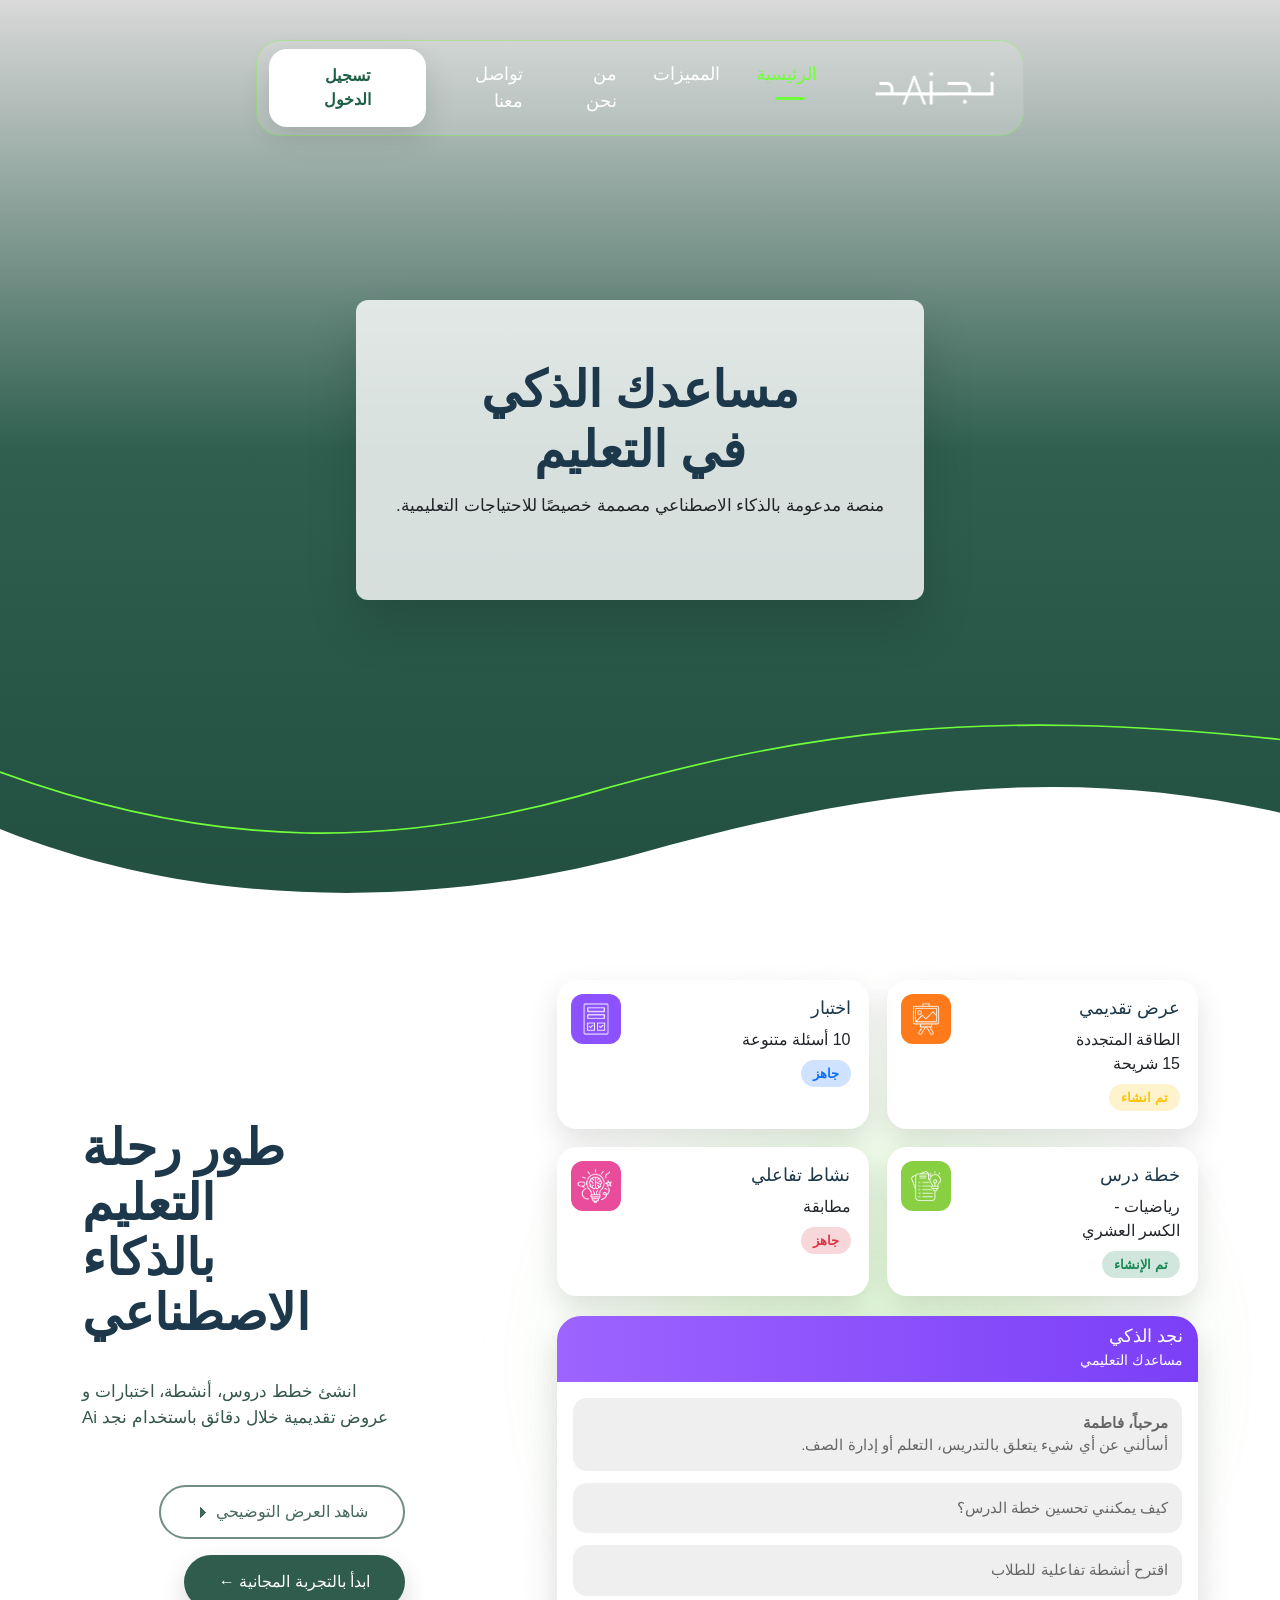
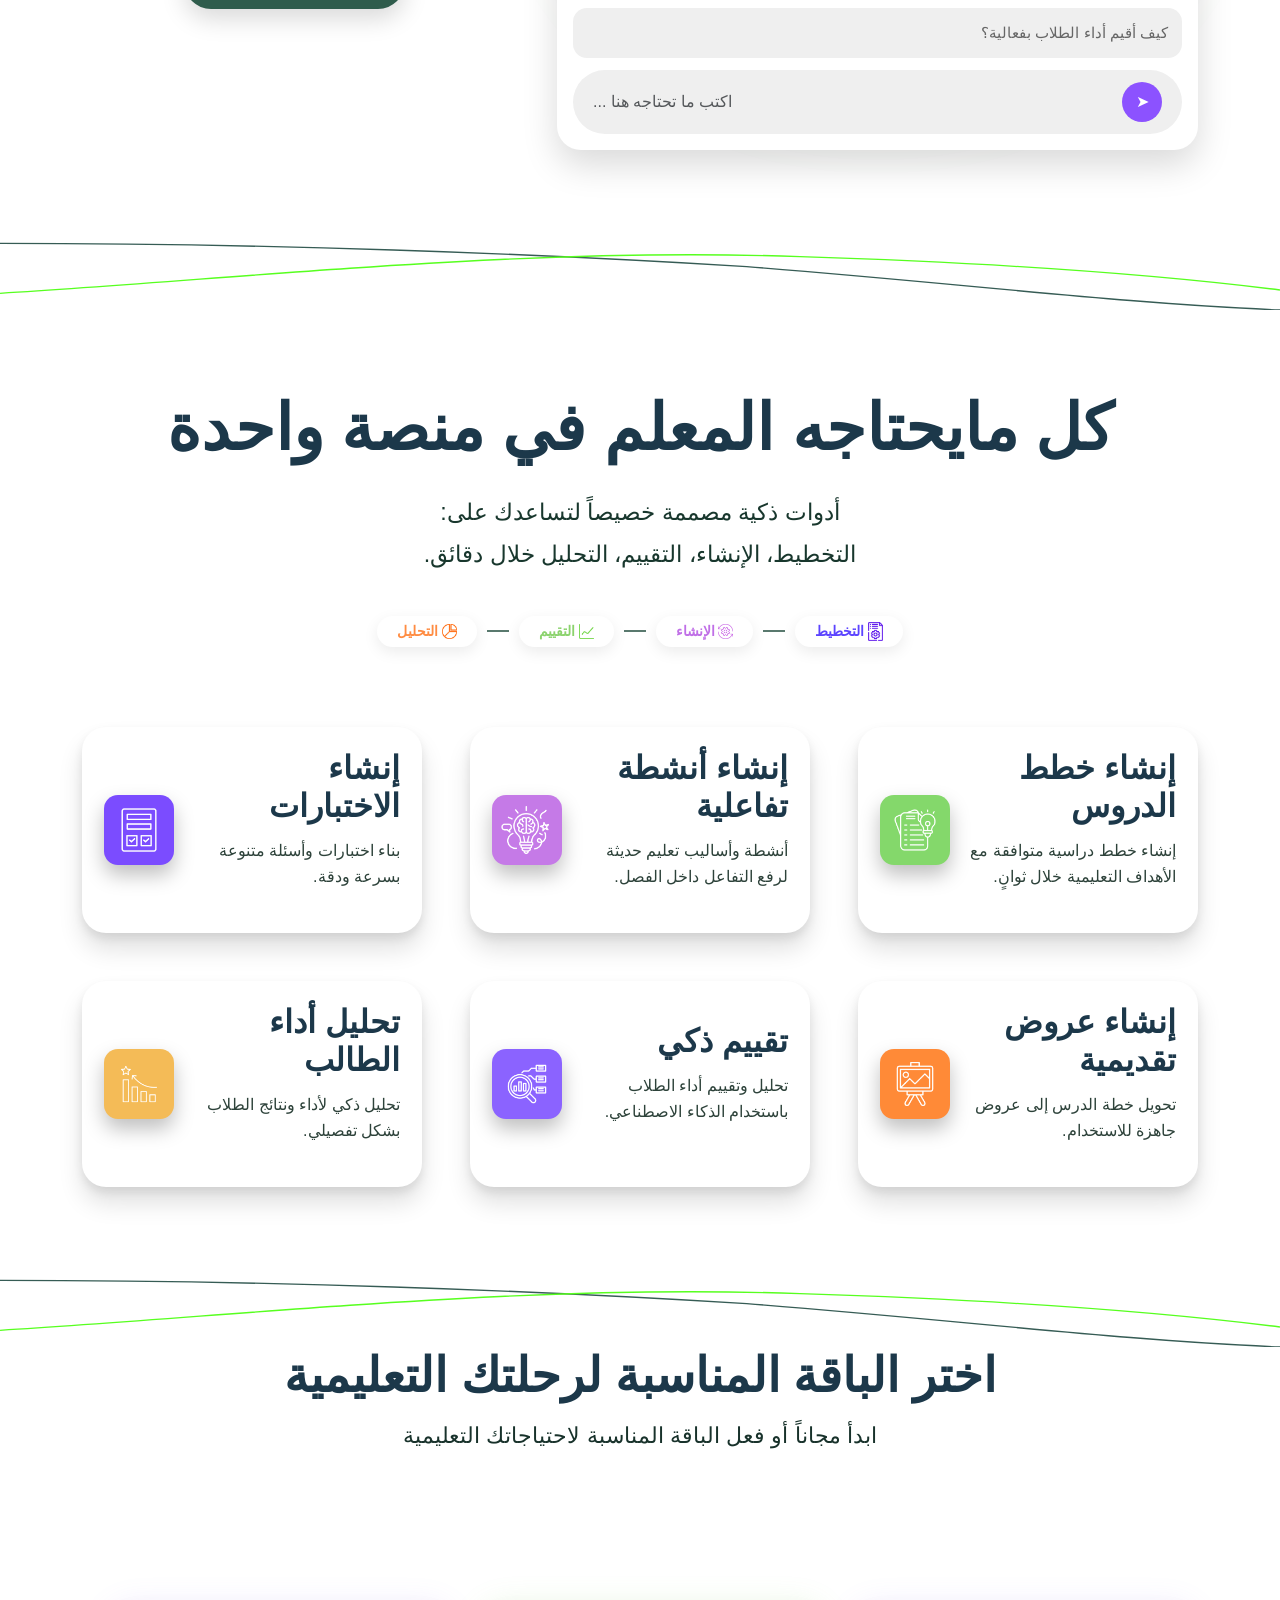
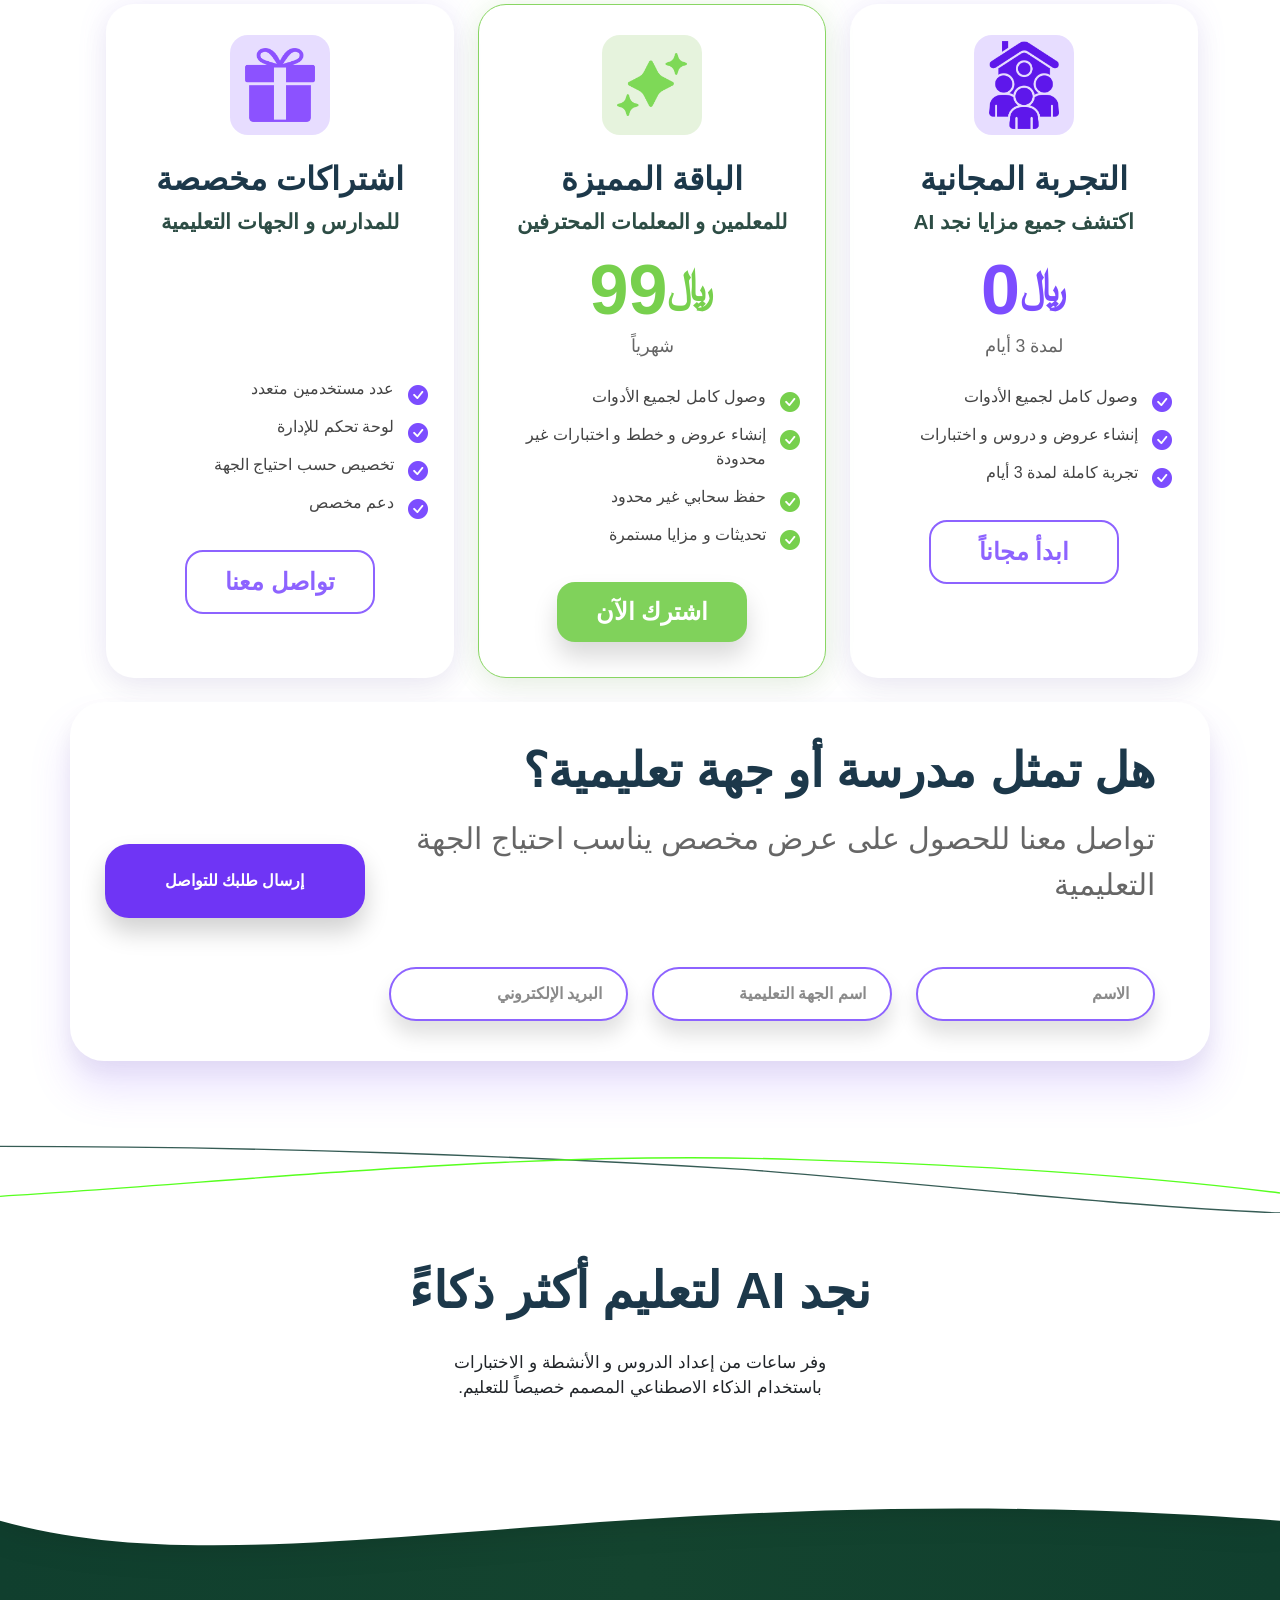
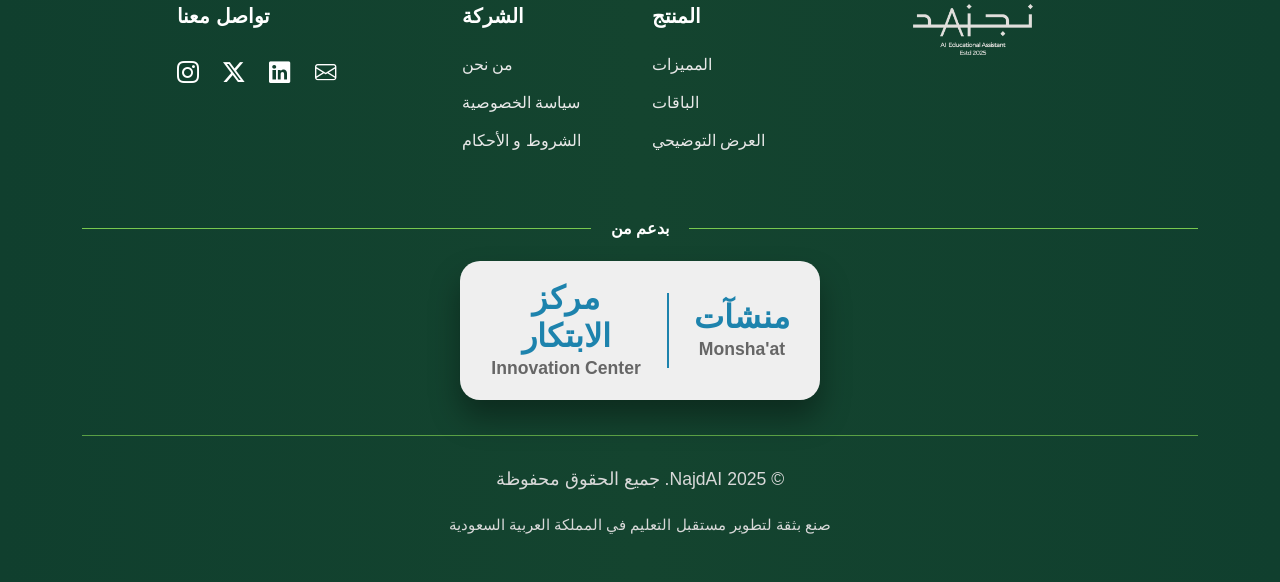
<file: index.html>
<!DOCTYPE html><html lang="ar" dir="rtl"><head><meta charset="UTF-8"><meta name="viewport" content="width=device-width, initial-scale=1.0"><title>الرئيسية</title><link href="https://cdn.jsdelivr.net/npm/bootstrap@5.3.8/dist/css/bootstrap.min.css" rel="stylesheet"><link rel="preconnect" href="https://fonts.googleapis.com"><link rel="preconnect" href="https://fonts.gstatic.com" crossorigin><link href="https://fonts.googleapis.com/css2?family=Noto+Naskh+Arabic:wght@400..700&display=swap" rel="stylesheet"><link href="https://cdn.jsdelivr.net/npm/bootstrap-icons@1.11.3/font/bootstrap-icons.css" rel="stylesheet"><link rel="stylesheet" href="assets/css/style.css"></head><body class="home-page"><nav class="navbar navbar-expand-lg custom-navbar"><div class="container"><a class="navbar-brand" href="index.html"><img src="assets/images/logo.png" alt="Logo" class="logo-white"><img src="assets/24.png" alt="Logo" class="logo-dark"></a><button class="navbar-toggler" type="button" data-bs-toggle="collapse" data-bs-target="#mainNav"><span class="navbar-toggler-icon"></span></button><div class="collapse navbar-collapse justify-content-center" id="mainNav"><ul class="navbar-nav mx-auto"><li class="nav-item"><a class="nav-link" href="index.html">الرئيسية</a></li><li class="nav-item"><a class="nav-link" href="features.html">المميزات</a></li><li class="nav-item"><a class="nav-link" href="about.html">من نحن</a></li><li class="nav-item"><a class="nav-link" href="contact.html">تواصل معنا</a></li></ul><a href="login.html" class="btn login-btn"><img src="assets/images/icons/1.png" alt="Login" class="login-icon" ><span>تسجيل الدخول</span></a></div></div></nav><section class="hero-area"><video class="hero-video" autoplay muted loop playsinline><source src="assets/images/الرئيسية.mp4" type="video/mp4"></video><div class="hero-overlay"></div><div class="content-card"><h1> مساعدك الذكي<br> في التعليم </h1><p> منصة مدعومة بالذكاء الاصطناعي مصممة خصيصًا للاحتياجات التعليمية. </p></div><div class="wave-wrapper"><svg viewBox="0 0 1440 320" preserveAspectRatio="none"><path class="wave-line" d="M0,160 C250,260 450,250 650,190 C900,110 1100,80 1440,120" /><path class="wave-fill" d="M0,230 C250,340 520,320 720,260 C980,180 1200,150 1440,210 L1440,320 L0,320 Z" /></svg></div></section><section class="hero"><div class="container"><div class="row align-items-center flex-column-reverse flex-md-row"><div class="col-lg-7"><div class="cards-wrapper"><div class="glow"></div><div class="top-cards"><div class="mini-card"><div class="icon-box orange"><img src="assets/images/icons/2.png" alt=""></div><h4>عرض تقديمي</h4><div>الطاقة المتجددة</div><div>15 شريحة</div><span class="badge-custom bg-warning-subtle text-warning mt-2">تم انشاء </span></div><div class="mini-card"><div class="icon-box purple"><img src="assets/images/icons/3.png" alt=""></div><h4>اختبار</h4><div>10 أسئلة متنوعة</div><span class="badge-custom bg-primary-subtle text-primary mt-2">جاهز</span></div><div class="mini-card"><div class="icon-box green"><img src="assets/images/icons/4.png" alt=""></div><h4>خطة درس</h4><div>رياضيات -</div><div>الكسر العشري</div><span class="badge-custom bg-success-subtle text-success mt-2">تم الإنشاء</span></div><div class="mini-card"><div class="icon-box pink"><img src="assets/images/icons/5.png" alt=""></div><h4>نشاط تفاعلي</h4><div>مطابقة</div><span class="badge-custom bg-danger-subtle text-danger mt-2">جاهز</span></div></div><div class="chat-card"><div class="chat-header"><h3 class="mb-0 text-white">نجد الذكي</h3><small>مساعدك التعليمي</small></div><div class="chat-body"><div class="msg"><b>مرحباً، فاطمة</b><br /> أسألني عن أي شيء يتعلق بالتدريس، التعلم أو إدارة الصف. </div><div class="msg">كيف يمكنني تحسين خطة الدرس؟</div><div class="msg">اقترح أنشطة تفاعلية للطلاب</div><div class="msg">كيف أقيم أداء الطلاب بفعالية؟</div><div class="input-box"><button class="send-btn">➤</button><span class="text-muted"> اكتب ما تحتاجه هنا ... </span></div></div></div></div></div><div class="col-lg-5"><div class="hero-content"><h1> طور رحلة التعليم<br /> بالذكاء الاصطناعي </h1><p>انشئ خطط دروس، أنشطة، اختبارات و عروض تقديمية خلال دقائق باستخدام نجد Ai</p><div class="d-flex gap-3 flex-wrap justify-content-lg-start justify-content-center"><button class="btn-video">شاهد العرض التوضيحي ⏵</button><button class="btn-demo">ابدأ بالتجربة المجانية ←</button></div></div></div></div></div></section><section class="curve-divider"><svg viewBox="0 0 1200 120" preserveAspectRatio="none"><path d="M0,20 C250,20 500,35 700,55 C900,80 1050,110 1200,120" class="line-dark" /><path d="M0,95 C250,70 500,25 750,40 C950,50 1100,70 1200,90" class="line-green" /></svg></section><section class="services-sect"><div class="container"><div class="row"><div class="com-md-12"><div class="text-center"><h2 class="services-sect-title"> كل مايحتاجه المعلم في منصة واحدة </h2><p class="services-sect-subtitle"> أدوات ذكية مصممة خصيصاً لتساعدك على: <br> التخطيط، الإنشاء، التقييم، التحليل خلال دقائق. </p></div><div class="services-sect-process-wrapper"><div class="services-sect-process"><span class="services-sect-step services-sect-plan"><img src="assets/images/icons/11.png" alt="icon"> التخطيط</span><span class="services-sect-connector"></span><span class="services-sect-step services-sect-create"><img src="assets/images/icons/12.png" alt="icon"> الإنشاء</span><span class="services-sect-connector"></span><span class="services-sect-step services-sect-evaluate"><img src="assets/images/icons/13.png" alt="icon"> التقييم</span><span class="services-sect-connector"></span><span class="services-sect-step services-sect-analyze"><img src="assets/images/icons/14.png" alt="icon"> التحليل</span></div></div><div class="row g-5"><div class="col-lg-4 col-md-6"><div class="services-sect-card flex-md-row flex-column-reverse"><div><h3 class="services-sect-card-title"> إنشاء خطط الدروس </h3><p class="services-sect-card-text"> إنشاء خطط دراسية متوافقة مع الأهداف التعليمية خلال ثوانٍ. </p></div><div class="services-sect-icon services-sect-green"><img src="assets/images/icons/4.png" alt=""></div></div></div><div class="col-lg-4 col-md-6"><div class="services-sect-card flex-md-row flex-column-reverse"><div><h3 class="services-sect-card-title"> إنشاء أنشطة تفاعلية </h3><p class="services-sect-card-text"> أنشطة وأساليب تعليم حديثة لرفع التفاعل داخل الفصل. </p></div><div class="services-sect-icon services-sect-purple"><img src="assets/images/icons/5.png" alt=""></div></div></div><div class="col-lg-4 col-md-6"><div class="services-sect-card flex-md-row flex-column-reverse"><div><h3 class="services-sect-card-title"> إنشاء الاختبارات </h3><p class="services-sect-card-text"> بناء اختبارات وأسئلة متنوعة بسرعة ودقة. </p></div><div class="services-sect-icon services-sect-violet"><img src="assets/images/icons/3.png" alt=""></div></div></div><div class="col-lg-4 col-md-6"><div class="services-sect-card flex-md-row flex-column-reverse"><div><h3 class="services-sect-card-title"> إنشاء عروض تقديمية </h3><p class="services-sect-card-text"> تحويل خطة الدرس إلى عروض جاهزة للاستخدام. </p></div><div class="services-sect-icon services-sect-orange"><img src="assets/images/icons/2.png" alt=""></div></div></div><div class="col-lg-4 col-md-6"><div class="services-sect-card flex-md-row flex-column-reverse"><div><h3 class="services-sect-card-title"> تقييم ذكي </h3><p class="services-sect-card-text"> تحليل وتقييم أداء الطلاب باستخدام الذكاء الاصطناعي. </p></div><div class="services-sect-icon services-sect-blue"><img src="assets/images/icons/7.png" alt=""></div></div></div><div class="col-lg-4 col-md-6"><div class="services-sect-card flex-md-row flex-column-reverse"><div><h3 class="services-sect-card-title"> تحليل أداء الطالب </h3><p class="services-sect-card-text"> تحليل ذكي لأداء ونتائج الطلاب بشكل تفصيلي. </p></div><div class="services-sect-icon services-sect-gold"><img src="assets/images/icons/8.png" alt=""></div></div></div></div></div></div></div></section><section class="curve-divider"><svg viewBox="0 0 1200 120" preserveAspectRatio="none"><path d="M0,20 C250,20 500,35 700,55 C900,80 1050,110 1200,120" class="line-dark" /><path d="M0,95 C250,70 500,25 750,40 C950,50 1100,70 1200,90" class="line-green" /></svg></section><section class="pricing-section pb-5"><div class="container"><div class="row"><div class="text-center mb-5"><h2 class="section-title"> اختر الباقة المناسبة لرحلتك التعليمية </h2><p class="section-subtitle"> ابدأ مجاناً أو فعل الباقة المناسبة لاحتياجاتك التعليمية </p></div><div class="row justify-content-center g-4"><div class="col-lg-4"><div class="pricing-card"><div class="icons-box gift-box"><img src="assets/images/icons/15.png" alt=""></div><h3 class="card-title">التجربة المجانية</h3><div class="card-subtitle"> اكتشف جميع مزايا نجد AI </div><div class="price-wrap"><span class="currency price-alt">﷼</span><span class="amount price-alt">0</span><div class="price-note"> لمدة 3 أيام </div></div><ul class="feature-list"><li><i class="bi bi-check-circle-fill check-alt"></i> وصول كامل لجميع الأدوات </li><li><i class="bi bi-check-circle-fill check-alt"></i> إنشاء عروض و دروس و اختبارات </li><li><i class="bi bi-check-circle-fill check-alt"></i> تجربة كاملة لمدة 3 أيام </li></ul><button class="btn btn-outline-custom"> ابدأ مجاناً </button></div></div><div class="col-lg-4"><div class="pricing-card featured-card"><div class="icons-box star-box"><img src="assets/images/icons/16.png" alt=""></div><h3 class="card-title">الباقة المميزة</h3><div class="card-subtitle"> للمعلمين و المعلمات المحترفين </div><div class="price-wrap"><span class="currency price-highlight">﷼</span><span class="amount price-highlight">99</span><div class="price-note"> شهرياً </div></div><ul class="feature-list"><li><i class="bi bi-check-circle-fill check-main"></i> وصول كامل لجميع الأدوات </li><li><i class="bi bi-check-circle-fill check-main"></i> إنشاء عروض و خطط و اختبارات غير محدودة </li><li><i class="bi bi-check-circle-fill check-main"></i> حفظ سحابي غير محدود </li><li><i class="bi bi-check-circle-fill check-main"></i> تحديثات و مزايا مستمرة </li></ul><button class="btn btn-solid-custom"> اشترك الآن </button></div></div><div class="col-lg-4"><div class="pricing-card"><div class="icons-box group-box"><img src="assets/images/icons/17.png" alt=""></div><h3 class="card-title">اشتراكات مخصصة</h3><div class="card-subtitle"> للمدارس و الجهات التعليمية </div><div style="height:105px;"></div><ul class="feature-list"><li><i class="bi bi-check-circle-fill check-alt"></i> عدد مستخدمين متعدد </li><li><i class="bi bi-check-circle-fill check-alt"></i> لوحة تحكم للإدارة </li><li><i class="bi bi-check-circle-fill check-alt"></i> تخصيص حسب احتياج الجهة </li><li><i class="bi bi-check-circle-fill check-alt"></i> دعم مخصص </li></ul><button class="btn btn-outline-custom"> تواصل معنا </button></div></div></div><div class="institution-box my-4"><div class="row align-items-center"><div class="col-lg-9"><h1 class="institution-title"> هل تمثل مدرسة أو جهة تعليمية؟ </h1><p class="institution-subtitle"> تواصل معنا للحصول على عرض مخصص يناسب احتياج الجهة التعليمية </p><div class="row g-4 mt-2"><div class="col-md-4"><div class="fake-field"> الاسم </div></div><div class="col-md-4"><div class="fake-field"> اسم الجهة التعليمية </div></div><div class="col-md-4"><div class="fake-field"> البريد الإلكتروني </div></div></div></div><div class="col-lg-3 text-center text-lg-start mt-4 mt-lg-0"><a href="#" class="institution-btn"> إرسال طلبك للتواصل </a></div></div></div></div></div></section><section class="curve-divider"><svg viewBox="0 0 1200 120" preserveAspectRatio="none"><path d="M0,20 C250,20 500,35 700,55 C900,80 1050,110 1200,120" class="line-dark" /><path d="M0,95 C250,70 500,25 750,40 C950,50 1100,70 1200,90" class="line-green" /></svg></section><section class="text-center py-5"><h1 class="mb-4"> نجد AI لتعليم أكثر ذكاءً </h1><p class="mb-0"> وفر ساعات من إعداد الدروس و الأنشطة و الاختبارات <br> باستخدام الذكاء الاصطناعي المصمم خصيصاً للتعليم. </p></section><footer class="footer-area"><div class="footer-wave"><svg viewBox="0 0 1440 180" preserveAspectRatio="none"><path fill="#ffffff" d="M0,80 C300,170 700,20 1440,80 L1440,0 L0,0 Z"></path></svg></div><div class="container"><div class="row text-center text-lg-start justify-content-center gy-5"><div class="col-lg-3 col-md-6"><div class="footer-logo"><img class="img-fluid" src="assets/25.png" alt=""></div></div><div class="col-lg-2 col-md-6"><h5 class="footer-title">المنتج</h5><ul class="footer-links"><li><a href="features.html">المميزات</a></li><li><a href="#">الباقات</a></li><li><a href="#">العرض التوضيحي</a></li></ul></div><div class="col-lg-2 col-md-6"><h5 class="footer-title">الشركة</h5><ul class="footer-links"><li><a href="about.html">من نحن</a></li><li><a href="privacy-policy.html">سياسة الخصوصية</a></li><li><a href="terms-conditions.html">الشروط و الأحكام</a></li></ul></div><div class="col-lg-3 col-md-6"><h5 class="footer-title">تواصل معنا</h5><div class="social-links"><a href="#"><i class="bi bi-envelope"></i></a><a href="#"><i class="bi bi-linkedin"></i></a><a href="#"><i class="bi bi-twitter-x"></i></a><a href="#"><i class="bi bi-instagram"></i></a></div></div></div><div class="support-area"><div class="support-header"><span>بدعم من</span></div><div class="support-card"><div class="support-brand"><div class="support-name">منشآت</div><div class="support-sub">Monsha'at</div></div><div class="support-divider"></div><div class="support-brand"><div class="support-name">مركز الابتكار</div><div class="support-sub">Innovation Center</div></div></div></div><div class="footer-bottom"><p class="copyright"> © 2025 NajdAI. جميع الحقوق محفوظة </p><p class="location"> صنع بثقة لتطوير مستقبل التعليم في المملكة العربية السعودية </p></div></div></footer><script src="https://cdn.jsdelivr.net/npm/bootstrap@5.3.2/dist/js/bootstrap.bundle.min.js"></script><script src="https://code.jquery.com/jquery-3.7.1.min.js"></script><script src="assets/js/main.js"></script></body></html>
</file>
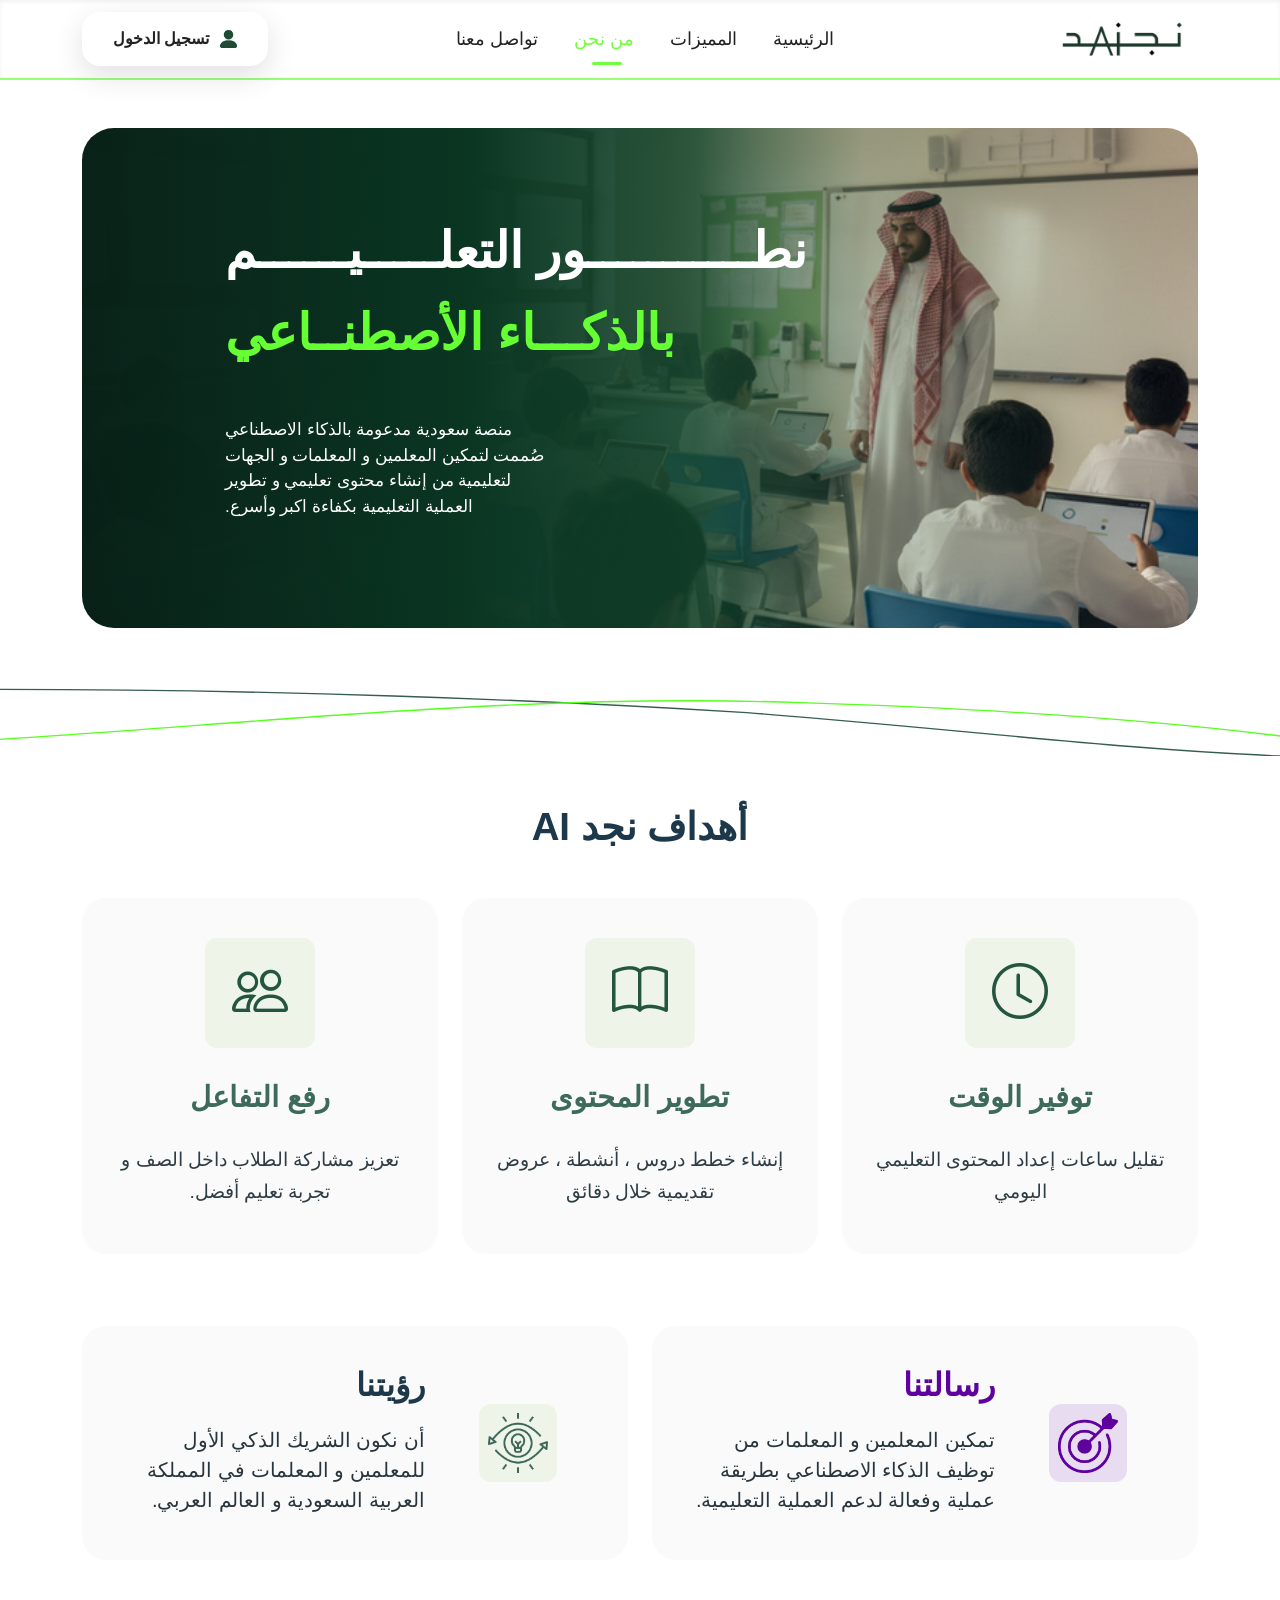
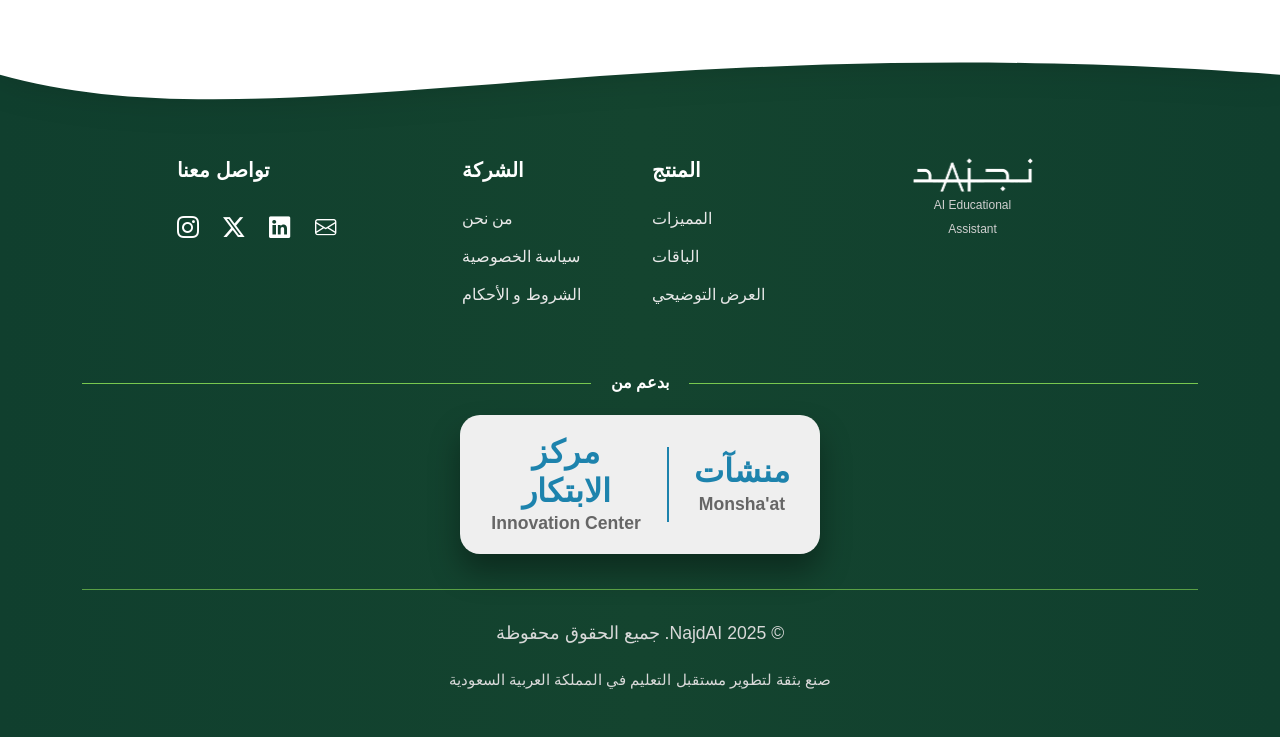
<file: about.html>
<!DOCTYPE html>
<html lang="ar" dir="rtl" >
<head>
    <meta charset="UTF-8">
    <meta name="viewport" content="width=device-width, initial-scale=1.0">
    <title> من نحن </title>
    <!-- Bootstrap 5 CSS -->
<link href="https://cdn.jsdelivr.net/npm/bootstrap@5.3.8/dist/css/bootstrap.min.css" rel="stylesheet">

<!-- Google Font -->
<link rel="preconnect" href="https://fonts.googleapis.com">
<link rel="preconnect" href="https://fonts.gstatic.com" crossorigin>

<link href="https://fonts.googleapis.com/css2?family=Tajawal:wght@300;400;500;700;800&display=swap" rel="stylesheet">
<link href="https://cdn.jsdelivr.net/npm/bootstrap-icons@1.11.3/font/bootstrap-icons.css" rel="stylesheet">

<!-- Custom CSS -->
<link rel="stylesheet" href="assets/css/style.css">
</head>

<body class="inner-page">

    
<nav class="navbar navbar-expand-lg custom-navbar">
    <div class="container">

        <a class="navbar-brand" href="index.html">
            <img src="assets/images/logo.png" alt="Logo" class="logo-white">
            <img src="assets/images/dark-logo.png" alt="Logo" class="logo-dark">
        </a>

        <button class="navbar-toggler" type="button"
            data-bs-toggle="collapse"
            data-bs-target="#mainNav">
            <span class="navbar-toggler-icon"></span>
        </button>

        <div class="collapse navbar-collapse justify-content-center" id="mainNav">

            <ul class="navbar-nav mx-auto">

                <li class="nav-item">
                    <a class="nav-link" href="index.html">الرئيسية</a>
                </li>

                 <li class="nav-item">
                    <a class="nav-link" href="features.html">المميزات</a>
                </li>

                <li class="nav-item">
                    <a class="nav-link" href="about.html">من نحن</a>
                </li>
                <li class="nav-item">
                    <a class="nav-link" href="contact.html">تواصل معنا</a>
                </li>



            </ul>

       <a href="login.html" class="btn login-btn">

    <img
        src="assets/images/icons/1.png"
        alt="Login"
        class="login-icon"
    >

    <span>تسجيل الدخول</span>

</a>

        </div>
    </div>
</nav>



<section class="py-5">
    <div class="container">
        <div class="common-hero about-hero position-relative overflow-hidden rounded-5">

            <div class="row align-items-center h-100">
                <div class="col-lg-11">
                    <div class="hero-content pt-5 p-5 mt-md-5 mt-0 text-white">

                        <h1 class="fw-bold mb-4 text-white">
                           نطـــــــــــور  التعلـــــيــــــم
                        </h1>

                        <h2 class="fw-bold mb-4 hero-highlight">
                           بالذكـــاء الأصطنــاعي
                        </h2>

                        <p class="mb-0 text-white">
                           منصة سعودية مدعومة بالذكاء الاصطناعي
                            <br>
                           صُممت لتمكين المعلمين و المعلمات و الجهات <br>
                           لتعليمية من إنشاء محتوى تعليمي و تطوير <br>
                           العملية التعليمية بكفاءة اكبر وأسرع.
                        </p>

                    </div>
                </div>
            </div>

        </div>
    </div>
</section>

<section class="curve-divider">
    <svg viewBox="0 0 1200 120" preserveAspectRatio="none">
        <!-- Dark line -->
        <path
            d="M0,20 C250,20 500,35 700,55 C900,80 1050,110 1200,120"
            class="line-dark"
        />

        <!-- Green line -->
        <path
            d="M0,95 C250,70 500,25 750,40 C950,50 1100,70 1200,90"
            class="line-green"
        />
    </svg>
</section>


<section class="najd-goals-section py-5">
    <div class="container">

        <!-- Title -->
        <div class="text-center mb-5">
            <h2 class="najd-goals-title">
                أهداف نجد AI
            </h2>
        </div>

        <!-- Top Cards -->
        <div class="row g-4 justify-content-center">

            
            <!-- Card 3 -->
            <div class="col-lg-4 col-md-6">
                <div class="najd-goal-card">

                    <div class="najd-goal-icon">
                        <i class="bi bi-clock"></i>
                    </div>

                    <h3>توفير الوقت</h3>

                    <p>
                        تقليل ساعات إعداد المحتوى
                        التعليمي اليومي
                    </p>

                </div>
            </div>




            <!-- Card 2 -->
            <div class="col-lg-4 col-md-6">
                <div class="najd-goal-card">

                    <div class="najd-goal-icon">
                        <i class="bi bi-book"></i>
                    </div>

                    <h3>تطوير المحتوى</h3>

                    <p>
                        إنشاء خطط دروس ، أنشطة ،
                        عروض تقديمية خلال دقائق
                    </p>

                </div>
            </div>


            <!-- Card 1 -->
            <div class="col-lg-4 col-md-6">
                <div class="najd-goal-card">

                    <div class="najd-goal-icon">
                        <i class="bi bi-people"></i>
                    </div>

                    <h3>رفع التفاعل</h3>

                    <p>
                        تعزيز مشاركة الطلاب داخل
                        الصف و تجربة تعليم أفضل.
                    </p>

                </div>
            </div>

        </div>

        <!-- Bottom Cards -->
        <div class="row g-4 justify-content-center mt-5">

            <!-- Mission -->
            <div class="col-lg-6">
                <div class="najd-info-box">

                    <div class="row align-items-center">

                        <div class="col-4 text-center">
                            <div class="najd-info-icon najd-info-icon-purple bg_extra">
                                <img src="assets/images/icons/22.png" alt="">
                            </div>
                        </div>

                        <div class="col-8">
                            <h3 class="najd-info-title" style="color: rgb(94, 1, 159) !important;">
                                رسالتنا
                            </h3>

                            <p class="najd-info-text">
                                تمكين المعلمين و المعلمات من توظيف
                                الذكاء الاصطناعي بطريقة عملية وفعالة
                                لدعم العملية التعليمية.
                            </p>
                        </div>

                    </div>

                </div>
            </div>


            <!-- Vision -->
            <div class="col-lg-6">
                <div class="najd-info-box">

                    <div class="row align-items-center">

                        <div class="col-4 text-center">
                            <div class="najd-info-icon najd-info-icon-green">
                                <img src="assets/images/icons/23.png" alt="">
                            </div>
                        </div>

                        <div class="col-8">
                            <h3 class="najd-info-title">
                                رؤيتنا
                            </h3>

                            <p class="najd-info-text">
                                أن نكون الشريك الذكي الأول للمعلمين و
                                المعلمات في المملكة العربية السعودية و
                                العالم العربي.
                            </p>
                        </div>

                    </div>

                </div>
            </div>



        </div>

    </div>
</section>


<footer class="footer-area">

    <!-- Top Wave -->
    <div class="footer-wave">
        <svg viewBox="0 0 1440 180" preserveAspectRatio="none">
            <path
                fill="#ffffff"
                d="M0,80
                   C300,170 700,20 1440,80
                   L1440,0
                   L0,0
                   Z">
            </path>
        </svg>
    </div>

    <div class="container">

        <div class="row text-center text-lg-start justify-content-center gy-5">

            <!-- Logo -->
            <div class="col-lg-3 col-md-6">
                <div class="footer-logo">
                    <img class="img-fluid" src="assets/images/logo.png" alt="">
                    <small>AI Educational Assistant</small>
                </div>
            </div>

            <!-- Product -->
            <div class="col-lg-2 col-md-6">
                <h5 class="footer-title">المنتج</h5>

                <ul class="footer-links">
                    <li><a href="features.html">المميزات</a></li>
                    <li><a href="#">الباقات</a></li>
                    <li><a href="#">العرض التوضيحي</a></li>
                </ul>
            </div>

            <!-- Company -->
            <div class="col-lg-2 col-md-6">
                <h5 class="footer-title">الشركة</h5>

                <ul class="footer-links">
                    <li><a href="about.html">من نحن</a></li>
                    <li><a href="privacy-policy.html">سياسة الخصوصية</a></li>
                    <li><a href="terms-conditions.html">الشروط و الأحكام</a></li>
                </ul>
            </div>

            <!-- Contact -->
            <div class="col-lg-3 col-md-6">
                <h5 class="footer-title">تواصل معنا</h5>

                <div class="social-links">

                    <a href="#">
                        <i class="bi bi-envelope"></i>
                    </a>

                    <a href="#">
                        <i class="bi bi-linkedin"></i>
                    </a>

                    <a href="#">
                        <i class="bi bi-twitter-x"></i>
                    </a>

                    <a href="#">
                        <i class="bi bi-instagram"></i>
                    </a>

                </div>
            </div>

        </div>

        <!-- Supported -->
        <div class="support-area">

            <div class="support-header">
                <span>بدعم من</span>
            </div>

            <div class="support-card">

                <div class="support-brand">
                    <div class="support-name">منشآت</div>
                    <div class="support-sub">Monsha'at</div>
                </div>

                <div class="support-divider"></div>

                <div class="support-brand">
                    <div class="support-name">مركز الابتكار</div>
                    <div class="support-sub">Innovation Center</div>
                </div>

            </div>

        </div>

        <!-- Bottom -->
        <div class="footer-bottom">

            <p class="copyright">
                © 2025 NajdAI. جميع الحقوق محفوظة
            </p>

            <p class="location">
                صنع بثقة لتطوير مستقبل التعليم في المملكة العربية السعودية
            </p>

        </div>

    </div>

</footer>



<script src="https://cdn.jsdelivr.net/npm/bootstrap@5.3.2/dist/js/bootstrap.bundle.min.js"></script>
 <script src="https://code.jquery.com/jquery-3.7.1.min.js"></script>
<script src="assets/js/main.js"></script>



</body>
</html>
</file>
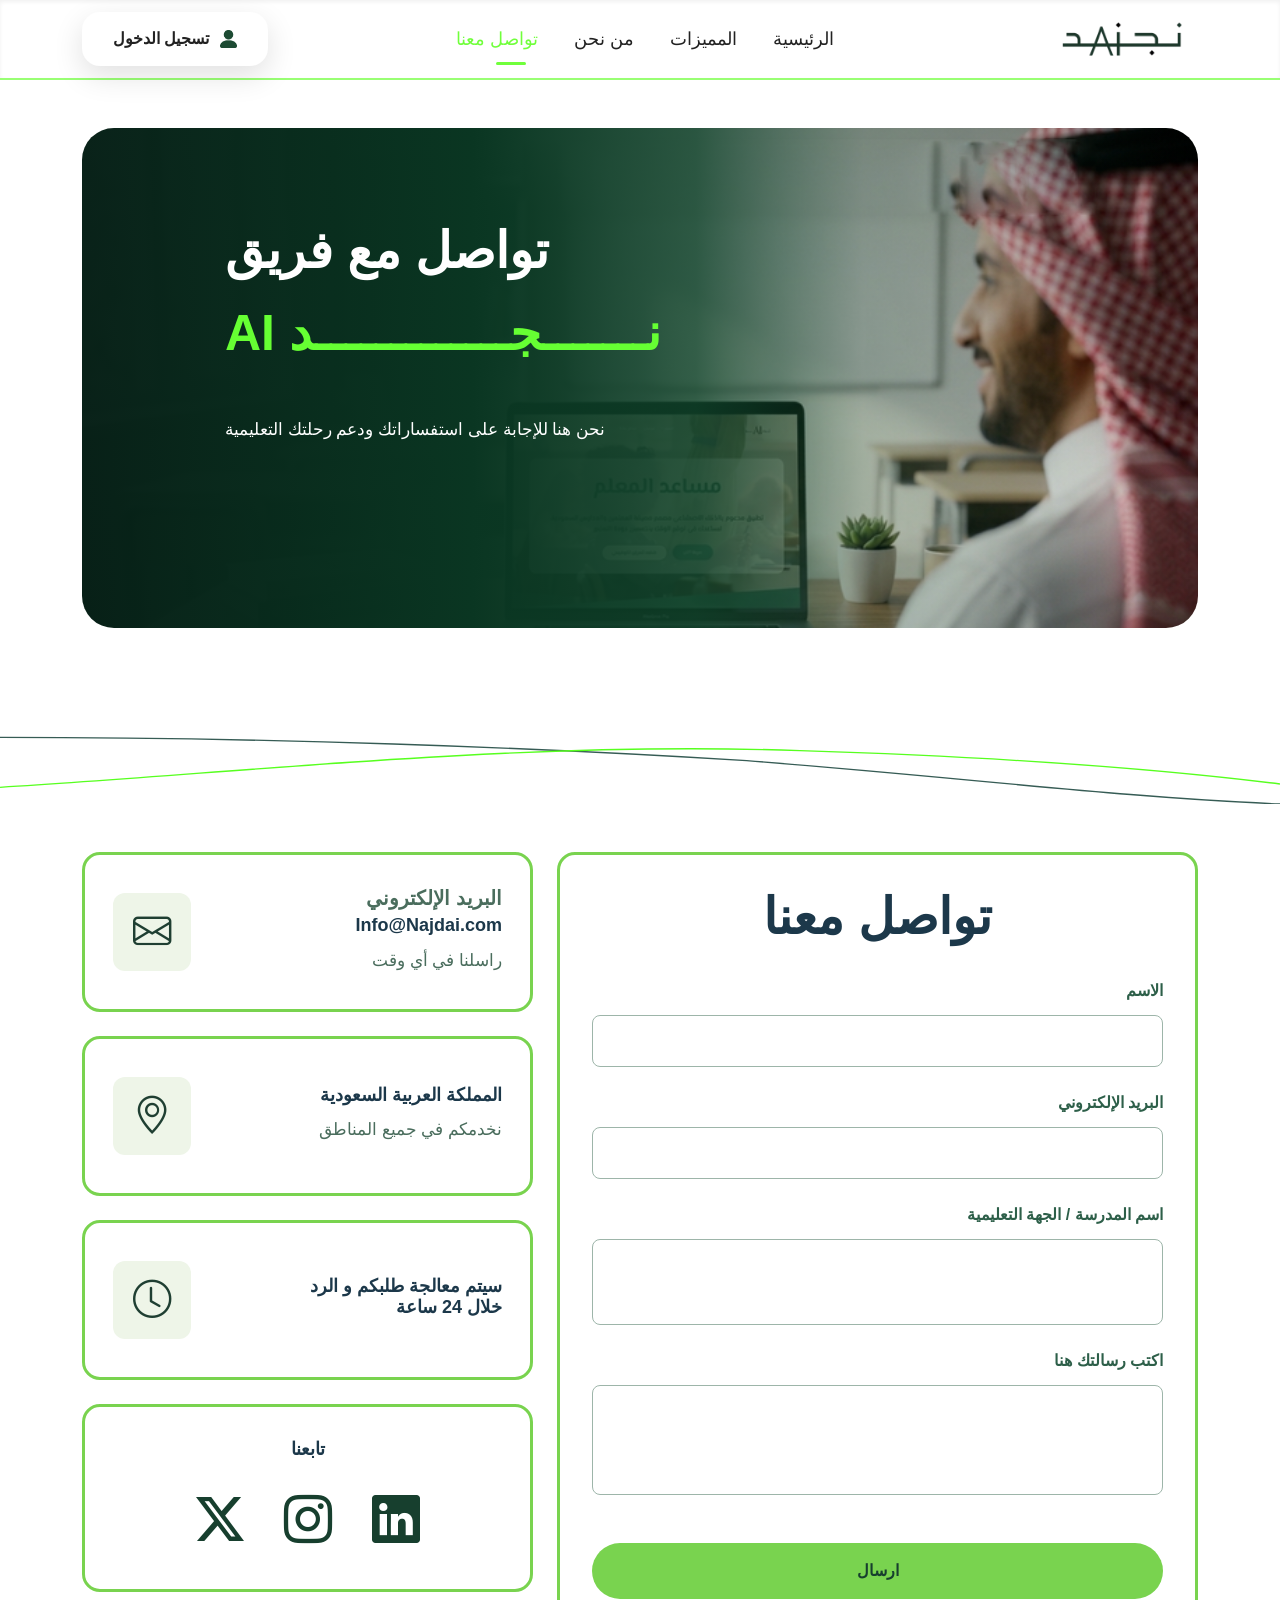
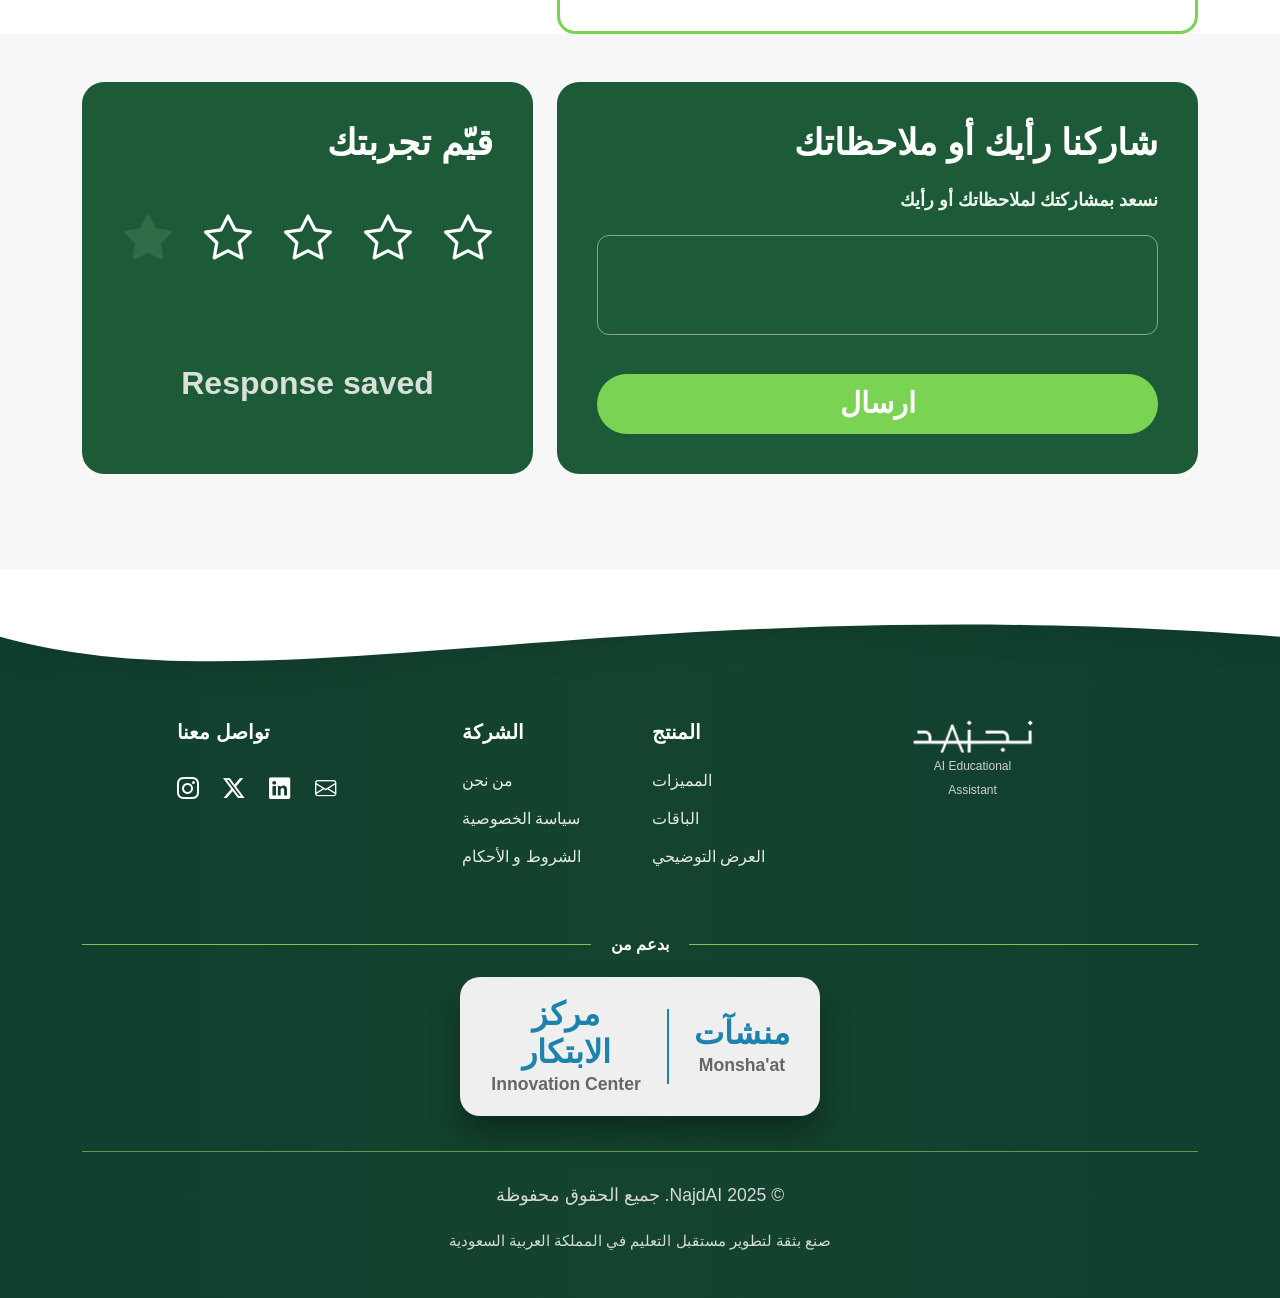
<file: contact.html>
<!DOCTYPE html>
<html lang="ar" dir="rtl">
<head>
    <meta charset="UTF-8">
    <meta name="viewport" content="width=device-width, initial-scale=1.0">
    <title> تواصل معنا </title>
    <!-- Bootstrap 5 CSS -->
<link href="https://cdn.jsdelivr.net/npm/bootstrap@5.3.8/dist/css/bootstrap.min.css" rel="stylesheet">

<!-- Google Font -->
<link rel="preconnect" href="https://fonts.googleapis.com">
<link rel="preconnect" href="https://fonts.gstatic.com" crossorigin>

<link href="https://fonts.googleapis.com/css2?family=Tajawal:wght@300;400;500;700;800&display=swap" rel="stylesheet">

    <link href="https://cdn.jsdelivr.net/npm/bootstrap-icons@1.11.3/font/bootstrap-icons.css" rel="stylesheet">

<!-- Custom CSS -->
<link rel="stylesheet" href="assets/css/style.css">
</head>



<body class="inner-page">
    
<nav class="navbar navbar-expand-lg custom-navbar">
    <div class="container">

        <a class="navbar-brand" href="index.html">
            <img src="assets/images/logo.png" alt="Logo" class="logo-white">
            <img src="assets/images/dark-logo.png" alt="Logo" class="logo-dark">
        </a>

        <button class="navbar-toggler" type="button"
            data-bs-toggle="collapse"
            data-bs-target="#mainNav">
            <span class="navbar-toggler-icon"></span>
        </button>

        <div class="collapse navbar-collapse justify-content-center" id="mainNav">

            <ul class="navbar-nav mx-auto">

                <li class="nav-item">
                    <a class="nav-link" href="index.html">الرئيسية</a>
                </li>

                 <li class="nav-item">
                    <a class="nav-link" href="features.html">المميزات</a>
                </li>

                <li class="nav-item">
                    <a class="nav-link" href="about.html">من نحن</a>
                </li>
                <li class="nav-item">
                    <a class="nav-link" href="contact.html">تواصل معنا</a>
                </li>



            </ul>

       <a href="login.html" class="btn login-btn">

    <img
        src="assets/images/icons/1.png"
        alt="Login"
        class="login-icon"
    >

    <span>تسجيل الدخول</span>

</a>

        </div>
    </div>
</nav>



<section class="py-5">
    <div class="container">
        <div class="common-hero contact-hero position-relative overflow-hidden rounded-5">

            <div class="row align-items-center h-100">
                <div class="col-lg-11">
                    <div class="hero-content pt-5 p-5 mt-md-5 mt-0  text-white">

                        <h1 class="fw-bold mb-4 text-white">
                            تواصل مع فريق
                        </h1>

                        <h2 class="fw-bold mb-4 hero-highlight">
                            نـــــــجـــــــــــــد AI
                        </h2>

                        <p class="mb-0 text-white">
                            نحن هنا للإجابة على استفساراتك ودعم رحلتك التعليمية
                        </p>

                    </div>
                </div>
            </div>

        </div>
    </div>
</section>




<section class="najd-contact-section pt-5">
<div class="curve-divider">
    <svg viewBox="0 0 1200 120" preserveAspectRatio="none">
        <!-- Dark line -->
        <path
            d="M0,20 C250,20 500,35 700,55 C900,80 1050,110 1200,120"
            class="line-dark"
        />

        <!-- Green line -->
        <path
            d="M0,95 C250,70 500,25 750,40 C950,50 1100,70 1200,90"
            class="line-green"
        />
    </svg>
</div>
    <div class="container">
        <div class="row g-4 pt-5">
            <!-- Contact Form -->
            <div class="col-lg-7">

                <div class="najd-contact-form-card">

                    <h2 class="najd-contact-title">
                        تواصل معنا
                    </h2>

                    <form>

                        <div class="mb-4">
                            <label class="form-label najd-label">الاسم</label>
                            <input type="text" class="form-control najd-input">
                        </div>

                        <div class="mb-4">
                            <label class="form-label najd-label">البريد الإلكتروني</label>
                            <input type="email" class="form-control najd-input">
                        </div>

                        <div class="mb-4">
                            <label class="form-label najd-label">
                                اسم المدرسة / الجهة التعليمية
                            </label>

                            <textarea rows="3" class="form-control najd-input"></textarea>
                        </div>

                        <div class="mb-5">
                            <label class="form-label najd-label">
                                اكتب رسالتك هنا
                            </label>

                            <textarea rows="4" class="form-control najd-input"></textarea>
                        </div>

                        <button type="submit" class="najd-submit-btn">
                            ارسال
                        </button>

                    </form>

                </div>

            </div>

            <!-- Contact Info -->
            <div class="col-lg-5">

                <!-- Email -->
                <div class="najd-info-card">

                    <div class="najd-info-icon">
                        <i class="bi bi-envelope"></i>
                    </div>

                    <div class="najd-info-content">
                        <h5>البريد الإلكتروني</h5>
                        <h4>Info@Najdai.com</h4>
                        <p>راسلنا في أي وقت</p>
                    </div>

                </div>

                <!-- Location -->
                <div class="najd-info-card">

                    <div class="najd-info-icon">
                        <i class="bi bi-geo-alt"></i>
                    </div>

                    <div class="najd-info-content">
                        <h4>المملكة العربية السعودية</h4>
                        <p>نخدمكم في جميع المناطق</p>
                    </div>

                </div>

                <!-- Time -->
                <div class="najd-info-card">

                    <div class="najd-info-icon">
                        <i class="bi bi-clock"></i>
                    </div>

                    <div class="najd-info-content">
                        <h4>
                            سيتم معالجة طلبكم و الرد
                            <br>
                            خلال 24 ساعة
                        </h4>
                    </div>

                </div>

                <!-- Social -->
                <div class="najd-social-card">

                    <h4>تابعنا</h4>

                    <div class="najd-social-icons">

                        <a href="#">
                            <i class="bi bi-linkedin"></i>
                        </a>

                        <a href="#">
                            <i class="bi bi-instagram"></i>
                        </a>

                        <a href="#">
                            <i class="bi bi-twitter-x"></i>
                        </a>

                    </div>

                </div>

            </div>



        </div>

    </div>
</section>




<section class="najd-feedback-section py-5">
    <div class="container pb-5">

        <div class="row g-4">
   <!-- Feedback Form -->
            <div class="col-lg-7">
                <div class="najd-feedback-card">

                    <h2 class="najd-feedback-title text-white">
                        شاركنا رأيك أو ملاحظاتك
                    </h2>

                    <p class="najd-feedback-subtitle">
                        نسعد بمشاركتك لملاحظاتك أو رأيك
                    </p>

                    <form>

                        <textarea
                            class="najd-feedback-textarea"
                            rows="4"></textarea>

                        <button type="submit" class="najd-feedback-btn">
                            ارسال
                        </button>


                    </form>

                </div>
            </div>
            <!-- Rating Card -->
            <div class="col-lg-5">
                <div class="najd-feedback-card">

                    <h2 class="najd-feedback-title text-white">
                        قيّم تجربتك
                    </h2>

                    <div class="najd-stars-wrap">

                        <button type="button" class="najd-star-btn">
                            <i class="bi bi-star"></i>
                        </button>

                        <button type="button" class="najd-star-btn">
                            <i class="bi bi-star"></i>
                        </button>

                        <button type="button" class="najd-star-btn">
                            <i class="bi bi-star"></i>
                        </button>

                        <button type="button" class="najd-star-btn">
                            <i class="bi bi-star"></i>
                        </button>

                        <button type="button" class="najd-star-btn active">
                            <i class="bi bi-star-fill"></i>
                        </button>

                    </div>

                    <div class="najd-feedback-message">
                        Response saved
                    </div>

                </div>
            </div>

         

        </div>

    </div>
</section>





<footer class="footer-area">

    <!-- Top Wave -->
    <div class="footer-wave">
        <svg viewBox="0 0 1440 180" preserveAspectRatio="none">
            <path
                fill="#ffffff"
                d="M0,80
                   C300,170 700,20 1440,80
                   L1440,0
                   L0,0
                   Z">
            </path>
        </svg>
    </div>

    <div class="container">

        <div class="row text-center text-lg-start justify-content-center gy-5">

            <!-- Logo -->
            <div class="col-lg-3 col-md-6">
                <div class="footer-logo">
                    <img class="img-fluid" src="assets/images/logo.png" alt="">
                    <small>AI Educational Assistant</small>
                </div>
            </div>

            <!-- Product -->
            <div class="col-lg-2 col-md-6">
                <h5 class="footer-title">المنتج</h5>

                <ul class="footer-links">
                    <li><a href="features.html">المميزات</a></li>
                    <li><a href="#">الباقات</a></li>
                    <li><a href="#">العرض التوضيحي</a></li>
                </ul>
            </div>

            <!-- Company -->
            <div class="col-lg-2 col-md-6">
                <h5 class="footer-title">الشركة</h5>

                <ul class="footer-links">
                    <li><a href="about.html">من نحن</a></li>
                    <li><a href="privacy-policy.html">سياسة الخصوصية</a></li>
                    <li><a href="terms-conditions.html">الشروط و الأحكام</a></li>
                </ul>
            </div>

            <!-- Contact -->
            <div class="col-lg-3 col-md-6">
                <h5 class="footer-title">تواصل معنا</h5>

                <div class="social-links">

                    <a href="#">
                        <i class="bi bi-envelope"></i>
                    </a>

                    <a href="#">
                        <i class="bi bi-linkedin"></i>
                    </a>

                    <a href="#">
                        <i class="bi bi-twitter-x"></i>
                    </a>

                    <a href="#">
                        <i class="bi bi-instagram"></i>
                    </a>

                </div>
            </div>

        </div>

        <!-- Supported -->
        <div class="support-area">

            <div class="support-header">
                <span>بدعم من</span>
            </div>

            <div class="support-card">

                <div class="support-brand">
                    <div class="support-name">منشآت</div>
                    <div class="support-sub">Monsha'at</div>
                </div>

                <div class="support-divider"></div>

                <div class="support-brand">
                    <div class="support-name">مركز الابتكار</div>
                    <div class="support-sub">Innovation Center</div>
                </div>

            </div>

        </div>

        <!-- Bottom -->
        <div class="footer-bottom">

            <p class="copyright">
                © 2025 NajdAI. جميع الحقوق محفوظة
            </p>

            <p class="location">
                صنع بثقة لتطوير مستقبل التعليم في المملكة العربية السعودية
            </p>

        </div>

    </div>

</footer>





<script src="https://cdn.jsdelivr.net/npm/bootstrap@5.3.2/dist/js/bootstrap.bundle.min.js"></script>
 <script src="https://code.jquery.com/jquery-3.7.1.min.js"></script>
<script src="assets/js/main.js"></script>



</body>



</html>
</file>
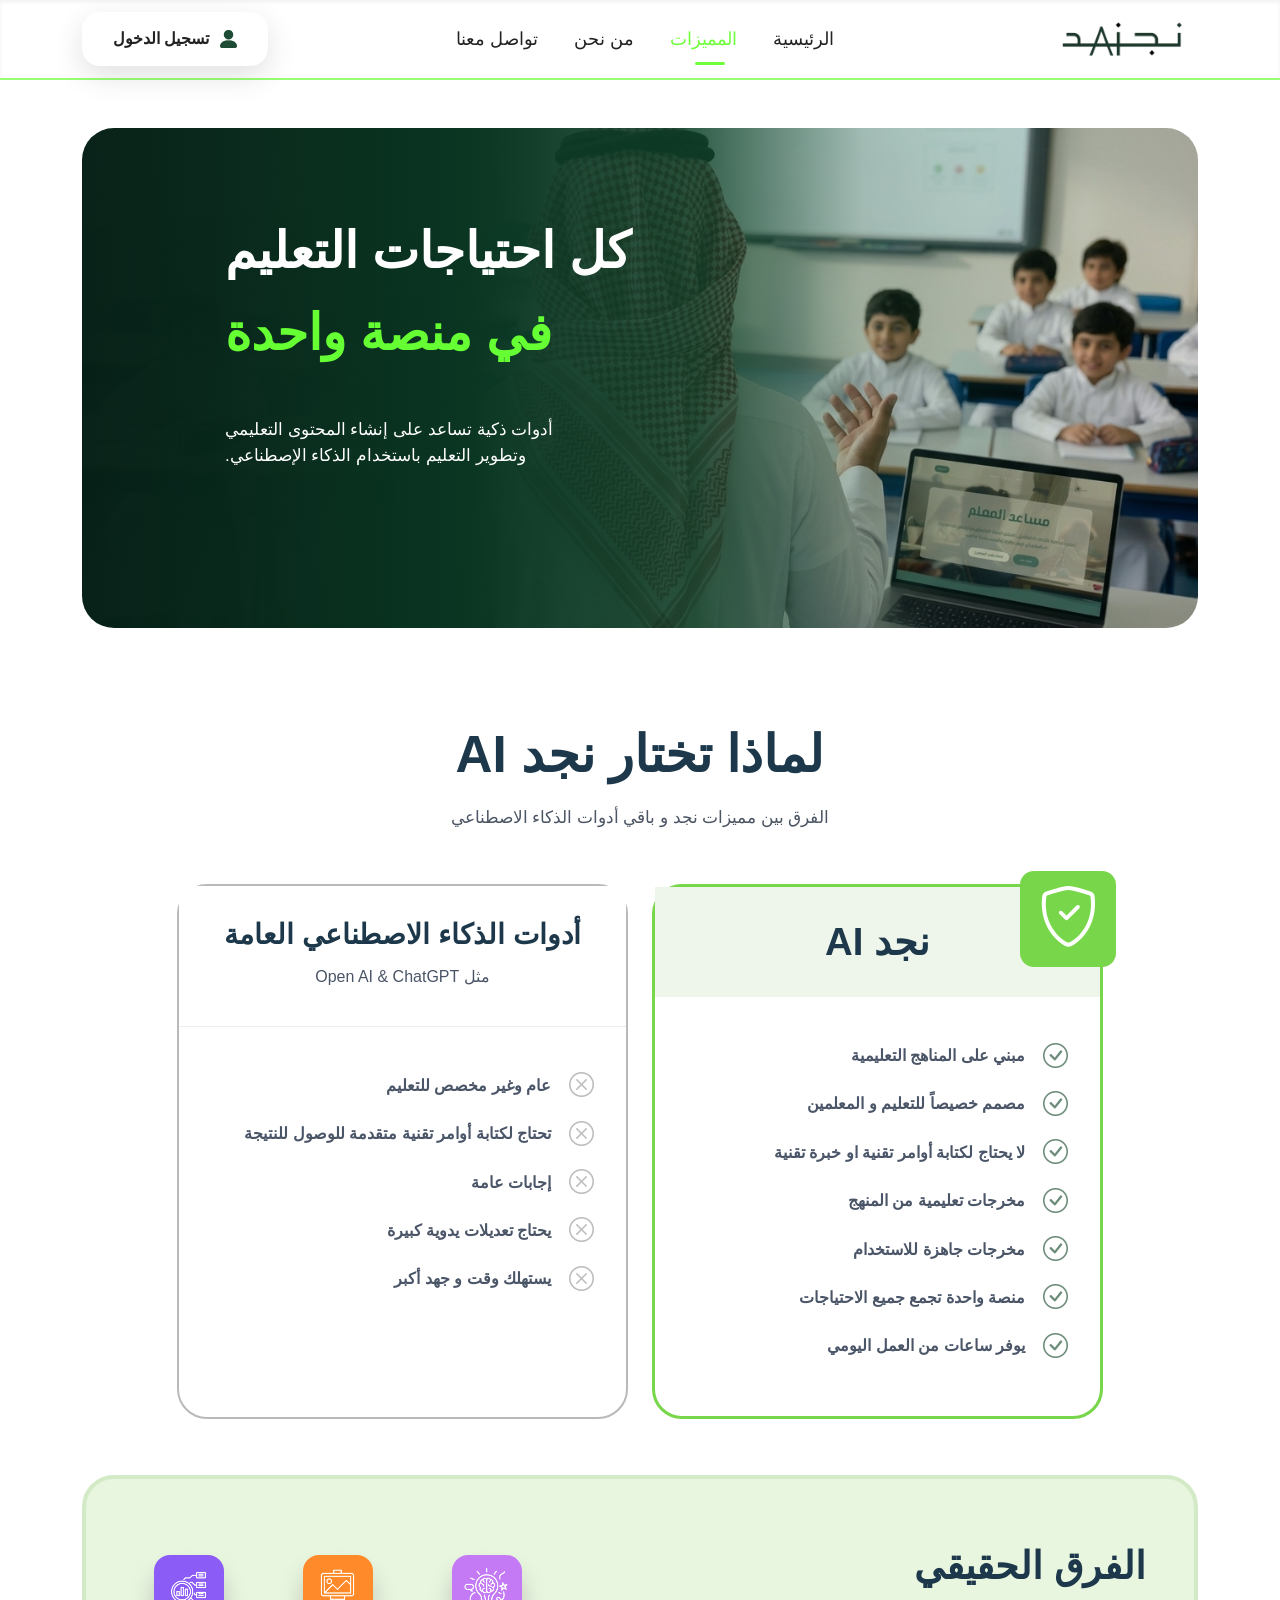
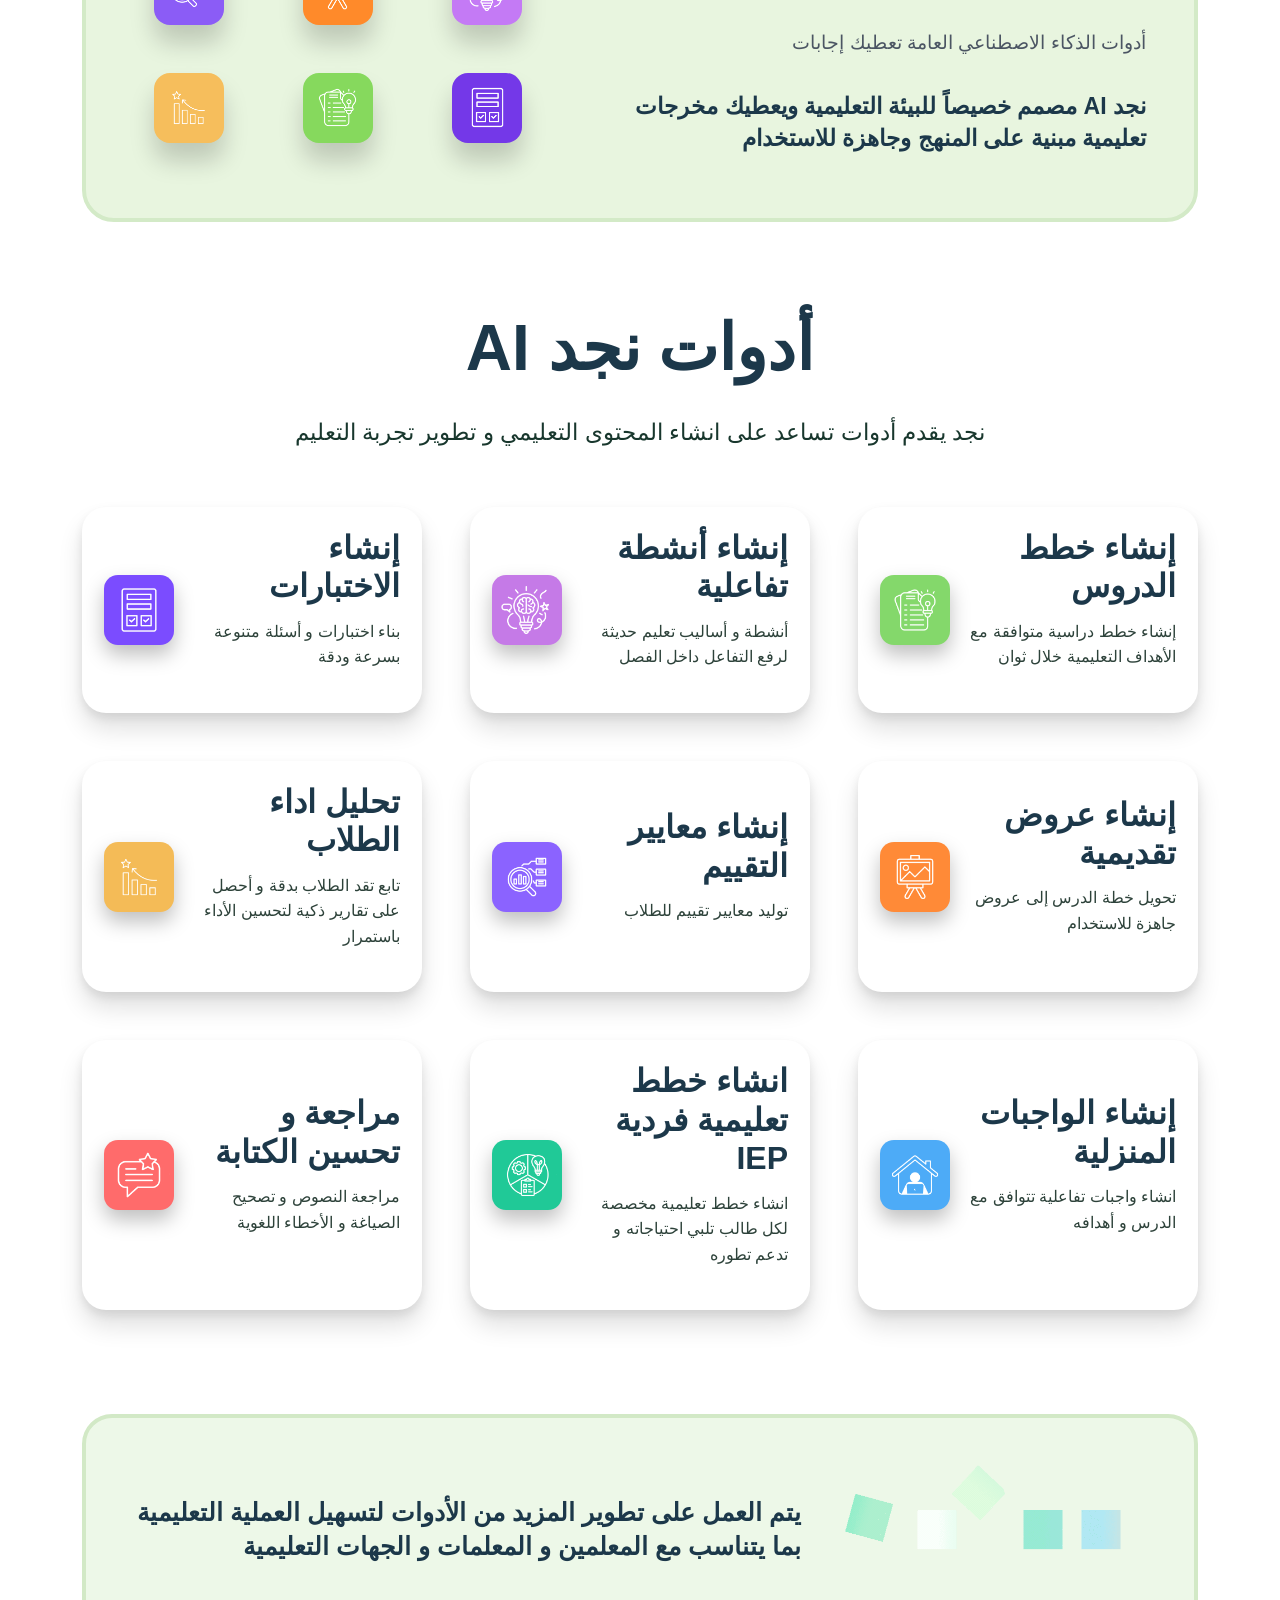
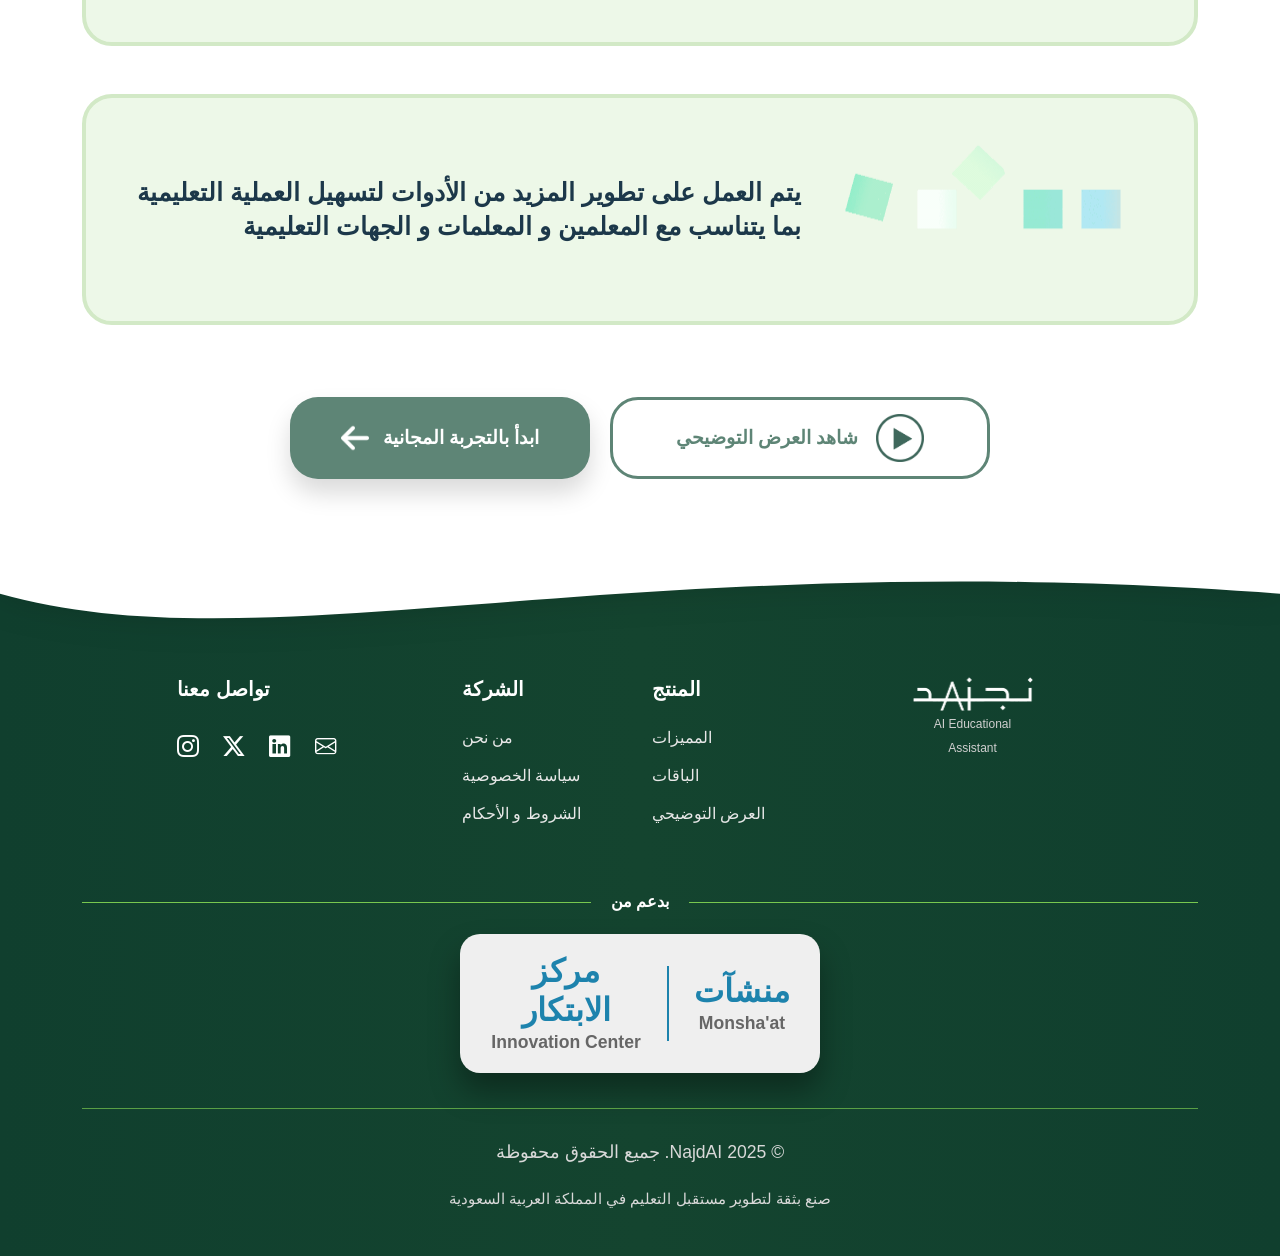
<file: features.html>
<!DOCTYPE html>
<html lang="ar" dir="rtl">
<head>
    <meta charset="UTF-8">
    <title> المميزات </title>
    <meta name="viewport" content="width=device-width, initial-scale=1.0">
    <!-- Bootstrap 5 CSS -->
<link href="https://cdn.jsdelivr.net/npm/bootstrap@5.3.8/dist/css/bootstrap.min.css" rel="stylesheet">

<!-- Google Font -->
<link rel="preconnect" href="https://fonts.googleapis.com">
<link rel="preconnect" href="https://fonts.gstatic.com" crossorigin>

<link href="https://fonts.googleapis.com/css2?family=Tajawal:wght@300;400;500;700;800&display=swap" rel="stylesheet">

    <link href="https://cdn.jsdelivr.net/npm/bootstrap-icons@1.11.3/font/bootstrap-icons.css" rel="stylesheet">

<!-- Custom CSS -->
<link rel="stylesheet" href="assets/css/style.css">
</head>



<body class="inner-page">
    
<nav class="navbar navbar-expand-lg custom-navbar">
    <div class="container">

        <a class="navbar-brand" href="index.html">
            <img src="assets/images/logo.png" alt="Logo" class="logo-white">
            <img src="assets/images/dark-logo.png" alt="Logo" class="logo-dark">
        </a>

        <button class="navbar-toggler" type="button"
            data-bs-toggle="collapse"
            data-bs-target="#mainNav">
            <span class="navbar-toggler-icon"></span>
        </button>

        <div class="collapse navbar-collapse justify-content-center" id="mainNav">

            <ul class="navbar-nav mx-auto">

                <li class="nav-item">
                    <a class="nav-link" href="index.html">الرئيسية</a>
                </li>

                 <li class="nav-item">
                    <a class="nav-link" href="features.html">المميزات</a>
                </li>

                <li class="nav-item">
                    <a class="nav-link" href="about.html">من نحن</a>
                </li>
                <li class="nav-item">
                    <a class="nav-link" href="contact.html">تواصل معنا</a>
                </li>



            </ul>

                <a href="login.html" class="btn login-btn">

                <img
                    src="assets/images/icons/1.png"
                    alt="Login"
                    class="login-icon"
                >

                <span>تسجيل الدخول</span>

            </a>

        </div>
    </div>
</nav>



<section class="py-5">
    <div class="container">
        <div class="common-hero position-relative overflow-hidden rounded-5">

            <div class="row align-items-center h-100">
                <div class="col-lg-11">
                    <div class="hero-content pt-5 p-5 mt-md-5 mt-0 text-white">

                        <h1 class="fw-bold mb-4 text-white">
                            كل احتياجات التعليم
                        </h1>

                        <h2 class="fw-bold mb-4 hero-highlight">
                            في منصة واحدة
                        </h2>

                        <p class="mb-0 text-white">
                            أدوات ذكية تساعد على إنشاء المحتوى التعليمي
                            <br>
                            وتطوير التعليم باستخدام الذكاء الإصطناعي.
                        </p>

                    </div>
                </div>
            </div>

        </div>
    </div>
</section>



<section class="najd-ai-compare-sec py-5">
    <div class="container">

        <div class="text-center mb-5">
            <h2 class="najd-ai-main-title fw-bold">
                لماذا تختار نجد AI
            </h2>

            <p class="najd-ai-subtitle mt-3 mb-0">
                الفرق بين مميزات نجد و باقي أدوات الذكاء الاصطناعي
            </p>
        </div>

        <div class="row g-4 justify-content-center">

            <!-- Najd AI -->
            <div class="col-lg-5">
                <div class="najd-ai-card najd-ai-card-green">

                    <div class="najd-ai-badge">
                        <i class="bi bi-shield-check"></i>
                    </div>

                    <div class="najd-ai-card-header">
                        <h3>نجد AI</h3>
                    </div>

                    <div class="najd-ai-card-body">

                        <div class="najd-ai-item">
                            <i class="bi bi-check-circle"></i>
                            <span>مبني على المناهج التعليمية</span>
                        </div>

                        <div class="najd-ai-item">
                            <i class="bi bi-check-circle"></i>
                            <span>مصمم خصيصاً للتعليم و المعلمين</span>
                        </div>

                        <div class="najd-ai-item">
                            <i class="bi bi-check-circle"></i>
                            <span>لا يحتاج لكتابة أوامر تقنية او خبرة تقنية</span>
                        </div>

                        <div class="najd-ai-item">
                            <i class="bi bi-check-circle"></i>
                            <span>مخرجات تعليمية من المنهج</span>
                        </div>

                        <div class="najd-ai-item">
                            <i class="bi bi-check-circle"></i>
                            <span>مخرجات جاهزة للاستخدام</span>
                        </div>

                        <div class="najd-ai-item">
                            <i class="bi bi-check-circle"></i>
                            <span>منصة واحدة تجمع جميع الاحتياجات</span>
                        </div>

                        <div class="najd-ai-item">
                            <i class="bi bi-check-circle"></i>
                            <span>يوفر ساعات من العمل اليومي</span>
                        </div>

                    </div>

                </div>
            </div>

            <!-- Other AI -->
            <div class="col-lg-5">
                <div class="najd-ai-card najd-ai-card-gray">

                    <div class="najd-ai-card-header najd-ai-card-header-gray">
                        <h3>أدوات الذكاء الاصطناعي العامة</h3>
                        <p>مثل Open AI & ChatGPT</p>
                    </div>

                    <div class="najd-ai-card-body">

                        <div class="najd-ai-item najd-ai-item-gray">
                            <i class="bi bi-x-circle"></i>
                            <span>عام وغير مخصص للتعليم</span>
                        </div>

                        <div class="najd-ai-item najd-ai-item-gray">
                            <i class="bi bi-x-circle"></i>
                            <span>تحتاج لكتابة أوامر تقنية متقدمة للوصول للنتيجة</span>
                        </div>

                        <div class="najd-ai-item najd-ai-item-gray">
                            <i class="bi bi-x-circle"></i>
                            <span>إجابات عامة</span>
                        </div>

                        <div class="najd-ai-item najd-ai-item-gray">
                            <i class="bi bi-x-circle"></i>
                            <span>يحتاج تعديلات يدوية كبيرة</span>
                        </div>

                        <div class="najd-ai-item najd-ai-item-gray">
                            <i class="bi bi-x-circle"></i>
                            <span>يستهلك وقت و جهد أكبر</span>
                        </div>

                    </div>

                </div>
            </div>

        </div>

    </div>
</section>

<section class="najd-reality-sec py-2">
    <div class="container">

        <div class="najd-reality-box">

            <div class="row align-items-center flex-md-row flex-column-reverse">

                <!-- Content -->
                <div class="col-lg-7">
                    <div class="najd-reality-content pt-md-0 pt-5">

                        <h2 class="najd-reality-title">
                            الفرق الحقيقي
                        </h2>

                        <p class="najd-reality-text mb-4">
                            أدوات الذكاء الاصطناعي العامة تعطيك إجابات
                        </p>

                        <h3 class="najd-reality-highlight mb-0">
                            نجد AI مصمم خصيصاً للبيئة التعليمية ويعطيك مخرجات
                            <br>
                            تعليمية مبنية على المنهج وجاهزة للاستخدام
                        </h3>

                    </div>
                </div>

                <!-- Icons -->
                <div class="col-lg-5">

                    <div class="najd-icon-grid">
                        <div class="najd-icon-card najd-violet">
                            <img src="assets/images/icons/5.png" alt="">
                        </div>
                        <div class="najd-icon-card najd-orange">
                            <img src="assets/images/icons/2.png" alt="">
                        </div>
                        <div class="najd-icon-card najd-purple">
                            <img src="assets/images/icons/7.png" alt="">
                        </div>
                        <div class="najd-icon-card najd-deep-purple">
                            <img src="assets/images/icons/3.png" alt="">
                        </div>

                        <div class="najd-icon-card najd-green">
                            <img src="assets/images/icons/4.png" alt="">
                        </div>
                        <div class="najd-icon-card najd-yellow">
                            <img src="assets/images/icons/8.png" alt="">
                        </div>


                    </div>

                </div>

            </div>

        </div>

    </div>
</section>


<section class="services-sect">

<div class="container">

   <div class="row">
    <div class="com-md-12">
    <div class="text-center">
        <h2 class="services-sect-title">
           أدوات نجد AI
        </h2>

        <p class="services-sect-subtitle">
           نجد يقدم أدوات تساعد على انشاء المحتوى التعليمي و تطوير تجربة التعليم
        </p>

    </div>


    <!-- CARDS -->

    <div class="row g-md-5 g-0 pt-5">
        <div class="col-lg-4 col-md-6 mb-md-0 mb-4">
            <div class="services-sect-card flex-md-row flex-column-reverse">

                <div>
                    <h3 class="services-sect-card-title">
                         إنشاء خطط الدروس
                    </h3>

                    <p class="services-sect-card-text">
                       إنشاء خطط دراسية متوافقة مع
                       الأهداف التعليمية خلال ثوان
                    </p>
                </div>

                <div class="services-sect-icon services-sect-green">
                   <img src="assets/images/icons/4.png" alt="">
                </div>

            </div>
        </div>

        <!-- 2 -->

        <div class="col-lg-4 col-md-6 mb-md-0 mb-4">
            <div class="services-sect-card flex-md-row flex-column-reverse">

                <div>
                    <h3 class="services-sect-card-title">
                       إنشاء أنشطة تفاعلية
                    </h3>

                    <p class="services-sect-card-text">
                       أنشطة و أساليب تعليم حديثة
                       لرفع التفاعل داخل الفصل
                    </p>
                </div>

                <div class="services-sect-icon services-sect-purple">
                    <img src="assets/images/icons/5.png" alt="">
                </div>

            </div>
        </div>

        <!-- 3 -->

        <div class="col-lg-4 col-md-6 mb-md-0 mb-4">
            <div class="services-sect-card flex-md-row flex-column-reverse">

                <div>
                    <h3 class="services-sect-card-title">
                       إنشاء الاختبارات
                    </h3>

                    <p class="services-sect-card-text">
                       بناء اختبارات و أسئلة متنوعة بسرعة
                        ودقة
                    </p>
                </div>

                <div class="services-sect-icon services-sect-violet">
                    <img src="assets/images/icons/3.png" alt="">
                </div>

            </div>
        </div>

        <!-- 4 -->

        <div class="col-lg-4 col-md-6 mb-md-0 mb-4">
            <div class="services-sect-card flex-md-row flex-column-reverse">

                <div>
                    <h3 class="services-sect-card-title">
                       إنشاء عروض تقديمية
                    </h3>

                    <p class="services-sect-card-text">
                       تحويل خطة الدرس إلى عروض
                       جاهزة للاستخدام
                    </p>
                </div>

                <div class="services-sect-icon services-sect-orange">
                    <img src="assets/images/icons/2.png" alt="">
                </div>

            </div>
        </div>

        <!-- 5 -->

        <div class="col-lg-4 col-md-6 mb-md-0 mb-4">
            <div class="services-sect-card flex-md-row flex-column-reverse">

                <div>
                    <h3 class="services-sect-card-title">
                       إنشاء معايير التقييم
                    </h3>

                    <p class="services-sect-card-text">
                       توليد معايير تقييم للطلاب
                    </p>
                </div>

                <div class="services-sect-icon services-sect-blue">
                   <img src="assets/images/icons/7.png" alt="">
                </div>

            </div>
        </div>

        <!-- 6 -->

        <div class="col-lg-4 col-md-6 mb-md-0 mb-4">
            <div class="services-sect-card flex-md-row flex-column-reverse">

                <div>
                    <h3 class="services-sect-card-title">
                       تحليل اداء الطلاب
                    </h3>

                    <p class="services-sect-card-text">
                       تابع تقد الطلاب بدقة و أحصل
                       على تقارير ذكية لتحسين الأداء
                       باستمرار 
                    </p>
                </div>

                <div class="services-sect-icon services-sect-gold">
                    <img src="assets/images/icons/8.png" alt="">
                </div>

            </div>
        </div>

<!-- 7 -->
<div class="col-lg-4 col-md-6 mb-md-0 mb-4">
    <div class="services-sect-card flex-md-row flex-column-reverse">

        <div>
            <h3 class="services-sect-card-title">
               إنشاء الواجبات المنزلية
            </h3>

            <p class="services-sect-card-text">
               انشاء واجبات تفاعلية تتوافق مع
               الدرس و أهدافه
               
            </p>
        </div>

        <div class="services-sect-icon services-sect-sky">
            <img src="assets/images/icons/19.png" alt="">
        </div>

    </div>
</div>



<!-- 8 -->
<div class="col-lg-4 col-md-6 mb-md-0 mb-4">
    <div class="services-sect-card flex-md-row flex-column-reverse">

        <div>
            <h3 class="services-sect-card-title">
               انشاء خطط تعليمية فردية <br>
               IEP
            </h3>

            <p class="services-sect-card-text">
               انشاء خطط تعليمية مخصصة
               لكل طالب تلبي احتياجاته و تدعم
               تطوره
            </p>
        </div>

        <div class="services-sect-icon services-sect-teal">
            <img src="assets/images/icons/21.png" alt="">
        </div>

    </div>
</div>




<!-- 9 -->
<div class="col-lg-4 col-md-6 mb-md-0 mb-4">
    <div class="services-sect-card flex-md-row flex-column-reverse">

        <div>
            <h3 class="services-sect-card-title">
               مراجعة و تحسين الكتابة
            </h3>

            <p class="services-sect-card-text">
               مراجعة النصوص و تصحيح
               الصياغة و الأخطاء اللغوية
               
            </p>
        </div>

        <div class="services-sect-icon services-sect-red">
            <img src="assets/images/icons/20.png" alt="">
        </div>

    </div>
</div>

     

    </div>

    </div>
   </div>
</div>

</section>

<section class="najd-coming-tools-sec py-4">

    <div class="container">

        <div class="najd-coming-tools-box">

            <div class="row align-items-center flex-md-row flex-column-reverse">
                <!-- GIF -->
                <div class="col-lg-4 col-md-4">

                    <div class="najd-coming-tools-gif">

                        <img
                            src="assets/images/icons/animated.gif"
                            alt="Coming Soon">

                    </div>

                </div>
                <!-- Text -->
                <div class="col-lg-8 col-md-8">
                    <div class="najd-coming-tools-content">

                        <h3 class="mb-0">
                            يتم العمل على تطوير المزيد من الأدوات لتسهيل العملية التعليمية
                        
                            بما يتناسب مع المعلمين و المعلمات و الجهات التعليمية
                        </h3>

                    </div>
                </div>



            </div>

        </div>



 <div class="najd-coming-tools-box mt-5">

            <div class="row align-items-center flex-md-row flex-column-reverse">
                <!-- GIF -->
                <div class="col-lg-4 col-md-4">

                    <div class="najd-coming-tools-gif">

                        <img
                            src="assets/images/icons/animated.gif"
                            alt="Coming Soon">

                    </div>

                </div>

                                <!-- Text -->
                <div class="col-lg-8 col-md-8">
                    <div class="najd-coming-tools-content">

                        <h3 class="mb-0">
                            يتم العمل على تطوير المزيد من الأدوات لتسهيل العملية التعليمية
                        
                            بما يتناسب مع المعلمين و المعلمات و الجهات التعليمية
                        </h3>

                    </div>
                </div>

            </div>

        </div>




    </div>

</section>


<section class="najd-cta-section py-5">
    <div class="container">

        <div class="najd-cta-wrap">



             <!-- Video Button -->
            <a href="#" class="najd-btn-video">
                
                <img src="assets/images/icons/10.png" alt="">
                <span>شاهد العرض التوضيحي</span>
            </a>

            <!-- Primary Button -->
            <a href="#" class="najd-btn-primary">
                <span>ابدأ بالتجربة المجانية</span>
                <img src="assets/images/icons/arrow.png" alt="">
                
            </a>



        </div>

    </div>
</section>




<footer class="footer-area">

    <!-- Top Wave -->
    <div class="footer-wave">
        <svg viewBox="0 0 1440 180" preserveAspectRatio="none">
            <path
                fill="#ffffff"
                d="M0,80
                   C300,170 700,20 1440,80
                   L1440,0
                   L0,0
                   Z">
            </path>
        </svg>
    </div>

    <div class="container">

        <div class="row text-center text-lg-start justify-content-center gy-5">

            <!-- Logo -->
            <div class="col-lg-3 col-md-6">
                <div class="footer-logo">
                    <img class="img-fluid" src="assets/images/logo.png" alt="">
                    <small>AI Educational Assistant</small>
                </div>
            </div>

            <!-- Product -->
            <div class="col-lg-2 col-md-6">
                <h5 class="footer-title">المنتج</h5>

                <ul class="footer-links">
                    <li><a href="features.html">المميزات</a></li>
                    <li><a href="#">الباقات</a></li>
                    <li><a href="#">العرض التوضيحي</a></li>
                </ul>
            </div>

            <!-- Company -->
            <div class="col-lg-2 col-md-6">
                <h5 class="footer-title">الشركة</h5>

                <ul class="footer-links">
                    <li><a href="about.html">من نحن</a></li>
                    <li><a href="privacy-policy.html">سياسة الخصوصية</a></li>
                    <li><a href="terms-conditions.html">الشروط و الأحكام</a></li>
                </ul>
            </div>

            <!-- Contact -->
            <div class="col-lg-3 col-md-6">
                <h5 class="footer-title">تواصل معنا</h5>

                <div class="social-links">

                    <a href="#">
                        <i class="bi bi-envelope"></i>
                    </a>

                    <a href="#">
                        <i class="bi bi-linkedin"></i>
                    </a>

                    <a href="#">
                        <i class="bi bi-twitter-x"></i>
                    </a>

                    <a href="#">
                        <i class="bi bi-instagram"></i>
                    </a>

                </div>
            </div>

        </div>

        <!-- Supported -->
        <div class="support-area">

            <div class="support-header">
                <span>بدعم من</span>
            </div>

            <div class="support-card">

                <div class="support-brand">
                    <div class="support-name">منشآت</div>
                    <div class="support-sub">Monsha'at</div>
                </div>

                <div class="support-divider"></div>

                <div class="support-brand">
                    <div class="support-name">مركز الابتكار</div>
                    <div class="support-sub">Innovation Center</div>
                </div>

            </div>

        </div>

        <!-- Bottom -->
        <div class="footer-bottom">

            <p class="copyright">
                © 2025 NajdAI. جميع الحقوق محفوظة
            </p>

            <p class="location">
                صنع بثقة لتطوير مستقبل التعليم في المملكة العربية السعودية
            </p>

        </div>

    </div>

</footer>









<script src="https://cdn.jsdelivr.net/npm/bootstrap@5.3.2/dist/js/bootstrap.bundle.min.js"></script>
 <script src="https://code.jquery.com/jquery-3.7.1.min.js"></script>
<script src="assets/js/main.js"></script>



</body>



</html>
</file>
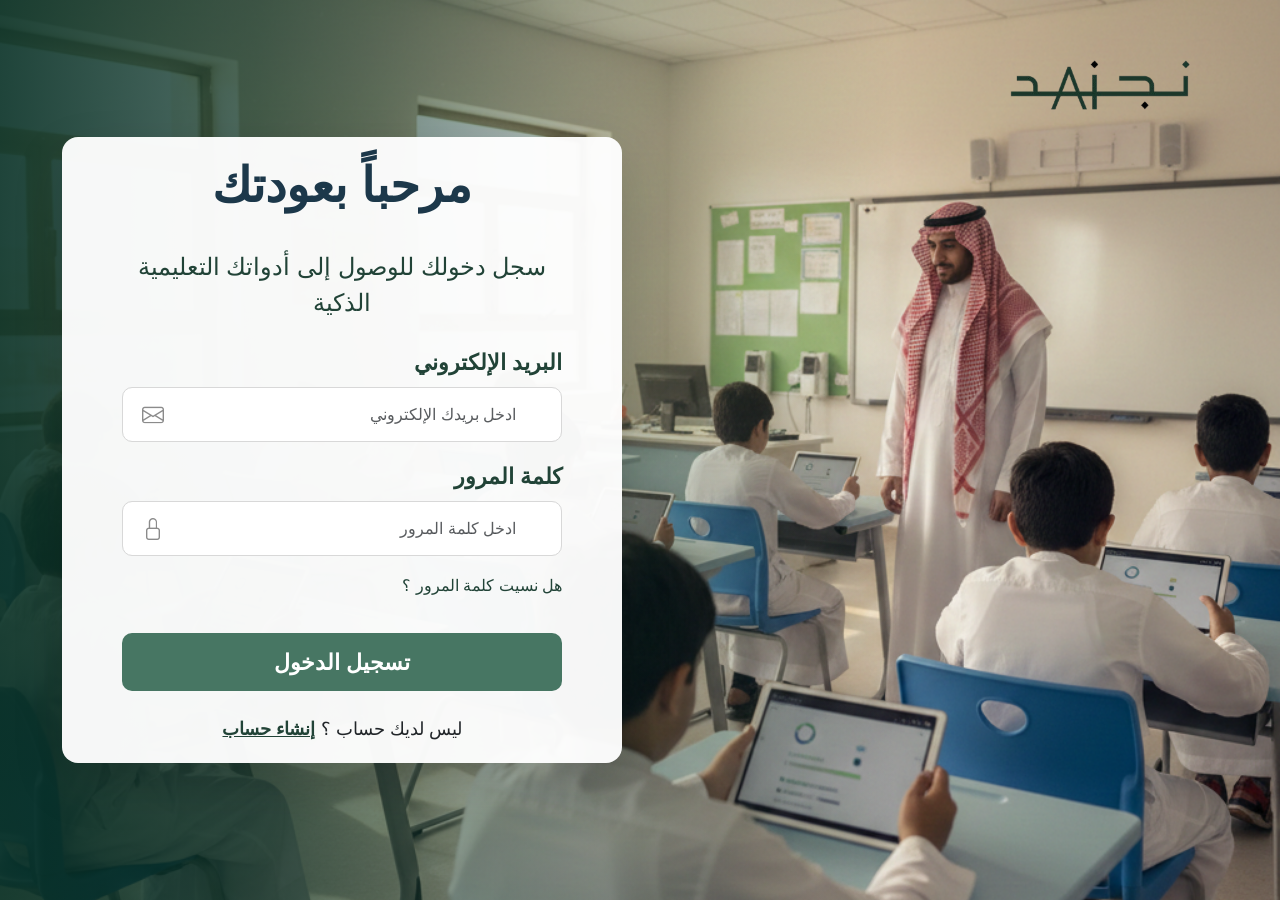
<file: login.html>
<!DOCTYPE html>
<html lang="en">
<head>
    <meta charset="UTF-8">
    <meta name="viewport" content="width=device-width, initial-scale=1.0">
    <title> تسجيل الدخول </title>
        <!-- Bootstrap 5 CSS -->
       <link href="https://cdn.jsdelivr.net/npm/bootstrap@5.3.8/dist/css/bootstrap.min.css" rel="stylesheet">
        <link href="https://cdn.jsdelivr.net/npm/bootstrap-icons@1.11.3/font/bootstrap-icons.css" rel="stylesheet">
    <link rel="stylesheet" href="assets/css/style.css">
    
</head>
<body>
 



    <section class="najah-auth-page">

    <div class="najah-auth-overlay"></div>

    <div class="container-fluid">

        <div class="row min-vh-100 align-items-center">

            <div class="col-xl-6 col-lg-7">

                <div class="najah-auth-card">

                    <h1 class="najah-auth-title">
                        مرحباً بعودتك
                    </h1>

                    <p class="najah-auth-subtitle">
                        سجل دخولك للوصول إلى أدواتك التعليمية الذكية
                    </p>

                    <form>

                        <div class="najah-field">

                            <label>
                                البريد الإلكتروني
                            </label>

                            <div class="najah-input-box">

                                <i class="bi bi-envelope"></i>

                                <input
                                    type="email"
                                    class="form-control"
                                    placeholder="ادخل بريدك الإلكتروني"
                                >

                            </div>

                        </div>

                        <div class="najah-field">

                            <label>
                                كلمة المرور
                            </label>

                            <div class="najah-input-box">

                                <i class="bi bi-lock"></i>

                                <input
                                    type="password"
                                    class="form-control"
                                    placeholder="ادخل كلمة المرور"
                                >

                            </div>

                        </div>

                        <div class="najah-forgot-link">
                            <a href="#">
                                هل نسيت كلمة المرور ؟
                            </a>
                        </div>

                        <button class="najah-submit-btn">
                            تسجيل الدخول
                        </button>

                        <div class="najah-register-link">
                            ليس لديك حساب ؟
                            <a href="sign-up.html">
                                إنشاء حساب
                            </a>
                        </div>

                    </form>

                </div>

            </div>

        </div>

    </div>

  <a href="index.html">  <img
        src="assets/images/dark-logo.png"
        class="najah-auth-logo"
        alt=""
    ></a>

</section>



</body>
</html>
</file>
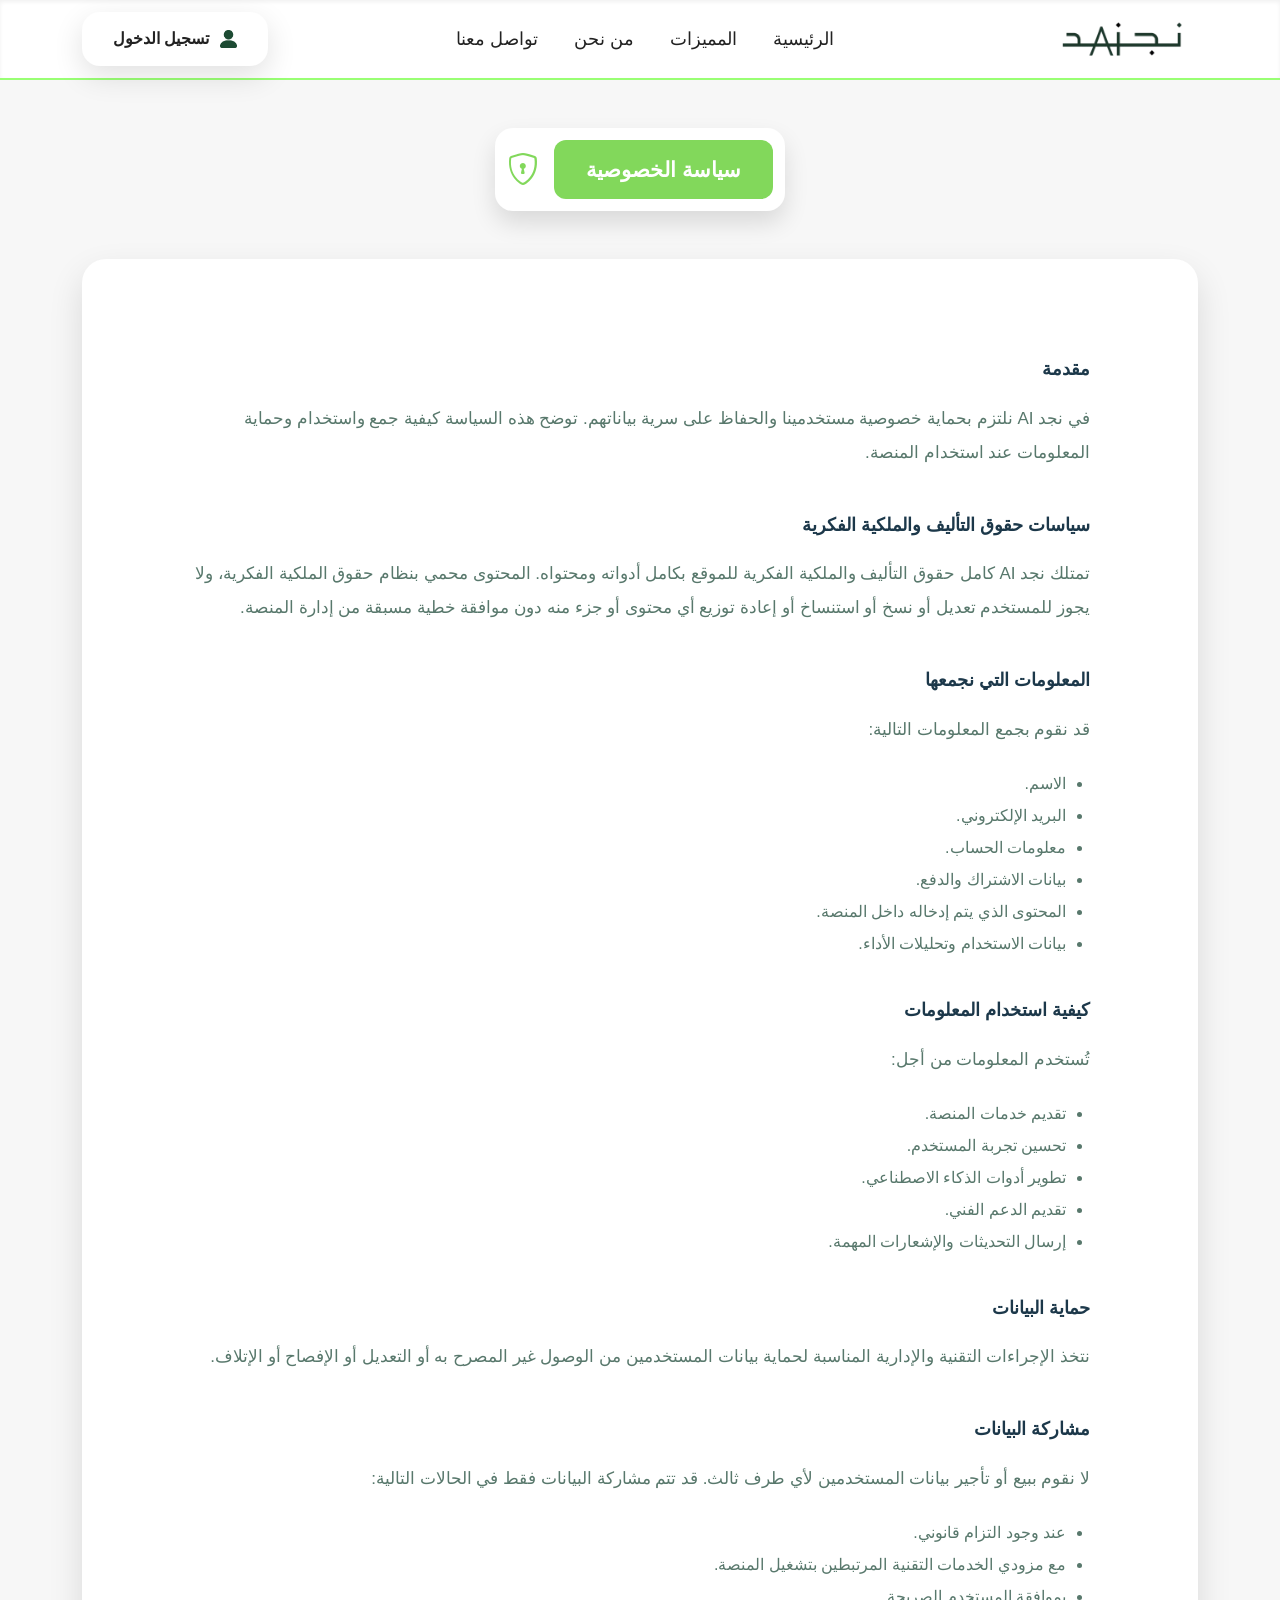
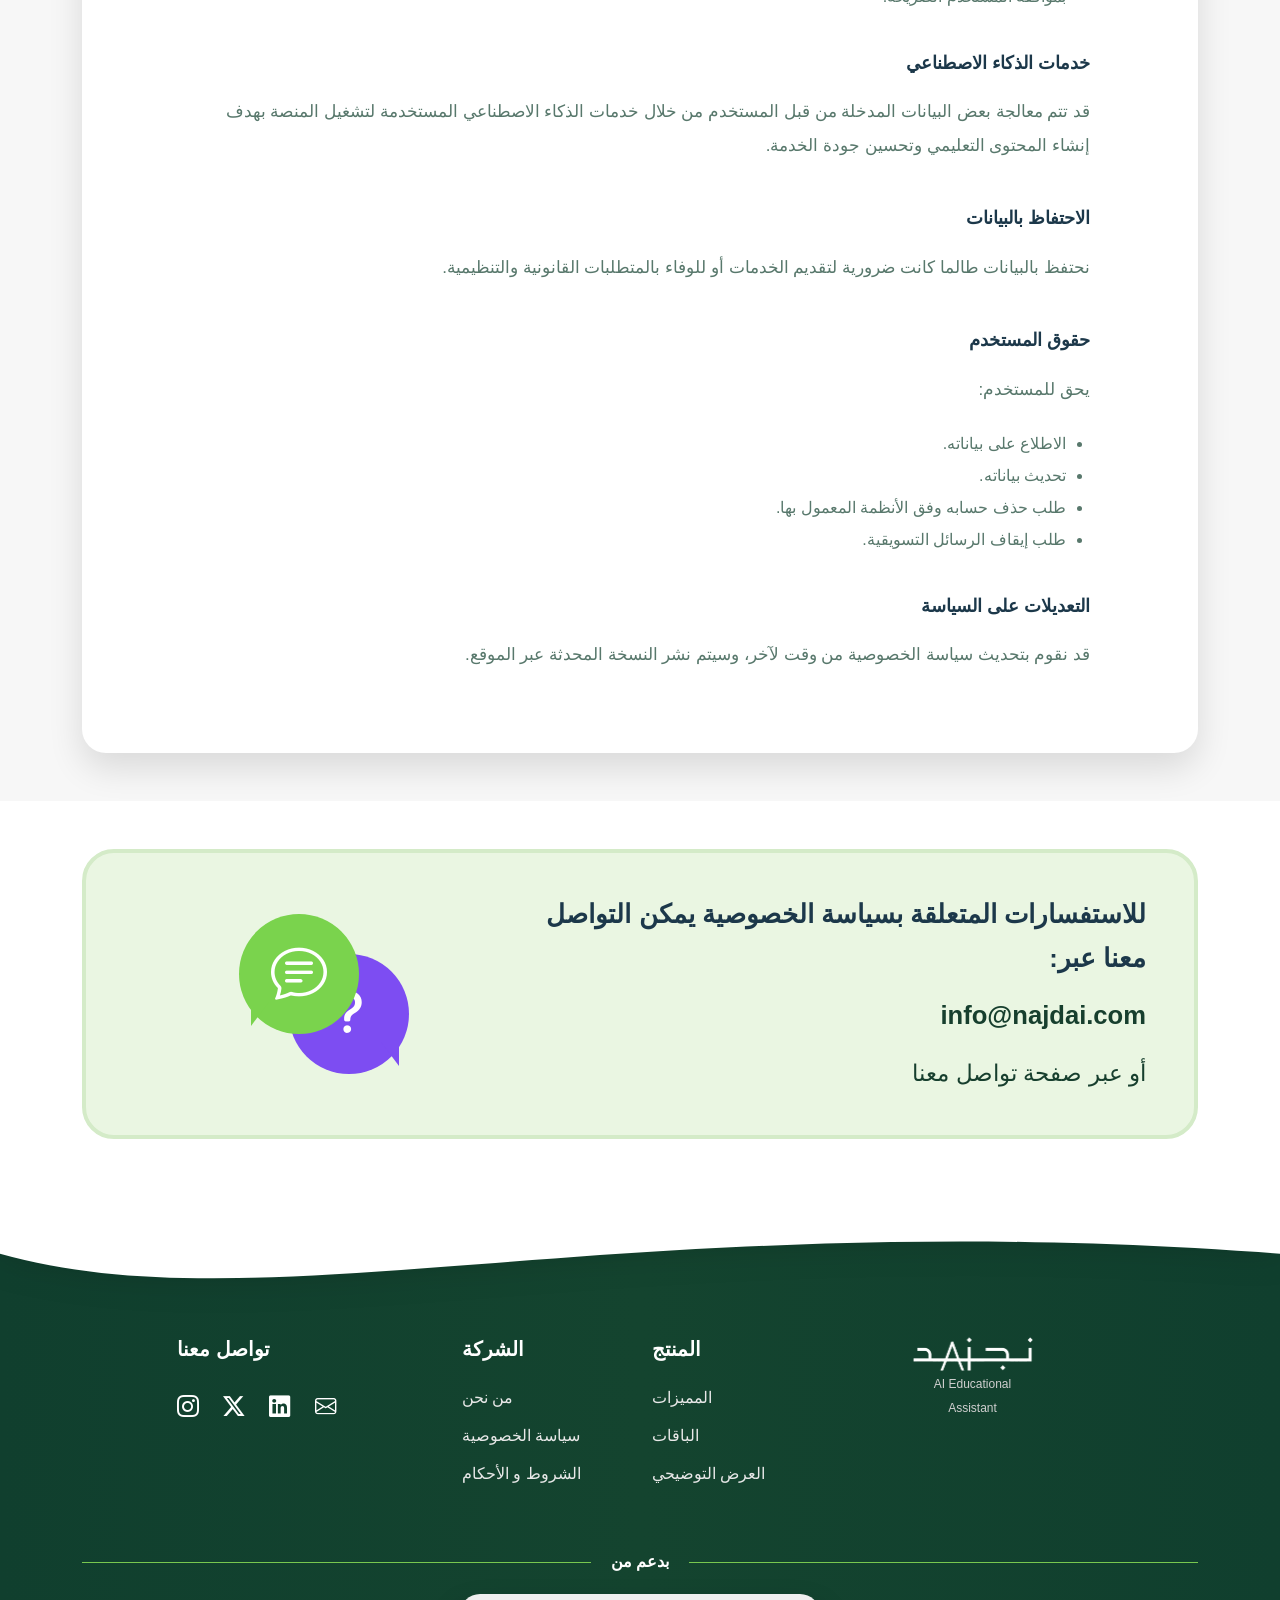
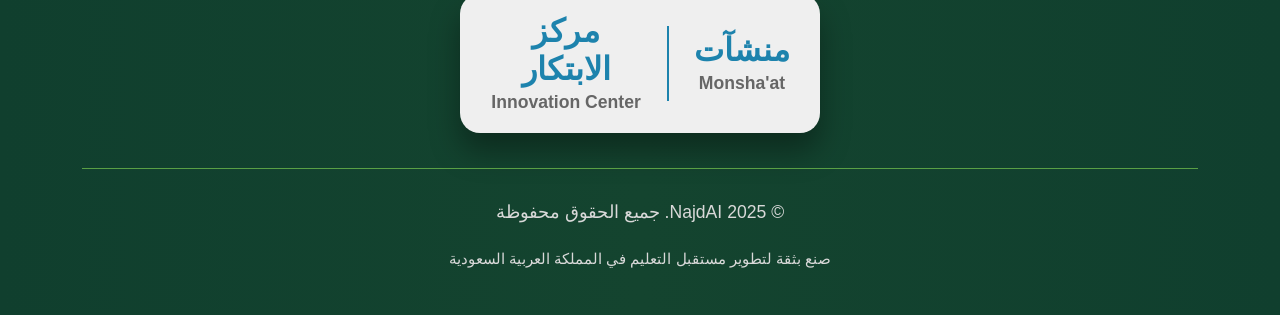
<file: privacy-policy.html>
<!DOCTYPE html>
<html lang="ar" dir="rtl" >
<head>
    <meta charset="UTF-8">
    <meta name="viewport" content="width=device-width, initial-scale=1.0">
    <title> الخصوصية والسياسة </title>
    <!-- Bootstrap 5 CSS -->
<link href="https://cdn.jsdelivr.net/npm/bootstrap@5.3.8/dist/css/bootstrap.min.css" rel="stylesheet">

<!-- Google Font -->
<link rel="preconnect" href="https://fonts.googleapis.com">
<link rel="preconnect" href="https://fonts.gstatic.com" crossorigin>

<link href="https://fonts.googleapis.com/css2?family=Tajawal:wght@300;400;500;700;800&display=swap" rel="stylesheet">
<link href="https://cdn.jsdelivr.net/npm/bootstrap-icons@1.11.3/font/bootstrap-icons.css" rel="stylesheet">

<!-- Custom CSS -->
<link rel="stylesheet" href="assets/css/style.css">
</head>

<body class="inner-page">

    
<nav class="navbar navbar-expand-lg custom-navbar">
    <div class="container">

        <a class="navbar-brand" href="index.html">
            <img src="assets/images/logo.png" alt="Logo" class="logo-white">
            <img src="assets/images/dark-logo.png" alt="Logo" class="logo-dark">
        </a>

        <button class="navbar-toggler" type="button"
            data-bs-toggle="collapse"
            data-bs-target="#mainNav">
            <span class="navbar-toggler-icon"></span>
        </button>

        <div class="collapse navbar-collapse justify-content-center" id="mainNav">

            <ul class="navbar-nav mx-auto">

                <li class="nav-item">
                    <a class="nav-link" href="index.html">الرئيسية</a>
                </li>

                 <li class="nav-item">
                    <a class="nav-link" href="features.html">المميزات</a>
                </li>

                <li class="nav-item">
                    <a class="nav-link" href="about.html">من نحن</a>
                </li>
                <li class="nav-item">
                    <a class="nav-link" href="contact.html">تواصل معنا</a>
                </li>



            </ul>

                <a href="login.html" class="btn login-btn">

                <img
                    src="assets/images/icons/1.png"
                    alt="Login"
                    class="login-icon"
                >

                <span>تسجيل الدخول</span>

            </a>

        </div>
    </div>
</nav>



<section class="najd-policy-page py-5">

    <div class="container">

        <!-- Page Badge -->
        <div class="najd-policy-header text-center mb-5">

            <div class="najd-policy-badge">

                <span>سياسة الخصوصية</span>

                <i class="bi bi-shield-lock"></i>

            </div>

        </div>

        <!-- Policy Content -->
        <div class="najd-policy-card">

            <div class="najd-policy-content">

                <h3>مقدمة</h3>

                <p>
                    في نجد AI نلتزم بحماية خصوصية مستخدمينا والحفاظ على سرية بياناتهم.
                    توضح هذه السياسة كيفية جمع واستخدام وحماية المعلومات عند استخدام المنصة.
                </p>

                <h3>سياسات حقوق التأليف والملكية الفكرية</h3>

                <p>
                    تمتلك نجد AI كامل حقوق التأليف والملكية الفكرية للموقع بكامل أدواته ومحتواه.
                    المحتوى محمي بنظام حقوق الملكية الفكرية، ولا يجوز للمستخدم تعديل أو نسخ أو
                    استنساخ أو إعادة توزيع أي محتوى أو جزء منه دون موافقة خطية مسبقة من إدارة المنصة.
                </p>

                <h3>المعلومات التي نجمعها</h3>

                <p>قد نقوم بجمع المعلومات التالية:</p>

                <ul>
                    <li>الاسم.</li>
                    <li>البريد الإلكتروني.</li>
                    <li>معلومات الحساب.</li>
                    <li>بيانات الاشتراك والدفع.</li>
                    <li>المحتوى الذي يتم إدخاله داخل المنصة.</li>
                    <li>بيانات الاستخدام وتحليلات الأداء.</li>
                </ul>

                <h3>كيفية استخدام المعلومات</h3>

                <p>تُستخدم المعلومات من أجل:</p>

                <ul>
                    <li>تقديم خدمات المنصة.</li>
                    <li>تحسين تجربة المستخدم.</li>
                    <li>تطوير أدوات الذكاء الاصطناعي.</li>
                    <li>تقديم الدعم الفني.</li>
                    <li>إرسال التحديثات والإشعارات المهمة.</li>
                </ul>

                <h3>حماية البيانات</h3>

                <p>
                    نتخذ الإجراءات التقنية والإدارية المناسبة لحماية بيانات المستخدمين من الوصول
                    غير المصرح به أو التعديل أو الإفصاح أو الإتلاف.
                </p>

                <h3>مشاركة البيانات</h3>

                <p>
                    لا نقوم ببيع أو تأجير بيانات المستخدمين لأي طرف ثالث.
                    قد تتم مشاركة البيانات فقط في الحالات التالية:
                </p>

                <ul>
                    <li>عند وجود التزام قانوني.</li>
                    <li>مع مزودي الخدمات التقنية المرتبطين بتشغيل المنصة.</li>
                    <li>بموافقة المستخدم الصريحة.</li>
                </ul>

                <h3>خدمات الذكاء الاصطناعي</h3>

                <p>
                    قد تتم معالجة بعض البيانات المدخلة من قبل المستخدم من خلال خدمات الذكاء
                    الاصطناعي المستخدمة لتشغيل المنصة بهدف إنشاء المحتوى التعليمي وتحسين جودة الخدمة.
                </p>

                <h3>الاحتفاظ بالبيانات</h3>

                <p>
                    نحتفظ بالبيانات طالما كانت ضرورية لتقديم الخدمات أو للوفاء بالمتطلبات
                    القانونية والتنظيمية.
                </p>

                <h3>حقوق المستخدم</h3>

                <p>يحق للمستخدم:</p>

                <ul>
                    <li>الاطلاع على بياناته.</li>
                    <li>تحديث بياناته.</li>
                    <li>طلب حذف حسابه وفق الأنظمة المعمول بها.</li>
                    <li>طلب إيقاف الرسائل التسويقية.</li>
                </ul>

                <h3>التعديلات على السياسة</h3>

                <p>
                    قد نقوم بتحديث سياسة الخصوصية من وقت لآخر، وسيتم نشر النسخة المحدثة عبر الموقع.
                </p>

            </div>

        </div>

    </div>

</section>


<section class="najd-policy-contact py-5">
    <div class="container">

        <div class="najd-policy-contact-box">

            <div class="row align-items-center">

                <!-- Text -->
                <div class="col-lg-8">

                    <div class="najd-policy-contact-content">

                        <h3>
                            للاستفسارات المتعلقة بسياسة الخصوصية يمكن التواصل معنا عبر:
                        </h3>

                        <a href="mailto:info@najdai.com" class="najd-policy-email">
                            info@najdai.com
                        </a>

                        <p>
                            أو عبر صفحة تواصل معنا
                        </p>

                    </div>

                </div>

                <!-- Icon -->
                <div class="col-lg-4">

                    <div class="najd-policy-contact-icon">

                        <div class="najd-chat-icon najd-chat-purple">
                            <i class="bi bi-question-lg"></i>
                        </div>

                        <div class="najd-chat-icon najd-chat-green">
                            <i class="bi bi-chat-text"></i>
                        </div>

                    </div>

                </div>

            </div>

        </div>

    </div>
</section>


<footer class="footer-area">

    <!-- Top Wave -->
    <div class="footer-wave">
        <svg viewBox="0 0 1440 180" preserveAspectRatio="none">
            <path
                fill="#ffffff"
                d="M0,80
                   C300,170 700,20 1440,80
                   L1440,0
                   L0,0
                   Z">
            </path>
        </svg>
    </div>

    <div class="container">

        <div class="row text-center text-lg-start justify-content-center gy-5">

            <!-- Logo -->
            <div class="col-lg-3 col-md-6">
                <div class="footer-logo">
                    <img class="img-fluid" src="assets/images/logo.png" alt="">
                    <small>AI Educational Assistant</small>
                </div>
            </div>

            <!-- Product -->
            <div class="col-lg-2 col-md-6">
                <h5 class="footer-title">المنتج</h5>

                <ul class="footer-links">
                    <li><a href="features.html">المميزات</a></li>
                    <li><a href="#">الباقات</a></li>
                    <li><a href="#">العرض التوضيحي</a></li>
                </ul>
            </div>

            <!-- Company -->
            <div class="col-lg-2 col-md-6">
                <h5 class="footer-title">الشركة</h5>

                <ul class="footer-links">
                    <li><a href="about.html">من نحن</a></li>
                    <li><a href="privacy-policy.html">سياسة الخصوصية</a></li>
                    <li><a href="terms-conditions.html">الشروط و الأحكام</a></li>
                </ul>
            </div>

            <!-- Contact -->
            <div class="col-lg-3 col-md-6">
                <h5 class="footer-title">تواصل معنا</h5>

                <div class="social-links">

                    <a href="#">
                        <i class="bi bi-envelope"></i>
                    </a>

                    <a href="#">
                        <i class="bi bi-linkedin"></i>
                    </a>

                    <a href="#">
                        <i class="bi bi-twitter-x"></i>
                    </a>

                    <a href="#">
                        <i class="bi bi-instagram"></i>
                    </a>

                </div>
            </div>

        </div>

        <!-- Supported -->
        <div class="support-area">

            <div class="support-header">
                <span>بدعم من</span>
            </div>

            <div class="support-card">

                <div class="support-brand">
                    <div class="support-name">منشآت</div>
                    <div class="support-sub">Monsha'at</div>
                </div>

                <div class="support-divider"></div>

                <div class="support-brand">
                    <div class="support-name">مركز الابتكار</div>
                    <div class="support-sub">Innovation Center</div>
                </div>

            </div>

        </div>

        <!-- Bottom -->
        <div class="footer-bottom">

            <p class="copyright">
                © 2025 NajdAI. جميع الحقوق محفوظة
            </p>

            <p class="location">
                صنع بثقة لتطوير مستقبل التعليم في المملكة العربية السعودية
            </p>

        </div>

    </div>

</footer>




<script src="https://cdn.jsdelivr.net/npm/bootstrap@5.3.2/dist/js/bootstrap.bundle.min.js"></script>
 <script src="https://code.jquery.com/jquery-3.7.1.min.js"></script>
<script src="assets/js/main.js"></script>



</body>
</html>
</file>
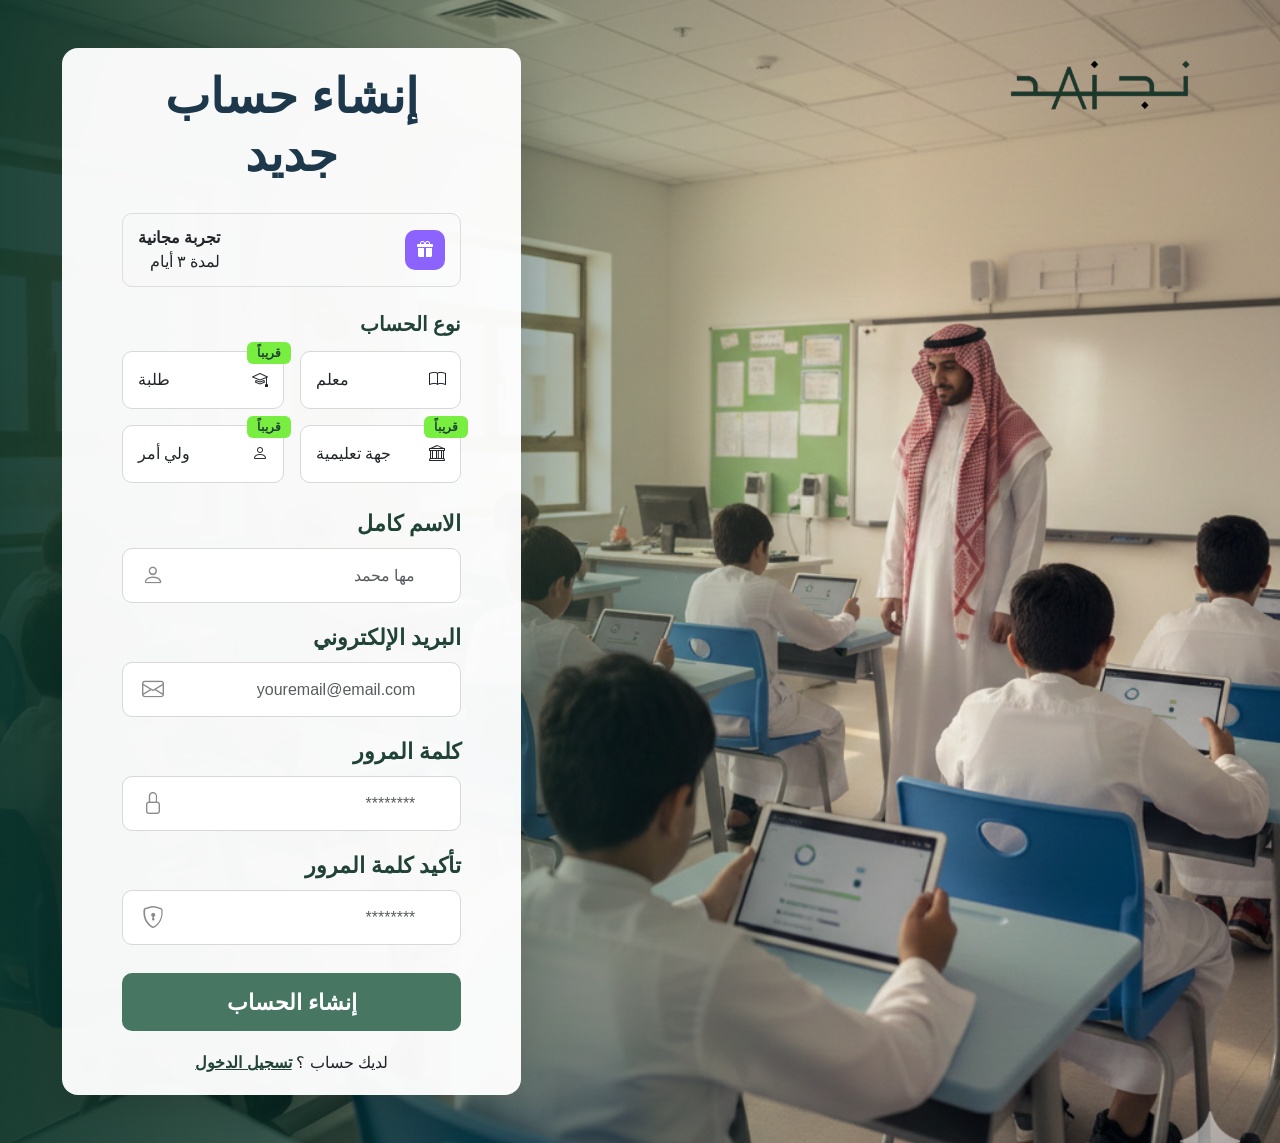
<file: sign-up.html>
<!DOCTYPE html>
<html lang="en">
<head>
    <meta charset="UTF-8">
    <meta name="viewport" content="width=device-width, initial-scale=1.0">
    <title> تسجيل </title>
        <!-- Bootstrap 5 CSS -->
       <link href="https://cdn.jsdelivr.net/npm/bootstrap@5.3.8/dist/css/bootstrap.min.css" rel="stylesheet">
        <link href="https://cdn.jsdelivr.net/npm/bootstrap-icons@1.11.3/font/bootstrap-icons.css" rel="stylesheet">
    <link rel="stylesheet" href="assets/css/style.css">
    <style>
       
    </style>
</head>
<body>
 


<section class="najah-auth-page py-5">

    <div class="najah-auth-overlay"></div>

    <a href="index.html"><img
         src="assets/images/dark-logo.png"
        class="najah-auth-logo"
        alt="Logo"></a>

    <div class="container-fluid">

        <div class="row min-vh-100 align-items-center">

            <div class="col-xl-5 col-lg-6">

                <div class="najah-auth-card">

                    <h1 class="najah-auth-title">
                        إنشاء حساب جديد
                    </h1>

                    <!-- Trial -->

                    <div class="najah-trial-box">

                        <div class="najah-trial-text">
                            <strong>تجربة مجانية</strong>
                            <span>لمدة ٣ أيام</span>
                        </div>

                        <div class="najah-trial-icon">
                            <i class="bi bi-gift-fill"></i>
                        </div>

                    </div>

                    <!-- Account Type -->

                    <div class="najah-account-section">

                        <h5 class="najah-section-title">
                            نوع الحساب
                        </h5>

                        <div class="row g-3">

                            <div class="col-6">

                                <div class="najah-account-card">

                                    <span class="najah-coming-badge">
                                        قريباً
                                    </span>

                                    <span>طلبة</span>

                                    <i class="bi bi-mortarboard"></i>

                                </div>

                            </div>

                            <div class="col-6">

                                <div class="najah-account-card">

                                    <span>معلم</span>

                                    <i class="bi bi-book"></i>

                                </div>

                            </div>

                            <div class="col-6">

                                <div class="najah-account-card">

                                    <span class="najah-coming-badge">
                                        قريباً
                                    </span>

                                    <span>ولي أمر</span>

                                    <i class="bi bi-person"></i>

                                </div>

                            </div>

                            <div class="col-6">

                                <div class="najah-account-card">

                                    <span class="najah-coming-badge">
                                        قريباً
                                    </span>

                                    <span>جهة تعليمية</span>

                                    <i class="bi bi-bank"></i>

                                </div>

                            </div>

                        </div>

                    </div>

                    <!-- Form -->

                    <form class="mt-4">

                        <div class="najah-field">

                            <label>
                                الاسم كامل
                            </label>

                            <div class="najah-input-box">

                                <i class="bi bi-person"></i>

                                <input
                                    type="text"
                                    class="form-control"
                                    placeholder="مها محمد">

                            </div>

                        </div>

                        <div class="najah-field">

                            <label>
                                البريد الإلكتروني
                            </label>

                            <div class="najah-input-box">

                                <i class="bi bi-envelope"></i>

                                <input
                                    type="email"
                                    class="form-control"
                                    placeholder="youremail@email.com">

                            </div>

                        </div>

                        <div class="najah-field">

                            <label>
                                كلمة المرور
                            </label>

                            <div class="najah-input-box">

                                <i class="bi bi-lock"></i>

                                <input
                                    type="password"
                                    class="form-control"
                                    placeholder="********">

                            </div>

                        </div>

                        <div class="najah-field">

                            <label>
                                تأكيد كلمة المرور
                            </label>

                            <div class="najah-input-box">

                                <i class="bi bi-shield-lock"></i>

                                <input
                                    type="password"
                                    class="form-control"
                                    placeholder="********">

                            </div>

                        </div>

                        <button
                            type="submit"
                            class="najah-submit-btn">

                            إنشاء الحساب

                        </button>

                        <div class="najah-login-link">

                            لديك حساب ؟

                            <a href="login.html">
                                تسجيل الدخول
                            </a>

                        </div>

                    </form>

                </div>

            </div>

        </div>

    </div>

</section>



<script>

document.querySelectorAll('.najah-account-card').forEach(card => {

    card.addEventListener('click', function(){

        if(this.classList.contains('active')){

            this.classList.remove('active');
            return;
        }

        document
            .querySelectorAll('.najah-account-card')
            .forEach(item => item.classList.remove('active'));

        this.classList.add('active');

    });

});

</script>


</body>
</html>
</file>
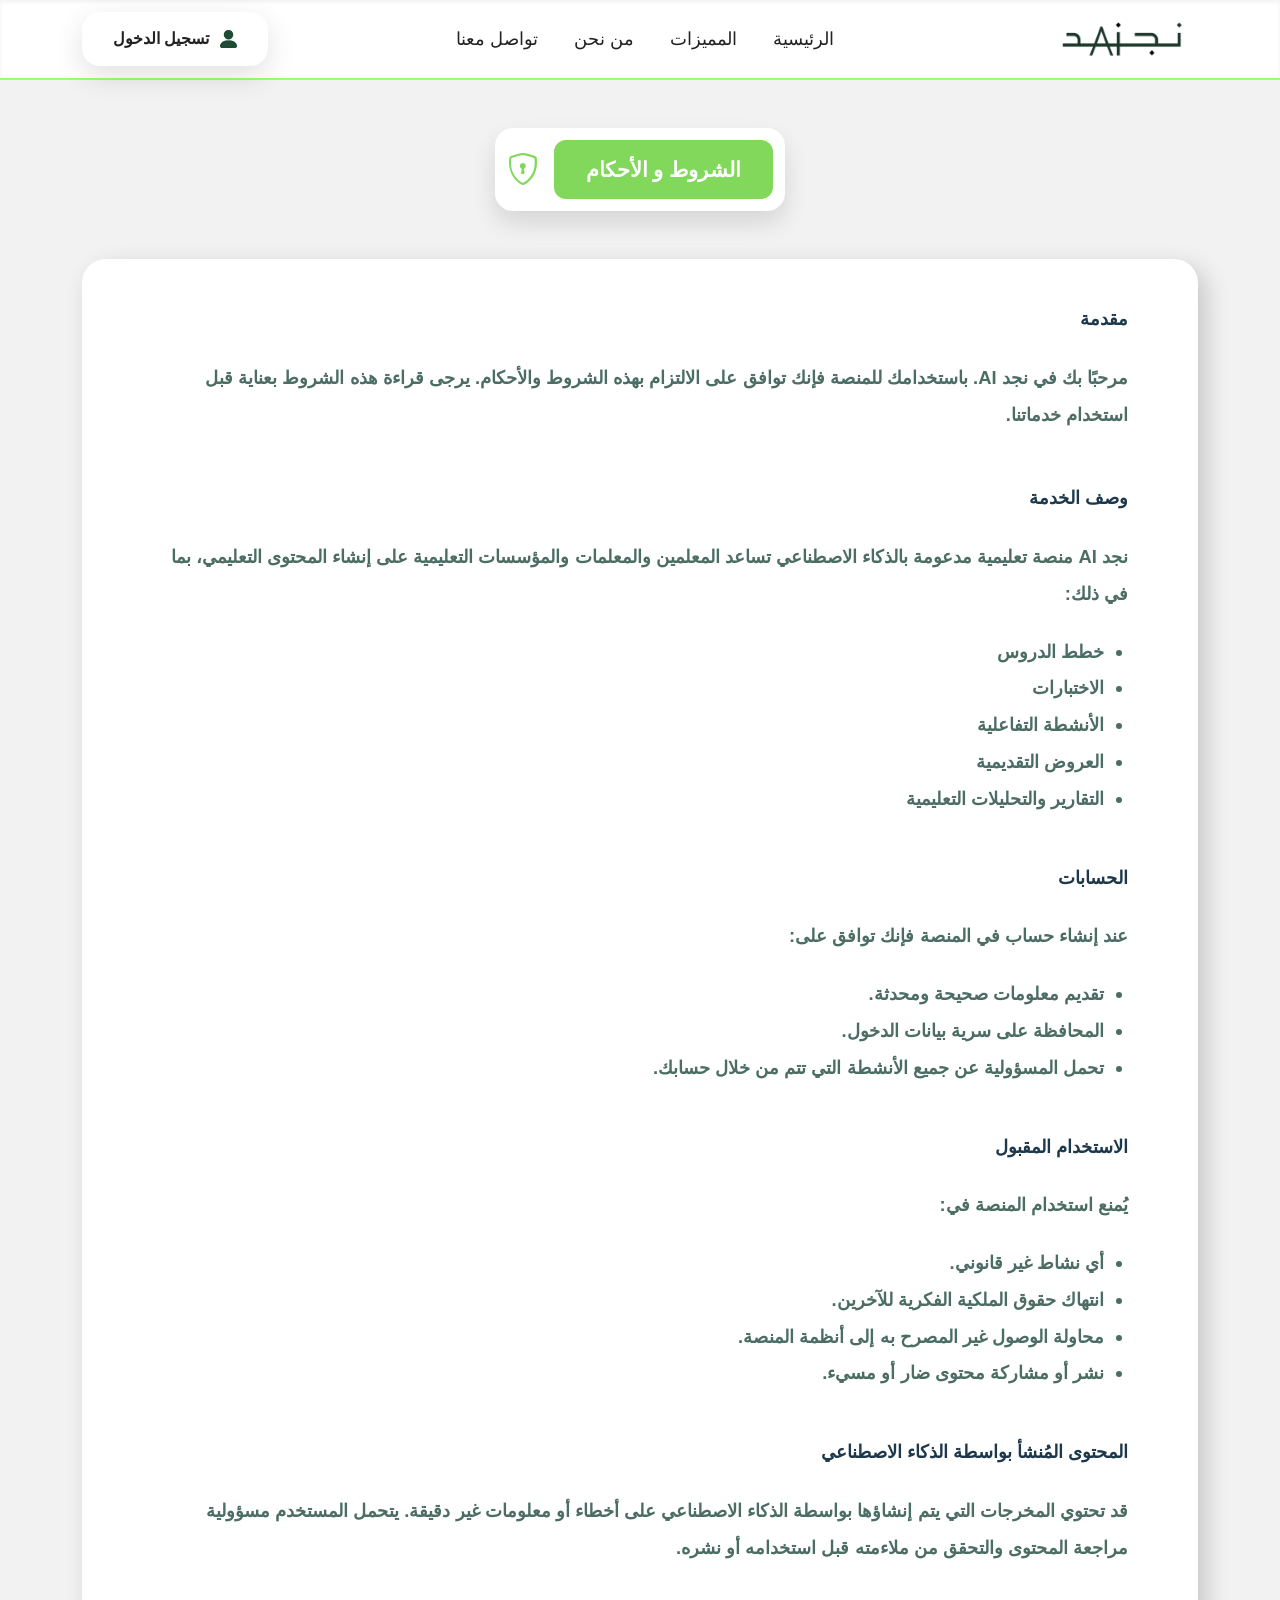
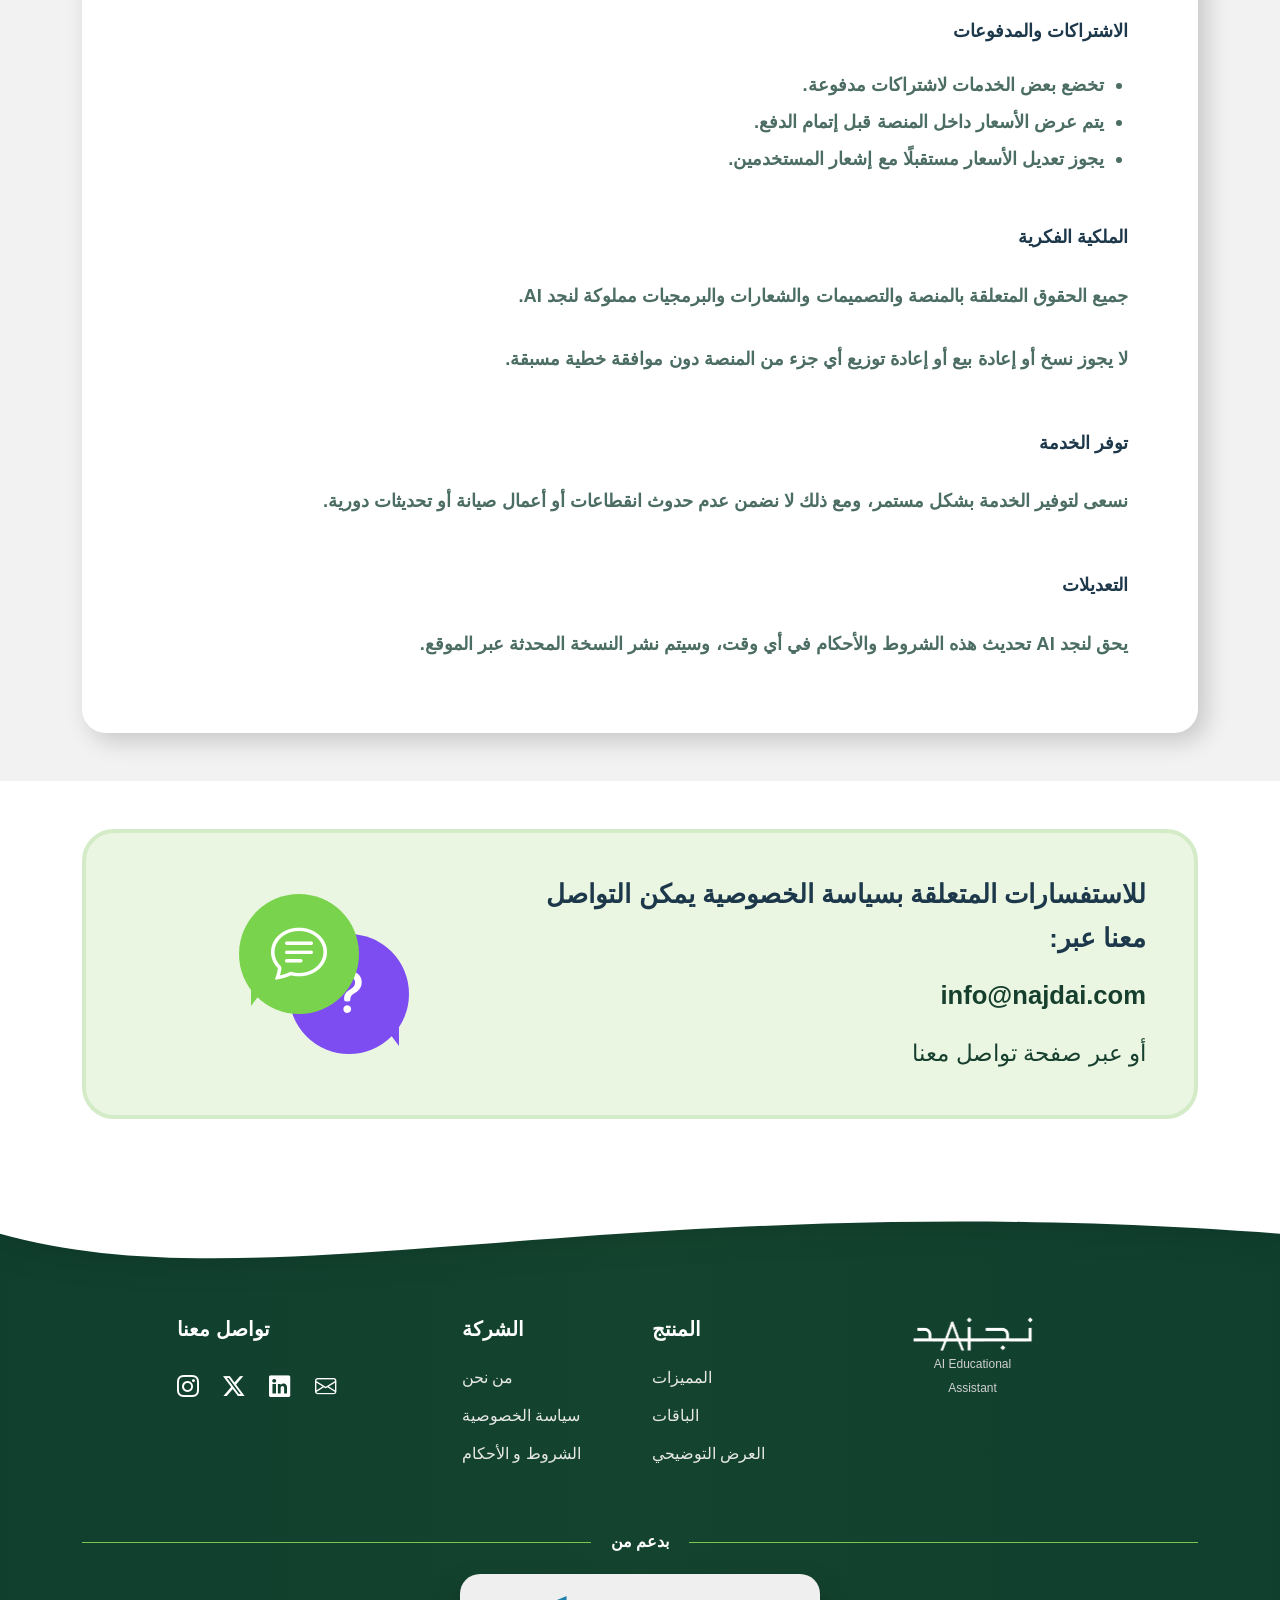
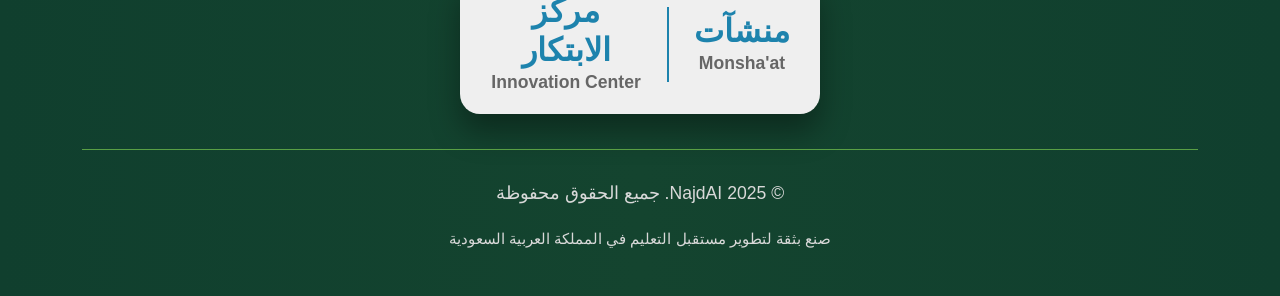
<file: terms-conditions.html>
<!DOCTYPE html>
<html lang="ar" dir="rtl" >
<head>
    <meta charset="UTF-8">
    <meta name="viewport" content="width=device-width, initial-scale=1.0">
    <title> الشروط والأحكام </title>
    <!-- Bootstrap 5 CSS -->
<link href="https://cdn.jsdelivr.net/npm/bootstrap@5.3.8/dist/css/bootstrap.min.css" rel="stylesheet">

<!-- Google Font -->
<link rel="preconnect" href="https://fonts.googleapis.com">
<link rel="preconnect" href="https://fonts.gstatic.com" crossorigin>

<link href="https://fonts.googleapis.com/css2?family=Tajawal:wght@300;400;500;700;800&display=swap" rel="stylesheet">
<link href="https://cdn.jsdelivr.net/npm/bootstrap-icons@1.11.3/font/bootstrap-icons.css" rel="stylesheet">

<!-- Custom CSS -->
<link rel="stylesheet" href="assets/css/style.css">
</head>

<body class="inner-page">

    
<nav class="navbar navbar-expand-lg custom-navbar">
    <div class="container">

        <a class="navbar-brand" href="index.html">
            <img src="assets/images/logo.png" alt="Logo" class="logo-white">
            <img src="assets/images/dark-logo.png" alt="Logo" class="logo-dark">
        </a>

        <button class="navbar-toggler" type="button"
            data-bs-toggle="collapse"
            data-bs-target="#mainNav">
            <span class="navbar-toggler-icon"></span>
        </button>

        <div class="collapse navbar-collapse justify-content-center" id="mainNav">

            <ul class="navbar-nav mx-auto">

                <li class="nav-item">
                    <a class="nav-link" href="index.html">الرئيسية</a>
                </li>

                 <li class="nav-item">
                    <a class="nav-link" href="features.html">المميزات</a>
                </li>

                <li class="nav-item">
                    <a class="nav-link" href="about.html">من نحن</a>
                </li>
                <li class="nav-item">
                    <a class="nav-link" href="contact.html">تواصل معنا</a>
                </li>



            </ul>

                <a href="login.html" class="btn login-btn">

                <img
                    src="assets/images/icons/1.png"
                    alt="Login"
                    class="login-icon"
                >

                <span>تسجيل الدخول</span>

            </a>

        </div>
    </div>
</nav>



<section class="py-5 terms-section">
    <div class="container">

         <!-- Page Badge -->
        <div class="najd-policy-header text-center mb-5">

            <div class="najd-policy-badge">

                <span>الشروط و الأحكام</span>

                <i class="bi bi-shield-lock"></i>

            </div>

        </div>

        <!-- Content Card -->
        <div class="terms-card">

            <div class="terms-item">
                <h3>مقدمة</h3>
                <p>
                    مرحبًا بك في نجد AI. باستخدامك للمنصة فإنك توافق على الالتزام بهذه
                    الشروط والأحكام. يرجى قراءة هذه الشروط بعناية قبل استخدام خدماتنا.
                </p>
            </div>

            <div class="terms-item">
                <h3>وصف الخدمة</h3>
                <p>
                    نجد AI منصة تعليمية مدعومة بالذكاء الاصطناعي تساعد المعلمين والمعلمات
                    والمؤسسات التعليمية على إنشاء المحتوى التعليمي، بما في ذلك:
                </p>

                <ul>
                    <li>خطط الدروس</li>
                    <li>الاختبارات</li>
                    <li>الأنشطة التفاعلية</li>
                    <li>العروض التقديمية</li>
                    <li>التقارير والتحليلات التعليمية</li>
                </ul>
            </div>

            <div class="terms-item">
                <h3>الحسابات</h3>

                <p>
                    عند إنشاء حساب في المنصة فإنك توافق على:
                </p>

                <ul>
                    <li>تقديم معلومات صحيحة ومحدثة.</li>
                    <li>المحافظة على سرية بيانات الدخول.</li>
                    <li>تحمل المسؤولية عن جميع الأنشطة التي تتم من خلال حسابك.</li>
                </ul>
            </div>

            <div class="terms-item">
                <h3>الاستخدام المقبول</h3>

                <p>يُمنع استخدام المنصة في:</p>

                <ul>
                    <li>أي نشاط غير قانوني.</li>
                    <li>انتهاك حقوق الملكية الفكرية للآخرين.</li>
                    <li>محاولة الوصول غير المصرح به إلى أنظمة المنصة.</li>
                    <li>نشر أو مشاركة محتوى ضار أو مسيء.</li>
                </ul>
            </div>

            <div class="terms-item">
                <h3>المحتوى المُنشأ بواسطة الذكاء الاصطناعي</h3>

                <p>
                    قد تحتوي المخرجات التي يتم إنشاؤها بواسطة الذكاء الاصطناعي على أخطاء
                    أو معلومات غير دقيقة. يتحمل المستخدم مسؤولية مراجعة المحتوى والتحقق
                    من ملاءمته قبل استخدامه أو نشره.
                </p>
            </div>

            <div class="terms-item">
                <h3>الاشتراكات والمدفوعات</h3>

                <ul>
                    <li>تخضع بعض الخدمات لاشتراكات مدفوعة.</li>
                    <li>يتم عرض الأسعار داخل المنصة قبل إتمام الدفع.</li>
                    <li>يجوز تعديل الأسعار مستقبلًا مع إشعار المستخدمين.</li>
                </ul>
            </div>

            <div class="terms-item">
                <h3>الملكية الفكرية</h3>

                <p>
                    جميع الحقوق المتعلقة بالمنصة والتصميمات والشعارات والبرمجيات
                    مملوكة لنجد AI.
                </p>

                <p>
                    لا يجوز نسخ أو إعادة بيع أو إعادة توزيع أي جزء من المنصة دون
                    موافقة خطية مسبقة.
                </p>
            </div>

            <div class="terms-item">
                <h3>توفر الخدمة</h3>

                <p>
                    نسعى لتوفير الخدمة بشكل مستمر، ومع ذلك لا نضمن عدم حدوث انقطاعات
                    أو أعمال صيانة أو تحديثات دورية.
                </p>
            </div>

            <div class="terms-item mb-0">
                <h3>التعديلات</h3>

                <p>
                    يحق لنجد AI تحديث هذه الشروط والأحكام في أي وقت، وسيتم نشر
                    النسخة المحدثة عبر الموقع.
                </p>
            </div>

        </div>
    </div>
</section>


<section class="najd-policy-contact py-5">
    <div class="container">

        <div class="najd-policy-contact-box">

            <div class="row align-items-center">

                <!-- Text -->
                <div class="col-lg-8">

                    <div class="najd-policy-contact-content">

                        <h3>
                            للاستفسارات المتعلقة بسياسة الخصوصية يمكن التواصل معنا عبر:
                        </h3>

                        <a href="mailto:info@najdai.com" class="najd-policy-email">
                            info@najdai.com
                        </a>

                        <p>
                            أو عبر صفحة تواصل معنا
                        </p>

                    </div>

                </div>

                <!-- Icon -->
                <div class="col-lg-4">

                    <div class="najd-policy-contact-icon">

                        <div class="najd-chat-icon najd-chat-purple">
                            <i class="bi bi-question-lg"></i>
                        </div>

                        <div class="najd-chat-icon najd-chat-green">
                            <i class="bi bi-chat-text"></i>
                        </div>

                    </div>

                </div>

            </div>

        </div>

    </div>
</section>

<footer class="footer-area">

    <!-- Top Wave -->
    <div class="footer-wave">
        <svg viewBox="0 0 1440 180" preserveAspectRatio="none">
            <path
                fill="#ffffff"
                d="M0,80
                   C300,170 700,20 1440,80
                   L1440,0
                   L0,0
                   Z">
            </path>
        </svg>
    </div>

    <div class="container">

        <div class="row text-center text-lg-start justify-content-center gy-5">

            <!-- Logo -->
            <div class="col-lg-3 col-md-6">
                <div class="footer-logo">
                    <img class="img-fluid" src="assets/images/logo.png" alt="">
                    <small>AI Educational Assistant</small>
                </div>
            </div>

            <!-- Product -->
            <div class="col-lg-2 col-md-6">
                <h5 class="footer-title">المنتج</h5>

                <ul class="footer-links">
                    <li><a href="features.html">المميزات</a></li>
                    <li><a href="#">الباقات</a></li>
                    <li><a href="#">العرض التوضيحي</a></li>
                </ul>
            </div>

            <!-- Company -->
            <div class="col-lg-2 col-md-6">
                <h5 class="footer-title">الشركة</h5>

                <ul class="footer-links">
                    <li><a href="about.html">من نحن</a></li>
                    <li><a href="privacy-policy.html">سياسة الخصوصية</a></li>
                    <li><a href="terms-conditions.html">الشروط و الأحكام</a></li>
                </ul>
            </div>

            <!-- Contact -->
            <div class="col-lg-3 col-md-6">
                <h5 class="footer-title">تواصل معنا</h5>

                <div class="social-links">

                    <a href="#">
                        <i class="bi bi-envelope"></i>
                    </a>

                    <a href="#">
                        <i class="bi bi-linkedin"></i>
                    </a>

                    <a href="#">
                        <i class="bi bi-twitter-x"></i>
                    </a>

                    <a href="#">
                        <i class="bi bi-instagram"></i>
                    </a>

                </div>
            </div>

        </div>

        <!-- Supported -->
        <div class="support-area">

            <div class="support-header">
                <span>بدعم من</span>
            </div>

            <div class="support-card">

                <div class="support-brand">
                    <div class="support-name">منشآت</div>
                    <div class="support-sub">Monsha'at</div>
                </div>

                <div class="support-divider"></div>

                <div class="support-brand">
                    <div class="support-name">مركز الابتكار</div>
                    <div class="support-sub">Innovation Center</div>
                </div>

            </div>

        </div>

        <!-- Bottom -->
        <div class="footer-bottom">

            <p class="copyright">
                © 2025 NajdAI. جميع الحقوق محفوظة
            </p>

            <p class="location">
                صنع بثقة لتطوير مستقبل التعليم في المملكة العربية السعودية
            </p>

        </div>

    </div>

</footer>




<script src="https://cdn.jsdelivr.net/npm/bootstrap@5.3.2/dist/js/bootstrap.bundle.min.js"></script>
 <script src="https://code.jquery.com/jquery-3.7.1.min.js"></script>
<script src="assets/js/main.js"></script>



</body>
</html>
</file>
<file: assets/css/style.css>
.hero,.hero-area{min-height:100vh}.content-card,.footer-bottom,.footer-logo,.najd-goal-card,.pricing-card,.support-brand{text-align:center}.najd-chat-green::after,.najd-chat-purple::after{content:"";bottom:8px;width:0;height:0;position:absolute}:root{--primary:#1f5f46;--primary-dark:#0e3d2b;--active:#70ff3b;--border:#6fff3bb4;--white:#fff;--text:#24332c;--shadow:0 10px 30px rgba(0,0,0,.12);--dark:#1f4638;--green:#8ed96b;--purple:#c27ae7;--orange:#ff8b38;--blue:#6c63ff;--najah-primary:#477663;--najah-dark:#1f4738;--najah-white:#fff;--najah-primary:#477663;--najah-dark:#214337}h1,h2,h3,h4{color:#1c384a!important}h1,h2{font-size:50px;font-weight:600}p{font-size:17px;font-weight:500;padding:5px 0}body{font-family:Cairo,sans-serif}body,html{overflow-x:hidden}.custom-navbar{width:100%;z-index:999}.custom-navbar .nav-link{font-size:18px;padding:12px 20px;position:relative;margin:0 10px;font-weight:400}.custom-navbar .nav-link.active{color:var(--active)}.inner-page .nav-link:hover,.login-btn{color:var(--primary)}.custom-navbar .nav-link.active::after{content:'';position:absolute;bottom:0;right:20px;width:30px;height:3px;background:var(--active);border-radius:20px}.navbar-brand img{width:120px}.home-page .logo-white,.inner-page .login-icon,.inner-page .logo-dark,.logo-white,.najah-trial-text strong{display:block}.home-page .login-icon,.home-page .logo-dark,.inner-page .logo-white,.logo-dark{display:none}.home-page .navbar-toggler{border-color:rgba(255,255,255,.4)}.home-page .navbar-toggler:focus,.inner-page .navbar-toggler:focus{box-shadow:none}.home-page .navbar-toggler-icon{background-image:url("data:image/svg+xml,%3csvg xmlns='http://www.w3.org/2000/svg' viewBox='0 0 30 30'%3e%3cpath stroke='rgba%28255,255,255,1%29' stroke-linecap='round' stroke-miterlimit='10' stroke-width='2' d='M4 7h22M4 15h22M4 23h22'/%3e%3c/svg%3e")}.inner-page .navbar-toggler{border-color:rgba(0,0,0,.15)}.home-page .custom-navbar{position:absolute;top:40px;left:50%;transform:translateX(-50%);width:60%;background:rgba(255,255,255,.15);border:1px solid rgba(93,255,5,.3);border-radius:24px}.home-page .nav-link,.institution-btn:hover{color:#fff}.inner-page .custom-navbar{position:relative;background:#fff;border-bottom:2px solid var(--border);box-shadow:rgba(0,0,0,.06) 0 2px 4px 0 inset;padding:12px 0}.inner-page .nav-link{color:#222}.login-btn{display:flex;align-items:center;justify-content:center;gap:10px;background:#fff;padding:14px 30px;border-radius:18px;font-weight:600;box-shadow:var(--shadow);text-decoration:none}.btn-demo,h3,h4{font-weight:500}.login-icon{width:18px;height:18px;object-fit:contain}.inner-page .login-btn{background:#fff;color:#222}.btn:hover{color:var(--primary);background-color:#fff;border-color:none}.hero-area{position:relative;width:100%;display:flex;justify-content:center;align-items:center;overflow:hidden}.hero-overlay,.hero-video{position:absolute;inset:0}.hero,.icon-box{align-items:center}.hero-video{width:100%;height:100%;object-fit:cover;z-index:1}.hero-overlay{background:linear-gradient(to bottom,rgba(0,0,0,.15),rgba(17,72,54,.873),rgba(10,60,43,.9));z-index:2}.content-card{position:relative;z-index:5;background:rgba(255,255,255,.807);padding:60px 40px;margin:0 40px;border-radius:12px;box-shadow:0 25px 50px rgba(0,0,0,.15)}.wave-wrapper{position:absolute;bottom:-2px;left:0;width:100%;z-index:4}.wave-wrapper svg{width:100%;height:260px;display:block}.wave-fill{fill:#ffffff}.wave-line{fill:none;stroke:#70ff3b;stroke-width:2}.hero{display:flex;padding:80px 0}.hero-content h1{line-height:1.1;color:#1f4337}.hero-content p{color:#35574b;margin-top:25px;margin-bottom:50px}h3,h4{font-size:18px}.btn-demo{background:#2f5c4c;color:#fff;padding:15px 35px;border-radius:50px;border:none;box-shadow:0 10px 25px rgba(0,0,0,.15)}.btn-video{border:2px solid #6f8f82;color:#44685a;padding:13px 35px;border-radius:50px;background:0 0}.cards-wrapper{position:relative;width:100%;max-width:700px;margin:auto}.glow{position:absolute;width:500px;height:500px;background:#bdf3a7;border-radius:50%;filter:blur(80px);opacity:.4;left:50%;top:50%;transform:translate(-50%,-50%);z-index:0}.icon-box,.icon-box img{width:50px}.top-cards{display:grid;grid-template-columns:repeat(2,1fr);gap:18px;margin-bottom:20px;position:relative;z-index:2}.mini-card{background:#fff;border-radius:20px;padding:18px;box-shadow:0 12px 30px rgba(0,0,0,.12);position:relative;animation:4s ease-in-out infinite float}.mini-card:nth-child(2){animation-delay:.5s}.mini-card:nth-child(3){animation-delay:1s}.mini-card:nth-child(4){animation-delay:1.5s}@keyframes float{0%,100%{transform:translateY(0)}50%{transform:translateY(-15px)}}.icon-box{height:50px;border-radius:12px;display:flex;justify-content:center;color:#fff;font-size:22px;position:absolute;top:14px;left:14px}.orange{background:#ff7a1a}.green{background:#89cf42}.pink{background:#ea4c9c}.purple{background:#8c52ff}.badge-custom{display:inline-block;padding:4px 12px;border-radius:20px;font-size:13px;font-weight:700}.chat-card{background:#fff;border-radius:24px;overflow:hidden;box-shadow:0 15px 35px rgba(0,0,0,.15);position:relative;z-index:2}.chat-header{background:linear-gradient(90deg,#9d64ff,#7b3ff7);color:#fff;padding:10px 15px}.input-box,.msg{background:#efefef}.chat-body{padding:16px}.msg{border-radius:14px;padding:14px;margin-bottom:12px;font-size:15px;color:#666}.input-box{border-radius:40px;padding:12px 20px;display:flex;align-items:center;justify-content:space-between}.send-btn{width:40px;height:40px;border-radius:50%;background:#8c52ff;color:#fff;border:none}.curve-divider{width:100%;height:clamp(40px,8vw,80px);overflow:hidden}.curve-divider svg{width:100%;height:100%;display:block}.line-dark{fill:none;stroke:#365c55;stroke-width:2}.line-green{fill:none;stroke:#57ff1f;stroke-width:2}.services-sect{padding:80px 0}.services-sect-title{font-size:clamp(2.2rem,5vw,4rem);font-weight:800;color:var(--dark);margin-bottom:20px}.services-sect-subtitle{color:#18372d;font-size:1.45rem;line-height:1.8;max-width:850px;margin:auto}.services-sect-process-wrapper{margin-top:35px;margin-bottom:80px}span.services-sect-step img{width:15px}.services-sect-process{display:flex;justify-content:center;align-items:center;flex-wrap:wrap;gap:10px}.services-sect-step{background:#fff;border-radius:50px;padding:5px 20px;font-weight:700;font-size:14px;box-shadow:0 5px 15px rgba(0,0,0,.08)}.services-sect-connector{width:22px;height:2px;background:#59796e}.services-sect-plan{color:#5c44ff}.services-sect-create{color:#c06fe7}.services-sect-evaluate{color:#8bd36d}.services-sect-analyze{color:#ff8c42}.services-sect-card{background:#fff;border-radius:24px;padding:22px;height:100%;display:flex;align-items:center;gap:20px;transition:.35s;box-shadow:0 16px 24px rgba(0,0,0,.12),0 5px 10px rgba(0,0,0,.08)}.services-sect-card:hover{transform:translateY(-8px)}.services-sect-icon{width:70px;height:70px;min-width:70px;border-radius:14px;display:flex;justify-content:center;align-items:center;color:#fff;font-size:32px;box-shadow:0 10px 20px rgba(0,0,0,.25)}.icons-box img,.services-sect-icon img{width:70px}.services-sect-green{background:#84d86b}.services-sect-purple{background:#c57ae7}.services-sect-violet{background:#7b4cff}.services-sect-orange{background:#ff8a37}.services-sect-gold{background:#f4bb57}.services-sect-blue{background:#8b63ff}.services-sect-red{background:#ff6b6b}.services-sect-teal{background:#20c997}.services-sect-sky{background:#4dabf7}.services-sect-card-title{font-size:2rem;font-weight:800;color:var(--dark);margin-bottom:8px}.services-sect-card-text{color:#2d423a;line-height:1.6;font-size:1rem}@media(max-width:768px){.services-sect{padding:60px 0}.services-sect-subtitle{font-size:1.1rem}.services-sect-card{text-align:center;flex-direction:column}.services-sect-card-title{font-size:1.6rem}.services-sect-connector{display:none}.services-sect-process{gap:12px}}.icons-box,.najd-goal-icon{align-items:center;display:flex}.section-title{font-size:3rem;font-weight:800;color:#18322b;margin-bottom:10px}.section-subtitle{font-size:1.4rem;color:#18322b;margin-bottom:50px}.pricing-card{background:#fff;border-radius:28px;padding:30px 25px 35px;height:100%;box-shadow:0 12px 30px rgba(0,0,0,.05),0 0 30px rgba(145,118,255,.12);border:1px solid transparent}.featured-card{border:1.5px solid #89d663;box-shadow:0 12px 30px rgba(0,0,0,.05),0 0 30px rgba(137,214,99,.15)}.icons-box{width:100px;height:100px;margin:0 auto 25px;border-radius:18px;justify-content:center;font-size:52px}.gift-box,.group-box{background:#e7ddff;color:#7c4dff}.star-box{background:#e6f3dd;color:#77d04d}.card-title{font-size:2rem;font-weight:800;color:#1f3a34;margin-bottom:8px}.card-subtitle{color:#2d4d45;font-size:1.3rem;font-weight:600;margin-bottom:10px}.price-wrap{margin:18px 0}.currency{font-size:42px;font-weight:800;vertical-align:top}.amount{font-size:70px;line-height:1;font-weight:800}.price-note{font-size:1.1rem;color:#666;margin-top:8px}.check-main,.price-highlight{color:#77d04d}.check-alt,.price-alt{color:#7c4dff}.feature-list{list-style:none;padding:0;margin:25px 0 35px}.btn-outline-custom,.btn-solid-custom{min-width:190px;padding:12px 24px;font-size:1.5rem}.feature-list li{position:relative;padding-right:34px;margin-bottom:14px;color:#444;font-weight:500;font-size:1rem;text-align:right}.feature-list li i{position:absolute;right:0;top:3px;font-size:20px}.btn-outline-custom{border:2px solid #8d63ff;color:#8d63ff;background:#fff;border-radius:18px;font-weight:700}.btn-solid-custom{background:#80d25b;color:#fff;border:none;border-radius:18px;font-weight:700;box-shadow:0 15px 25px rgba(0,0,0,.15)}.institution-contact-section,.institution-section{padding:40px 0 90px}.najd-ai-compare-sec,.najd-goals-section{background:#fff}.najd-goals-title{color:#163c2d;font-weight:700;font-size:clamp(2rem,3vw,4rem)}.najd-goal-card{background:#fafafa;border-radius:24px;padding:2.5rem 2rem;height:100%;transition:.3s}.najd-goal-card:hover{transform:translateY(-4px)}.najd-goal-icon{width:110px;height:110px;margin:0 auto 2rem;background:#eef5e8;border-radius:12px;justify-content:center}.najd-goal-icon i{font-size:3.5rem;color:#24553f}.najd-goal-card h3{color:#3d6a5b!important;font-weight:700;margin-bottom:1.5rem;font-size:clamp(1.8rem,2vw,3rem)}.najd-goal-card p{color:#2e3d45;line-height:1.7;margin:0;font-size:1.2rem}.najd-info-box{background:#fafafa;border-radius:24px;padding:2.5rem;height:100%}.najd-info-icon{margin:auto;display:flex;align-items:center;justify-content:center}.najd-info-icon img{width:60px}.najd-info-icon-green{background:#dfeae4}.najd-info-icon-green i{color:#5c7d70}.najd-info-icon-purple{background:#ede1f6}.najd-info-icon-purple i,.najd-purple{color:#7a15b8}.bg_extra{background:rgba(93,1,159,.119)!important}.najd-info-title{color:#1f4d39;font-weight:700;margin-bottom:1rem;font-size:clamp(2rem,2.2vw,3rem)}.najd-info-text{color:#28353d;line-height:1.5;margin:0;font-size:1.25rem}.institution-box{background:#fff;border-radius:34px;padding:40px 55px;box-shadow:0 28px 40px rgba(140,95,255,.18),0 10px 20px rgba(0,0,0,.05)}.institution-title{color:#1f3a34;font-size:3rem;font-weight:800;margin-bottom:12px}.institution-subtitle{color:#666;font-size:1.9rem;font-weight:500;margin-bottom:30px}.institution-btn{display:inline-flex;align-items:center;justify-content:center;min-width:260px;height:74px;background:#6f35f5;color:#fff;text-decoration:none;border-radius:24px;font-size:1rem;font-weight:700;box-shadow:0 14px 24px rgba(0,0,0,.18)}.fake-field{height:54px;background:#fff;border:2px solid #8d63ff;border-radius:999px;display:flex;align-items:center;justify-content:flex-start;padding-inline:24px;color:#8a8a8a;font-size:1rem;font-weight:600;box-shadow:0 14px 20px rgba(0,0,0,.12)}@media (max-width:991px){.hero-content{text-align:center;margin-bottom:60px}.hero-content h1{font-size:48px}.hero-content p{font-size:22px}.top-cards{grid-template-columns:1fr}.pricing-card{margin-bottom:25px}.institution-title,.section-title{font-size:2.2rem}.section-subtitle{font-size:1.1rem}.amount{font-size:55px}.feature-list li{text-align:center}.najd-goal-card{padding:2rem 1.5rem}.najd-goal-icon,.najd-info-icon{width:90px;height:90px}.najd-goal-icon i,.najd-info-icon i{font-size:3rem}.institution-box{padding:35px 25px;text-align:center}.institution-subtitle{font-size:1.2rem}.institution-btn{min-width:240px;font-size:1.4rem}}.footer-area{position:relative;overflow:hidden;background:linear-gradient(90deg,#103f2e 0,#14442f 50%,#103f2e 100%);color:#fff;padding-bottom:40px}.footer-wave{width:100%;line-height:0}.footer-wave svg{display:block;width:100%;height:150px;filter:drop-shadow(0 -10px 20px rgba(0,0,0,.25))}.footer-area .container{max-width:1140px}.footer-logo{width:120px;margin:0 auto}.footer-logo h2{font-size:4rem;font-weight:300;margin-bottom:0;color:#dcdcdc!important}.footer-logo small{color:#cfcfcf;font-size:.75rem}.footer-title{color:#fff;font-weight:700;margin-bottom:25px}.footer-links{list-style:none;padding:0;margin:0}.footer-links li{margin-bottom:14px}.footer-links a{color:#e8e8e8;text-decoration:none}.social-links{display:flex;justify-content:left;gap:24px;margin-top:30px}.social-links a{color:#fff;font-size:1.35rem}.support-area{margin-top:50px}.support-header{display:flex;align-items:center;gap:20px;margin-bottom:20px}.support-header::after,.support-header::before{content:"";flex:1;height:1px;background:#78c84f}.support-header span{color:#fff;font-weight:700}.support-card{max-width:100%;width:360px;margin:auto;background:#efefef;border-radius:20px;display:flex;align-items:center;justify-content:center;padding:18px 30px;box-shadow:0 18px 30px rgba(0,0,0,.35)}.support-name{color:#1d83ad;font-size:2rem;font-weight:800;line-height:1.2}.support-sub{color:#666;font-size:1.1rem;font-weight:600}.support-divider{width:2px;height:75px;background:#1d83ad;margin:0 25px}.footer-bottom{margin-top:35px;padding-top:25px;border-top:1px solid rgba(120,200,79,.7)}.copyright{margin-bottom:12px;color:#d9d9d9;font-size:1.1rem}.location{color:#d9d9d9;font-size:.95rem;margin-bottom:0}.common-hero{background:linear-gradient(90deg,rgba(6,31,22,.986) 0,#0a3622 35%,rgba(16,68,43,.836) 55%,rgba(16,68,43,.297) 70%,rgba(16,68,43,0) 100%) center/cover,url('../images/commonhero.png') center/cover;min-height:500px}.contact-hero{background:linear-gradient(90deg,rgba(6,31,22,.986) 0,#0a3622 35%,rgba(16,68,43,.836) 55%,rgba(16,68,43,.297) 70%,rgba(16,68,43,0) 100%) 0 0/cover,url('../images/contact_hero.png') 0 0/cover}.about-hero{background:linear-gradient(90deg,rgba(6,31,22,.986) 0,#0a3622 35%,rgba(16,68,43,.836) 55%,rgba(16,68,43,.297) 70%,rgba(16,68,43,0) 100%) 0 0/cover,url('../images/about_herp.png') 0 0/cover}.hero-content{height:100%;display:flex;flex-direction:column;justify-content:center;text-align:left;padding-right:8rem!important}.hero-highlight{color:#6f3!important}@media (max-width:991.98px){.hero-content{padding-right:3rem!important}}.najd-ai-main-title{color:#1f3f32;font-size:clamp(2.3rem,4vw,4.8rem);line-height:1.2}.najd-ai-subtitle{color:#4b5563;font-size:clamp(1rem,1.3vw,1.5rem)}.najd-ai-card{position:relative;background:#fff;border-radius:30px;overflow:visible;height:100%}.najd-ai-card-green{border:3px solid #78d64b}.najd-ai-card-gray{border:2px solid #b9b9b9}.najd-ai-card-header{background:#eef5ea;text-align:center;padding:2rem 1rem}.najd-ai-card-header h3{margin:0;color:#48695d;font-size:clamp(2rem,3vw,4rem);font-weight:700}.najd-ai-card-header-gray{background:#fff;border-bottom:1px solid #ededed}.najd-ai-card-header-gray h3{color:#4a5568;font-size:clamp(1.6rem,2.2vw,3rem);margin-bottom:.5rem}.najd-ai-card-header-gray p{margin:0;color:#4a5568;font-size:clamp(1rem,1.2vw,1.4rem)}.najd-ai-card-body{padding:2.5rem 2rem}.najd-ai-item{display:flex;align-items:center;gap:18px;margin-bottom:.7rem;color:#4a5568;font-weight:600;font-size:clamp(1rem,1.2vw,1.9rem);line-height:1.5}.najd-ai-item span,.najd-info-content{flex:1;text-align:right}.najd-ai-item i{order:-1;flex-shrink:0;color:#6c8c7a;font-size:1.55rem}.najd-ai-item-gray i{color:#bdbdbd}.najd-ai-badge{position:absolute;top:-16px;right:-16px;width:96px;height:96px;background:#78d64b;border-radius:14px;display:flex;align-items:center;justify-content:center;z-index:5}.najd-ai-badge i{color:#fff;font-size:3.8rem}@media (max-width:991.98px){.najd-ai-card-body{padding:1.75rem 1.5rem}.najd-ai-badge{width:80px;height:80px}.najd-ai-badge i{font-size:3rem}}.najd-reality-box{background:#e8f5df;border:4px solid #d3eac7;border-radius:32px;padding:4rem 3rem}.najah-trial-text,.najd-coming-tools-content,.najd-policy-contact-content,.najd-reality-content{text-align:right}.najd-reality-title{color:#1f3f32;font-weight:700;font-size:clamp(2rem,3vw,4rem);margin-bottom:2rem}.najd-reality-text{color:#4b5563;font-size:clamp(1.2rem,1.5vw,2rem);line-height:1.8}.najd-reality-highlight{color:#114b3a;font-weight:700;line-height:1.4;font-size:clamp(1.3rem,1.8vw,2.3rem)}.najd-icon-grid{display:grid;grid-template-columns:repeat(3,1fr);gap:3rem 2.5rem;max-width:500px}.najd-icon-card{width:70px;height:70px;border-radius:16px;display:flex;align-items:center;justify-content:center;box-shadow:0 18px 24px rgba(0,0,0,.18);margin:auto}.najd-icon-card img{width:90%;height:auto;object-fit:contain}.najd-purple{background:#8b5cf6}.najd-orange{background:#ff8a2a}.najd-violet{background:#c47af5}.najd-yellow{background:#f6be5c}.najd-green{background:#86d95d}.najd-deep-purple{background:#7438e8}.najd-btn-primary,.najd-btn-video{height:82px;font-size:clamp(1.2rem,1.4vw,2rem);font-weight:700;text-decoration:none;transition:.3s}.najd-coming-tools-box{background:#edf8e8;border:4px solid #d2e9c6;border-radius:30px;min-height:160px;padding:2rem 3rem;display:flex;align-items:center}.najd-coming-tools-content h3{color:#163a2d;font-weight:700;font-size:25px!important;line-height:1.35;font-size:clamp(1.3rem,2vw,3rem)}.najd-coming-tools-gif{display:flex;justify-content:center;align-items:center}.najd-coming-tools-gif img{max-width:280px;width:100%;height:auto;display:block}@media (max-width:991.98px){.najd-reality-box{padding:2.5rem 1.5rem}.najd-reality-content{text-align:center;margin-bottom:3rem}.najd-icon-grid{margin:auto}.najd-coming-tools-box{padding:2rem}.najd-coming-tools-gif img{max-width:220px}}@media (max-width:767.98px){.common-hero{min-height:350px}.hero-content{padding-right:1rem!important;text-align:center}.najd-ai-main-title{font-size:2rem}.najd-ai-item,.najd-ai-subtitle{font-size:1rem}.najd-ai-card-header{padding:1.5rem 1rem}.najd-ai-item{gap:12px;margin-bottom:1.25rem}.najd-ai-badge{width:70px;height:70px;top:-10px;right:-10px}.najd-ai-badge i{font-size:2.5rem}.najd-coming-tools-box{min-height:auto;padding:1.5rem}.najd-coming-tools-content{margin-bottom:1.5rem}.najd-coming-tools-content h3{font-size:1.2rem;line-height:1.6}.najd-coming-tools-gif img{max-width:180px}}.najd-cta-wrap{display:flex;justify-content:center;align-items:center;gap:20px;flex-wrap:wrap}.najd-btn-primary{background:#5e8576;color:#fff;min-width:300px;border-radius:28px;display:flex;align-items:center;justify-content:center;gap:14px;box-shadow:0 14px 24px rgba(0,0,0,.15)}.najd-btn-video,.najd-info-card{align-items:center;display:flex}.najd-btn-primary:hover{color:#fff;transform:translateY(-2px)}.najd-btn-primary img{width:28px;height:28px;object-fit:contain}.najd-btn-video{background:#fff;border:3px solid #5e8576;color:#5e8576;min-width:380px;border-radius:28px;justify-content:center;gap:18px}.najd-btn-video:hover{color:#5e8576}.najd-btn-video img{width:48px;height:48px;object-fit:contain}.najd-contact-form-card{background:#fff;border:3px solid #79d34f;border-radius:18px;padding:2rem;height:100%}.najd-contact-title{text-align:center;color:#1f4d39;font-weight:700;margin-bottom:2rem}.najd-label{color:#2d5f49;font-weight:600;margin-bottom:.75rem}.najd-input{border:1px solid #9db5a9;border-radius:8px;background:#fff;min-height:52px}textarea.najd-input{resize:none}.najd-input:focus{box-shadow:none;border-color:#79d34f}.najd-submit-btn{width:100%;border:none;height:56px;background:#79d34f;color:#173f2e;border-radius:30px;font-weight:700;transition:.3s}.najd-submit-btn:hover{background:#6bc743}.najd-info-card{background:#fff;border:3px solid #79d34f;border-radius:18px;gap:1.5rem;flex-direction:row-reverse;padding:1.75rem;margin-bottom:1.5rem;min-height:160px}.najd-info-icon{width:78px;height:78px;background:#eef5e8;border-radius:12px;display:flex;align-items:center;justify-content:center;flex-shrink:0}.najd-info-icon i{font-size:2.4rem;color:#1f3f32}.najd-info-content h5{margin-bottom:.35rem;color:#4a6d5d;font-weight:600}.najd-info-content h4{margin-bottom:.35rem;color:#173f2e;font-weight:700}.najd-info-content p{margin:0;color:#4a6d5d}.najd-social-card{background:#fff;border:3px solid #79d34f;border-radius:18px;padding:2rem;text-align:center}.najd-social-card h4{color:#4a6d5d;margin-bottom:1.5rem;font-weight:700}.najd-social-icons{display:flex;justify-content:center;align-items:center;gap:2.5rem}.najd-social-icons a{text-decoration:none;color:#173f2e}.najd-social-icons i{font-size:3rem}.najd-feedback-section,.najd-policy-page{background:#f7f7f7}.najd-feedback-card{background:#1d5a37;border-radius:22px;padding:2.5rem;height:100%}.najd-feedback-title{color:#fff;font-weight:700;text-align:right;margin-bottom:1rem;font-size:clamp(2rem,2.8vw,4rem)}.najd-feedback-subtitle{color:#eef5ef;text-align:right;margin-bottom:1rem;font-size:1.15rem;font-weight:600}.najd-stars-wrap{display:flex;justify-content:center;align-items:center;gap:2rem;margin-top:3rem;margin-bottom:6rem}.najd-star-btn{background:0 0;border:none;padding:0;color:#fff;cursor:pointer}.najd-star-btn i{font-size:3rem;line-height:1}.najd-star-btn.active{color:#2f6d49}.najd-feedback-message{text-align:center;color:#d9e0d9;font-weight:700;font-size:2rem}.najd-feedback-textarea{width:100%;height:100px;background:0 0;border:1px solid rgba(255,255,255,.45);border-radius:12px;color:#fff;padding:1rem;resize:none;margin-bottom:2rem}.najd-feedback-textarea:focus{outline:0;box-shadow:none}.najd-feedback-btn{width:100%;height:60px;border:none;border-radius:40px;background:#7bd353;color:#fff;font-size:1.8rem;font-weight:700;transition:.3s}.najd-feedback-btn:hover{background:#6bc544}.najd-feedback-note{text-align:center;margin-top:.75rem;color:#d8d8d8;font-size:.85rem}@media (max-width:991.98px){.najd-feedback-card{padding:2rem 1.5rem}.najd-stars-wrap{gap:1rem;margin-top:2rem;margin-bottom:3rem}.najd-star-btn i{font-size:2.2rem}.najd-feedback-message{font-size:1.5rem}.najd-feedback-btn{height:54px;font-size:1.3rem}}@media (max-width:575.98px){.najd-icon-grid{gap:1.5rem}.najd-icon-card{width:70px;height:70px}.najd-reality-box{border-radius:24px}.najd-feedback-subtitle,.najd-feedback-title{text-align:center}.najd-stars-wrap{justify-content:center;flex-wrap:wrap}}.najd-policy-header{display:flex;justify-content:center}.najd-policy-badge,.terms-badge{display:inline-flex;align-items:center}.najd-policy-badge{background:#fff;padding:12px;border-radius:18px;box-shadow:0 12px 25px rgba(0,0,0,.12)}.najd-policy-badge span{background:#82d85b;color:#fff;padding:14px 32px;border-radius:12px;font-weight:700;font-size:1.3rem}.najd-policy-badge i{color:#82d85b;font-size:2rem;margin-right:15px}.najd-policy-card{background:#fff;border-radius:24px;padding:60px;box-shadow:0 15px 35px rgba(0,0,0,.12)}.najd-policy-content{max-width:900px;margin:auto;text-align:right}.najd-policy-content h3{color:#456f62;font-weight:700;margin-top:2.5rem;margin-bottom:1rem}.najd-policy-content li,.najd-policy-content p{color:#58786c;line-height:2}.najd-policy-content p{margin-bottom:1rem}.najd-policy-content ul{margin-bottom:1.5rem;padding-right:1.5rem}@media (max-width:991px){.footer-logo{margin-bottom:20px}.footer-links,.footer-title,.najd-info-card,.najd-info-content{text-align:center}.social-links{justify-content:center}.footer-wave svg{height:100px}.support-card{width:100%}.najd-info-card{flex-direction:column}.najd-social-icons{gap:1.5rem}.najd-social-icons i{font-size:2.5rem}.najd-policy-card{padding:35px 25px}.najd-policy-badge span{font-size:1rem;padding:12px 20px}.najd-policy-badge i{font-size:1.5rem}}@media (max-width:767px){.najd-goals-title{margin-bottom:1rem}.najd-goal-card{border-radius:20px}.najd-info-box{text-align:center}.najd-info-box .row{flex-direction:column-reverse}.najd-info-icon{margin-top:1.5rem}.najd-info-text{font-size:1rem}.institution-box{border-radius:24px;padding:25px 18px}.institution-title{font-size:1.8rem;line-height:1.5}.institution-subtitle{font-size:1rem;margin-bottom:20px}.fake-field{font-size:1rem;height:50px}.institution-btn{width:100%;min-width:100%;height:60px;font-size:1.1rem}.najd-cta-wrap{flex-direction:column}.najd-btn-primary,.najd-btn-video{width:100%;min-width:unset;max-width:420px;height:70px;font-size:1.1rem}.najd-btn-video img{width:40px;height:40px}.najd-policy-card{padding:25px 20px;border-radius:18px}.najd-policy-content h3{margin-top:2rem}.najd-policy-content li,.najd-policy-content p{line-height:1.9}}.terms-section{background:#f2f2f2}.terms-badge{background:#fff;border-radius:20px;padding:14px 24px;gap:12px;box-shadow:0 8px 20px rgba(0,0,0,.18)}.terms-badge span{background:#8cd96b;color:#fff;font-weight:700;padding:12px 30px;border-radius:10px;font-size:1.1rem}.terms-card{background:#fff;border-radius:24px;padding:50px 70px;box-shadow:8px 8px 24px rgba(0,0,0,.18);text-align:right}.terms-item{margin-bottom:50px}.terms-item h3{color:#3f665b;font-weight:700;margin-bottom:24px}.terms-item li,.terms-item p{color:#4c6d64;font-size:1.15rem;line-height:2;font-weight:600}.terms-item ul{margin:0;padding-right:1.5rem}@media (max-width:768px){.terms-card{padding:30px 20px}.terms-item li,.terms-item p{font-size:1rem}.terms-badge span{padding:10px 20px;font-size:1rem}}.najd-policy-contact-box{background:#eaf6e2;border:4px solid #d4ebc8;border-radius:32px;padding:2.5rem 3rem;min-height:250px;display:flex;align-items:center}.najd-policy-contact-content h3{color:#173f2e;font-weight:700;line-height:1.7;margin-bottom:1rem;font-size:clamp(1.3rem,2vw,2.5rem)}.najd-policy-email{display:block;color:#173f2e;font-weight:800;text-decoration:none;margin-bottom:1rem;font-size:clamp(1.5rem,2vw,2.8rem)}.najd-policy-email:hover{color:#173f2e}.najd-policy-contact-content p{color:#173f2e;margin:0;font-size:clamp(1.3rem,1.8vw,2.3rem)}.najd-policy-contact-icon{position:relative;width:220px;height:160px;margin:auto}.najd-chat-icon{position:absolute;width:120px;height:120px;border-radius:50%;display:flex;align-items:center;justify-content:center}.najd-chat-icon i{color:#fff;font-size:3.5rem}.najah-auth-subtitle,.najah-auth-title,.najah-field label,.najah-forgot-link a{color:var(--najah-dark)}.najd-chat-purple{background:#7d4df2;bottom:0;left:50px}.najd-chat-purple::after{right:10px;border-left:18px solid transparent;border-top:24px solid #7d4df2}.najd-chat-green{background:#7ad34d;top:0;left:0;z-index:2}.najd-chat-green::after{left:12px;border-right:18px solid transparent;border-top:24px solid #7ad34d}@media (max-width:991px){.najd-policy-contact-box{padding:2rem 1.5rem;text-align:center}.najd-policy-contact-content{text-align:center;margin-bottom:2rem}.najd-policy-contact-icon{transform:scale(.9)}}@media (max-width:575px){.najd-policy-contact-box{border-radius:24px}.najd-chat-icon{width:90px;height:90px}.najd-chat-icon i{font-size:2.5rem}.najd-policy-contact-icon{width:170px;height:120px}.najd-chat-purple{left:40px}}.najah-auth-subtitle{text-align:center;font-size:24px;margin-bottom:20px}.najah-field label{font-size:22px;display:block;text-align:right;margin-bottom:8px;font-weight:700}.najah-input-box .form-control{border:1px solid #d8d8d8}.najah-input-box .form-control:focus{box-shadow:none;border-color:var(--najah-primary)}.najah-forgot-link{text-align:right;margin-bottom:25px}.najah-forgot-link a{text-decoration:none}.najah-submit-btn{background:var(--najah-primary)}.najah-register-link{text-align:center;margin-top:25px;font-size:18px}.najah-login-link a,.najah-register-link a{color:var(--najah-dark);font-weight:700}@media(max-width:991px){.najah-auth-card{margin:30px auto;padding:35px 25px}.najah-auth-title{font-size:42px}.najah-auth-subtitle{font-size:18px}.najah-auth-logo{width:120px;right:20px;top:20px}}.najah-auth-page{min-height:100vh;position:relative;background:url("../images/login-page-bg.png") center/cover;overflow:hidden}.najah-auth-overlay{inset:0;position:absolute;inset:0;background:linear-gradient(90deg,rgba(7,48,37,.9) 0,rgba(7,48,37,.7) 20%,rgba(7,48,37,.3) 45%,rgba(7,48,37,0) 70%)}.najah-auth-logo{position:absolute;top:60px;right:90px;width:180px;z-index:20}.najah-auth-card{max-width:560px;box-shadow:0 25px 60px rgba(0,0,0,.18);position:relative;z-index:10;background:rgba(255,255,255,.96);border-radius:16px;padding:20px 60px;margin-left:50px;box-shadow:0 20px 50px rgba(0,0,0,.15)}.najah-auth-title{text-align:center;font-size:48px;font-weight:800;margin-bottom:30px}.najah-trial-box{display:flex;align-items:center;justify-content:space-between;border:1px solid #ddd;border-radius:10px;padding:12px 15px;margin-bottom:25px}.najah-trial-icon{width:40px;height:40px;background:#8c63ff;border-radius:10px;display:flex;align-items:center;justify-content:center;color:#fff}.najah-section-title{text-align:right;color:var(--najah-dark);margin-bottom:15px;font-weight:700}.najah-account-card{position:relative;height:58px;border:1px solid #d8d8d8;border-radius:10px;background:#fff;display:flex;align-items:center;justify-content:space-between;padding:0 15px;cursor:pointer;transition:.3s}.najah-account-card.active{border-color:var(--najah-primary);background:#eef8f3;box-shadow:0 0 0 2px rgba(71,118,99,.15)}.najah-coming-badge{position:absolute;top:-10px;right:-8px;background:#78ee41;color:#214337;padding:2px 10px;border-radius:6px;font-size:12px;font-weight:700}.najah-field{margin-bottom:18px}.najah-input-box{position:relative}.najah-input-box i{left:20px;font-size:22px;position:absolute;right:15px;top:50%;transform:translateY(-50%);color:#8b8b8b;z-index:2;pointer-events:none}.najah-input-box .form-control{height:55px;text-align:right;padding-right:45px;padding-left:15px;border-radius:10px}.najah-input-box .form-control::placeholder{text-align:right}.najah-submit-btn{width:100%;height:58px;border:none;border-radius:10px;background:var(--najah-primary);color:#fff;font-size:22px;font-weight:700;margin-top:10px}.najah-login-link{text-align:center;margin-top:20px}@media(max-width:991px){.najah-auth-card{margin:30px auto;padding:25px}.najah-auth-title{font-size:34px}.najah-auth-logo{width:120px;top:20px;right:20px}}@media screen and (max-width:767px){h1,h2{font-size:35px;font-weight:500}.home-page .custom-navbar{background:rgba(0,0,0,.255);backdrop-filter:blur(20px);width:90%}.hero-area{min-height:80vh;display:flex}.wave-wrapper svg{height:108px}}
</file>
